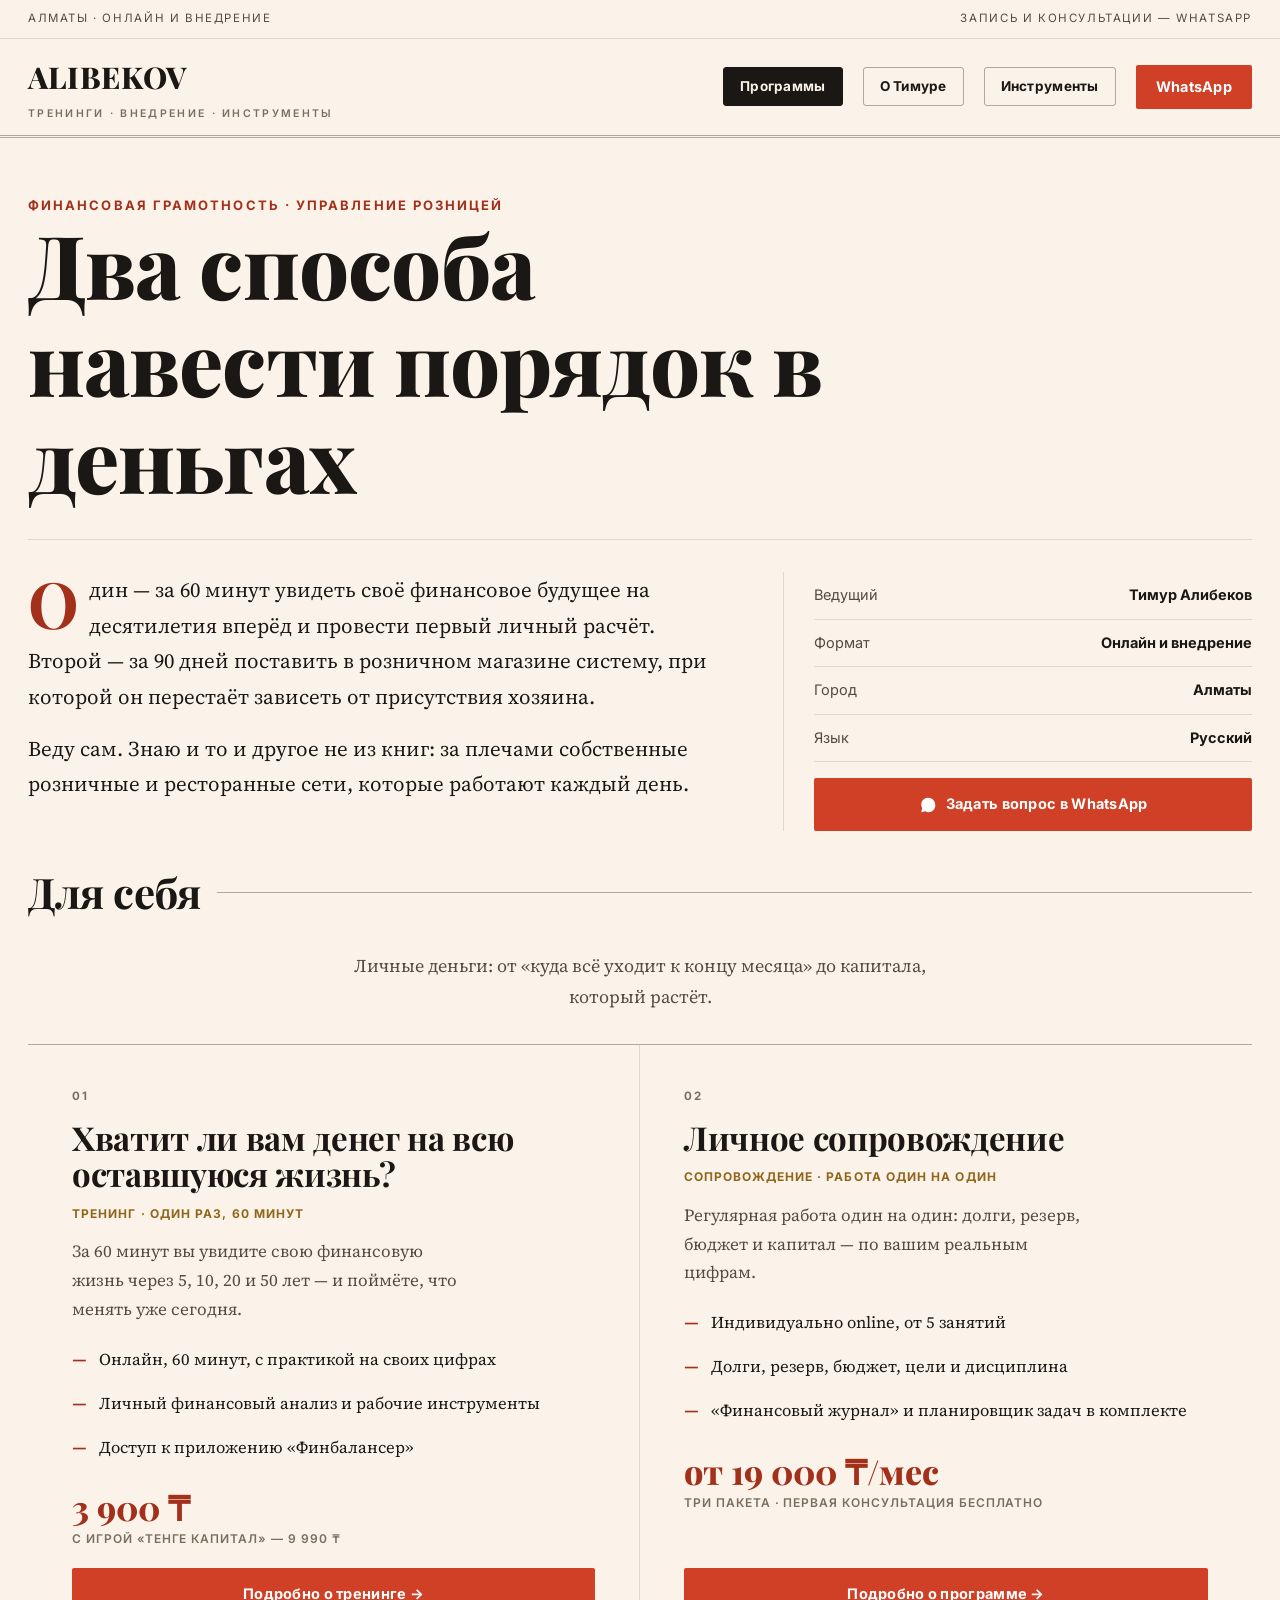
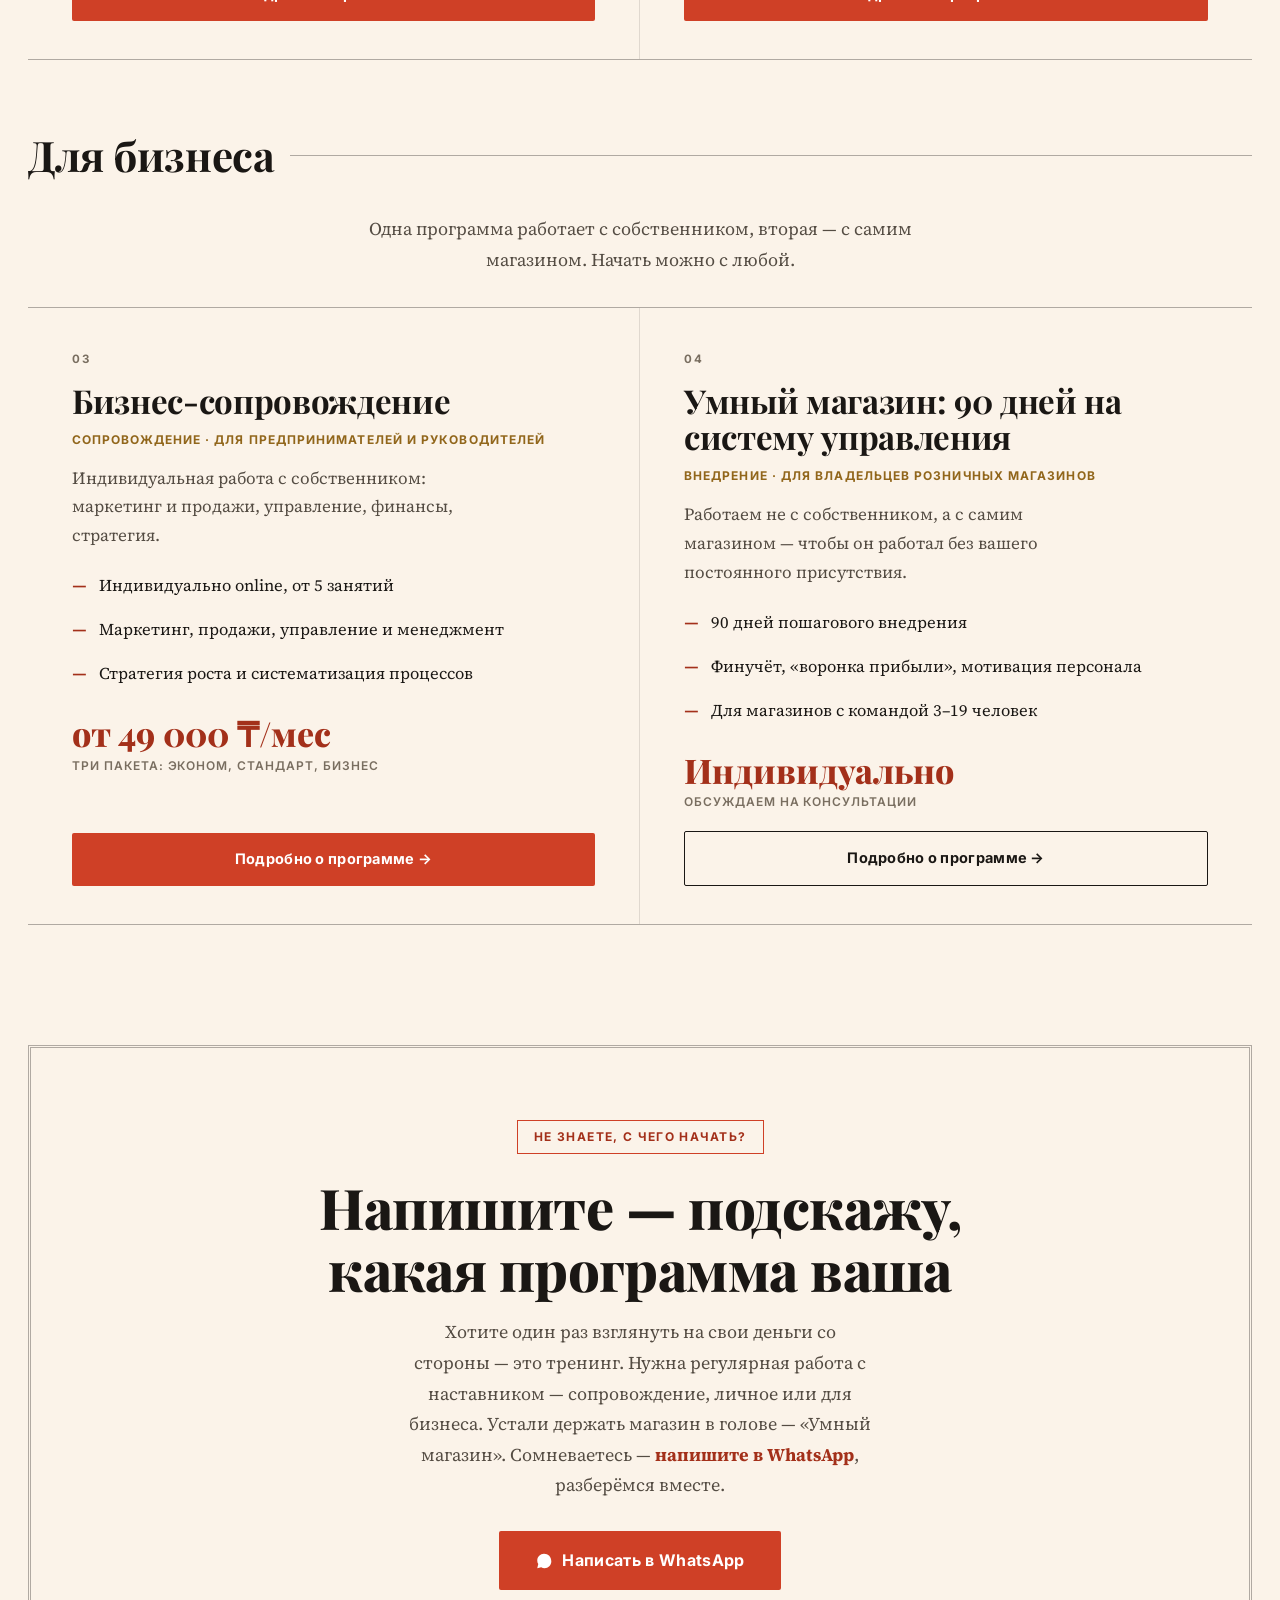
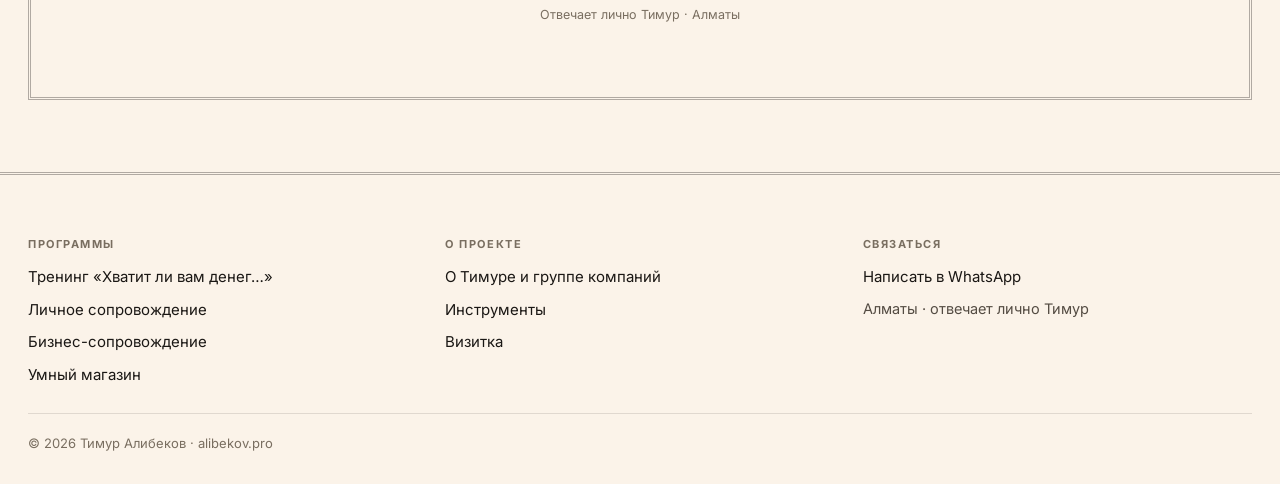
<file: index.html>
<!DOCTYPE html>
<html lang="ru">
<head>
<meta charset="UTF-8" />
<meta name="viewport" content="width=device-width, initial-scale=1.0" />
<title>Тимур Алибеков — тренинги и внедрение для владельцев бизнеса</title>
<meta name="description" content="Программы Тимура Алибекова: тренинг по личным финансам, личное и бизнес-сопровождение, внедрение системы управления магазином. Алматы, online." />
<meta name="theme-color" content="#fbf3e9" />

<!-- Google tag (gtag.js) -->
<script async src="https://www.googletagmanager.com/gtag/js?id=AW-18318471443"></script>
<script>
  window.dataLayer = window.dataLayer || [];
  function gtag(){dataLayer.push(arguments);}
  gtag('js', new Date());
  gtag('config', 'AW-18318471443');
</script>

<meta property="og:type" content="website" />
<meta property="og:title" content="Тимур Алибеков — тренинги и внедрение для владельцев бизнеса" />
<meta property="og:description" content="Два способа навести порядок в деньгах: тренинг на 60 минут и 90-дневное внедрение системы управления магазином." />
<meta property="og:locale" content="ru_RU" />
<meta property="og:url" content="https://alibekov.pro/" />
<meta property="og:image" content="https://alibekov.pro/og.png" />
<meta name="twitter:card" content="summary_large_image" />
<link rel="canonical" href="https://alibekov.pro/" />

<link rel="icon" type="image/svg+xml" href="/favicon.svg" />
<link rel="apple-touch-icon" href="/favicon.svg" />

<link rel="preconnect" href="https://fonts.googleapis.com" />
<link rel="preconnect" href="https://fonts.gstatic.com" crossorigin />
<link href="https://fonts.googleapis.com/css2?family=Playfair+Display:ital,wght@0,600;0,700;0,800;1,600;1,700&family=Source+Serif+4:ital,opsz,wght@0,8..60,400;0,8..60,600;1,8..60,400&family=Inter:wght@500;600;700&display=swap" rel="stylesheet" />

<script type="application/ld+json">
{
  "@context":"https://schema.org",
  "@type":"Person",
  "name":"Тимур Алибеков",
  "alternateName":"Алибеков Тимур Керымбекович",
  "jobTitle":"Бизнес-тренер, предприниматель",
  "url":"https://alibekov.pro/",
  "address":{"@type":"PostalAddress","addressLocality":"Алматы","addressCountry":"KZ"},
  "knowsAbout":["личный финансовый учёт","управление розничным магазином","мотивация персонала","финансовая грамотность"],
  "makesOffer":[
    {"@type":"Offer","name":"Тренинг «Хватит ли вам денег на всю оставшуюся жизнь?»","price":"3900","priceCurrency":"KZT","url":"https://alibekov.pro/seminar/"},
    {"@type":"Offer","name":"Программа «Личное сопровождение»","price":"19000","priceCurrency":"KZT","url":"https://alibekov.pro/lichnoe-soprovozhdenie/"},
    {"@type":"Offer","name":"Программа «Бизнес-сопровождение»","price":"49000","priceCurrency":"KZT","url":"https://alibekov.pro/biznes-soprovozhdenie/"},
    {"@type":"Offer","name":"Программа «Умный магазин» — внедрение системы управления","url":"https://alibekov.pro/umny-magazin/"}
  ]
}
</script>

<script>document.documentElement.className += " js";</script>
<link rel="stylesheet" href="/assets/site.css" />
</head>
<body>
<a class="skip" href="#programmy">Перейти к списку программ</a>

<!-- MASTHEAD -->
<header class="masthead" role="banner">
  <div class="wrap mast-top"><span>Алматы · Онлайн и внедрение</span><span>Запись и консультации — WhatsApp</span></div>
  <div class="wrap mast-main">
    <a class="name" href="#top" aria-label="Тимур Алибеков — на главную">ALIBEKOV<small>тренинги · внедрение · инструменты</small></a>
    <nav class="mast-actions" aria-label="Основные разделы">
      <a class="mnav" href="/#programmy" aria-current="page">Программы</a>
      <a class="mnav" href="/o-timure/">О Тимуре</a>
      <a class="mnav" href="/instrumenty/">Инструменты</a>
      <a class="btn sal cta-wa" href="#svyaz" aria-label="Написать Тимуру в WhatsApp">WhatsApp</a>
    </nav>
  </div>
</header>

<main id="top">

<!-- HERO -->
<section class="hero" aria-labelledby="hero-title">
  <div class="wrap">
    <p class="kick reveal">Финансовая грамотность · управление розницей</p>
    <h1 id="hero-title">Два способа навести порядок в деньгах</h1>
    <div class="hero-grid">
      <div class="hero-lead reveal">
        <div class="drop"><p>Один — за 60 минут увидеть своё финансовое будущее на десятилетия вперёд и провести первый личный расчёт. Второй — за 90 дней поставить в розничном магазине систему, при которой он перестаёт зависеть от присутствия хозяина.</p></div>
        <p style="margin-top:16px">Веду сам. Знаю и то и другое не из книг: за плечами собственные розничные и ресторанные сети, которые работают каждый день.</p>
      </div>
      <div class="hero-side reveal">
        <ul class="facts">
          <li><span>Ведущий</span><b>Тимур Алибеков</b></li>
          <li><span>Формат</span><b>Онлайн и внедрение</b></li>
          <li><span>Город</span><b>Алматы</b></li>
          <li><span>Язык</span><b>Русский</b></li>
        </ul>
        <a class="btn sal cta-wa" href="#svyaz">
          <svg class="wa" viewBox="0 0 32 32" fill="currentColor" aria-hidden="true"><path d="M16 3C9.4 3 4 8.3 4 14.9c0 2.3.6 4.5 1.8 6.4L4 29l7-1.8c1.8 1 3.9 1.5 6 1.5 6.6 0 12-5.3 12-11.9C29 8.3 23.6 3 16 3zm5.7 14.1c-.3-.2-1.8-.9-2.1-1-.3-.1-.5-.2-.7.2-.2.3-.8 1-1 1.2-.2.2-.4.2-.7.1-1.8-.9-3-1.6-4.2-3.6-.3-.5.3-.5.9-1.6.1-.2 0-.4 0-.5-.1-.2-.7-1.6-.9-2.2-.2-.6-.5-.5-.7-.5h-.6c-.2 0-.5.1-.8.4-.3.3-1 1-1 2.5s1.1 2.9 1.2 3.1c.2.2 2.1 3.3 5.2 4.6 1.9.8 2.7.9 3.6.8.6-.1 1.8-.7 2-1.4.3-.7.3-1.3.2-1.4z"/></svg>
          Задать вопрос в WhatsApp
        </a>
      </div>
    </div>
  </div>
</section>

<!-- ПРОГРАММЫ: ДЛЯ СЕБЯ -->
<section id="programmy" style="padding-top:14px" aria-labelledby="personal-title">
  <div class="wrap">
    <div class="sec-rule reveal"><h2 id="personal-title">Для себя</h2><span class="ln" aria-hidden="true"></span></div>
    <p class="group-lead reveal">Личные деньги: от «куда всё уходит к концу месяца» до капитала, который растёт.</p>
    <div class="offers">

      <article class="offer reveal" aria-labelledby="offer-seminar">
        <p class="num" aria-hidden="true">01</p>
        <h3 id="offer-seminar">Хватит ли вам денег на всю оставшуюся жизнь?</h3>
        <p class="for">Тренинг · один раз, 60 минут</p>
        <p class="lead">За 60 минут вы увидите свою финансовую жизнь через 5, 10, 20 и 50 лет — и поймёте, что менять уже сегодня.</p>
        <ul>
          <li><span class="t" aria-hidden="true">—</span>Онлайн, 60 минут, с практикой на своих цифрах</li>
          <li><span class="t" aria-hidden="true">—</span>Личный финансовый анализ и рабочие инструменты</li>
          <li><span class="t" aria-hidden="true">—</span>Доступ к приложению «Финбалансер»</li>
        </ul>
        <p class="price">3 900 ₸<span>с игрой «Тенге Капитал» — 9 990 ₸</span></p>
        <p class="act"><a class="btn sal" href="/seminar/" aria-label="Подробно о тренинге «Хватит ли вам денег на всю оставшуюся жизнь?»">Подробно о тренинге →</a></p>
      </article>

      <article class="offer reveal" aria-labelledby="offer-lichnoe">
        <p class="num" aria-hidden="true">02</p>
        <h3 id="offer-lichnoe">Личное сопровождение</h3>
        <p class="for">Сопровождение · работа один на один</p>
        <p class="lead">Регулярная работа один на один: долги, резерв, бюджет и капитал — по вашим реальным цифрам.</p>
        <ul>
          <li><span class="t" aria-hidden="true">—</span>Индивидуально online, от 5 занятий</li>
          <li><span class="t" aria-hidden="true">—</span>Долги, резерв, бюджет, цели и дисциплина</li>
          <li><span class="t" aria-hidden="true">—</span>«Финансовый журнал» и планировщик задач в комплекте</li>
        </ul>
        <p class="price">от 19 000 ₸/мес<span>три пакета · первая консультация бесплатно</span></p>
        <p class="act"><a class="btn sal" href="/lichnoe-soprovozhdenie/" aria-label="Подробно о программе «Личное сопровождение»">Подробно о программе →</a></p>
      </article>

    </div>
  </div>
</section>

<!-- ПРОГРАММЫ: ДЛЯ БИЗНЕСА -->
<section id="dlya-biznesa" style="padding-top:0" aria-labelledby="business-title">
  <div class="wrap">
    <div class="sec-rule reveal"><h2 id="business-title">Для бизнеса</h2><span class="ln" aria-hidden="true"></span></div>
    <p class="group-lead reveal">Одна программа работает с собственником, вторая — с самим магазином. Начать можно с любой.</p>
    <div class="offers">

      <article class="offer reveal" aria-labelledby="offer-biznes">
        <p class="num" aria-hidden="true">03</p>
        <h3 id="offer-biznes">Бизнес-сопровождение</h3>
        <p class="for">Сопровождение · для предпринимателей и руководителей</p>
        <p class="lead">Индивидуальная работа с собственником: маркетинг и продажи, управление, финансы, стратегия.</p>
        <ul>
          <li><span class="t" aria-hidden="true">—</span>Индивидуально online, от 5 занятий</li>
          <li><span class="t" aria-hidden="true">—</span>Маркетинг, продажи, управление и менеджмент</li>
          <li><span class="t" aria-hidden="true">—</span>Стратегия роста и систематизация процессов</li>
        </ul>
        <p class="price">от 49 000 ₸/мес<span>три пакета: Эконом, Стандарт, Бизнес</span></p>
        <p class="act"><a class="btn sal" href="/biznes-soprovozhdenie/" aria-label="Подробно о программе «Бизнес-сопровождение»">Подробно о программе →</a></p>
      </article>

      <article class="offer reveal" aria-labelledby="offer-magazin">
        <p class="num" aria-hidden="true">04</p>
        <h3 id="offer-magazin">Умный магазин: 90 дней на систему управления</h3>
        <p class="for">Внедрение · для владельцев розничных магазинов</p>
        <p class="lead">Работаем не с собственником, а с самим магазином — чтобы он работал без вашего постоянного присутствия.</p>
        <ul>
          <li><span class="t" aria-hidden="true">—</span>90 дней пошагового внедрения</li>
          <li><span class="t" aria-hidden="true">—</span>Финучёт, «воронка прибыли», мотивация персонала</li>
          <li><span class="t" aria-hidden="true">—</span>Для магазинов с командой 3–19 человек</li>
        </ul>
        <p class="price">Индивидуально<span>обсуждаем на консультации</span></p>
        <p class="act"><a class="btn line" href="/umny-magazin/" aria-label="Подробно о программе «Умный магазин»">Подробно о программе →</a></p>
      </article>

    </div>
  </div>
</section>

<!-- СВЯЗЬ -->
<section id="svyaz" aria-labelledby="final-title">
  <div class="wrap">
    <div class="final reveal">
      <p class="scarce">Не знаете, с чего начать?</p>
      <h2 id="final-title">Напишите — подскажу, какая программа ваша</h2>
      <p>Хотите один раз взглянуть на свои деньги со стороны — это тренинг. Нужна регулярная работа с наставником — сопровождение, личное или для бизнеса. Устали держать магазин в голове — «Умный магазин». Сомневаетесь — <b>напишите в WhatsApp</b>, разберёмся вместе.</p>
      <a class="btn sal cta-wa" href="#" style="font-size:16px;padding:16px 36px">
        <svg class="wa" viewBox="0 0 32 32" fill="currentColor" aria-hidden="true"><path d="M16 3C9.4 3 4 8.3 4 14.9c0 2.3.6 4.5 1.8 6.4L4 29l7-1.8c1.8 1 3.9 1.5 6 1.5 6.6 0 12-5.3 12-11.9C29 8.3 23.6 3 16 3zm5.7 14.1c-.3-.2-1.8-.9-2.1-1-.3-.1-.5-.2-.7.2-.2.3-.8 1-1 1.2-.2.2-.4.2-.7.1-1.8-.9-3-1.6-4.2-3.6-.3-.5.3-.5.9-1.6.1-.2 0-.4 0-.5-.1-.2-.7-1.6-.9-2.2-.2-.6-.5-.5-.7-.5h-.6c-.2 0-.5.1-.8.4-.3.3-1 1-1 2.5s1.1 2.9 1.2 3.1c.2.2 2.1 3.3 5.2 4.6 1.9.8 2.7.9 3.6.8.6-.1 1.8-.7 2-1.4.3-.7.3-1.3.2-1.4z"/></svg>
        Написать в WhatsApp
      </a>
      <span class="sub">Отвечает лично Тимур · Алматы</span>
    </div>
  </div>
</section>

</main>

<footer role="contentinfo"><div class="wrap">
  <nav class="foot-map" aria-label="Карта сайта">
    <div>
      <p class="fm-t">Программы</p>
      <ul>
        <li><a href="/seminar/">Тренинг «Хватит ли вам денег…»</a></li>
        <li><a href="/lichnoe-soprovozhdenie/">Личное сопровождение</a></li>
        <li><a href="/biznes-soprovozhdenie/">Бизнес-сопровождение</a></li>
        <li><a href="/umny-magazin/">Умный магазин</a></li>
      </ul>
    </div>
    <div>
      <p class="fm-t">О проекте</p>
      <ul>
        <li><a href="/o-timure/">О Тимуре и группе компаний</a></li>
        <li><a href="/instrumenty/">Инструменты</a></li>
        <li><a href="/card.html">Визитка</a></li>
      </ul>
    </div>
    <div>
      <p class="fm-t">Связаться</p>
      <ul>
        <li><a class="cta-wa" href="#">Написать в WhatsApp</a></li>
        <li><span class="note">Алматы · отвечает лично Тимур</span></li>
      </ul>
    </div>
  </nav>
  <div class="foot"><span>© 2026 Тимур Алибеков · <a href="/">alibekov.pro</a></span></div>
</div></footer>

<!-- STICKY MOBILE CTA -->
<div class="sticky">
  <a class="btn sal" href="#programmy">Выбрать программу</a>
</div>

<script src="/assets/site.js"></script>
</body>
</html>
</file>
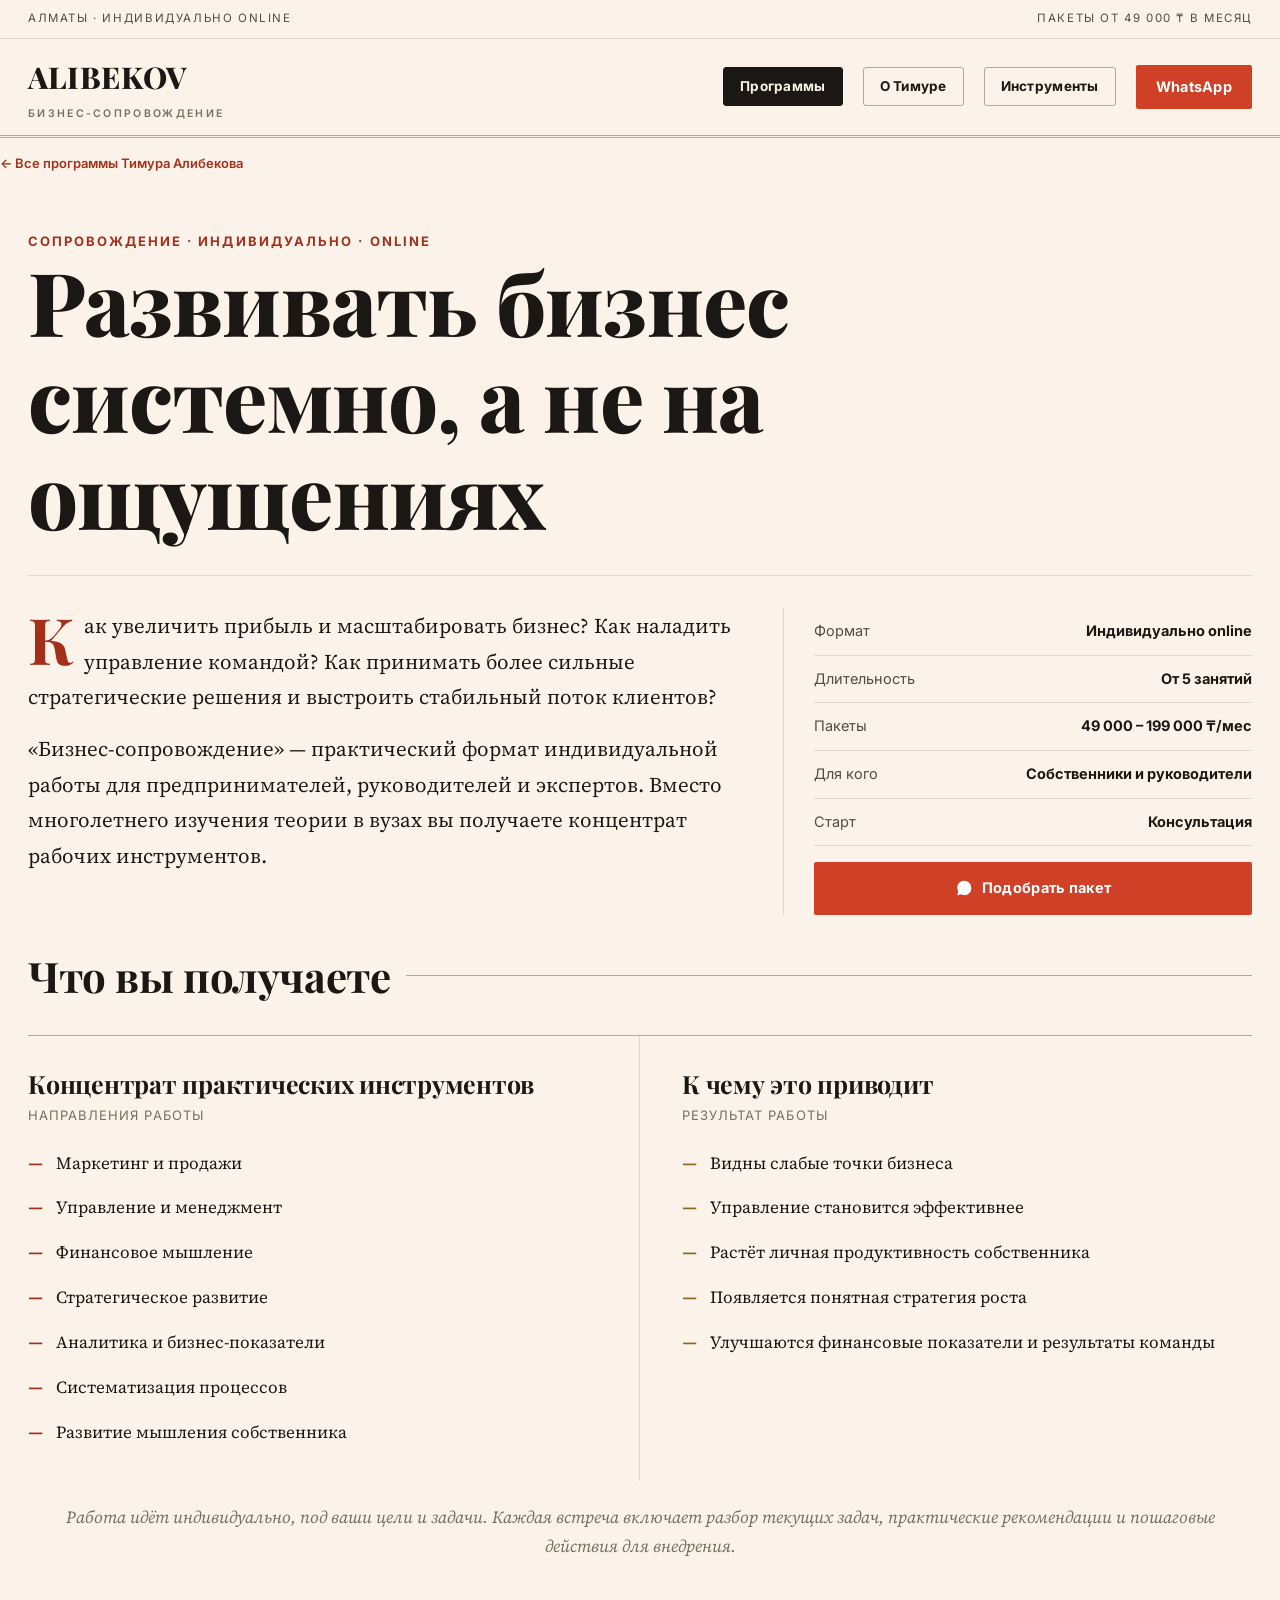
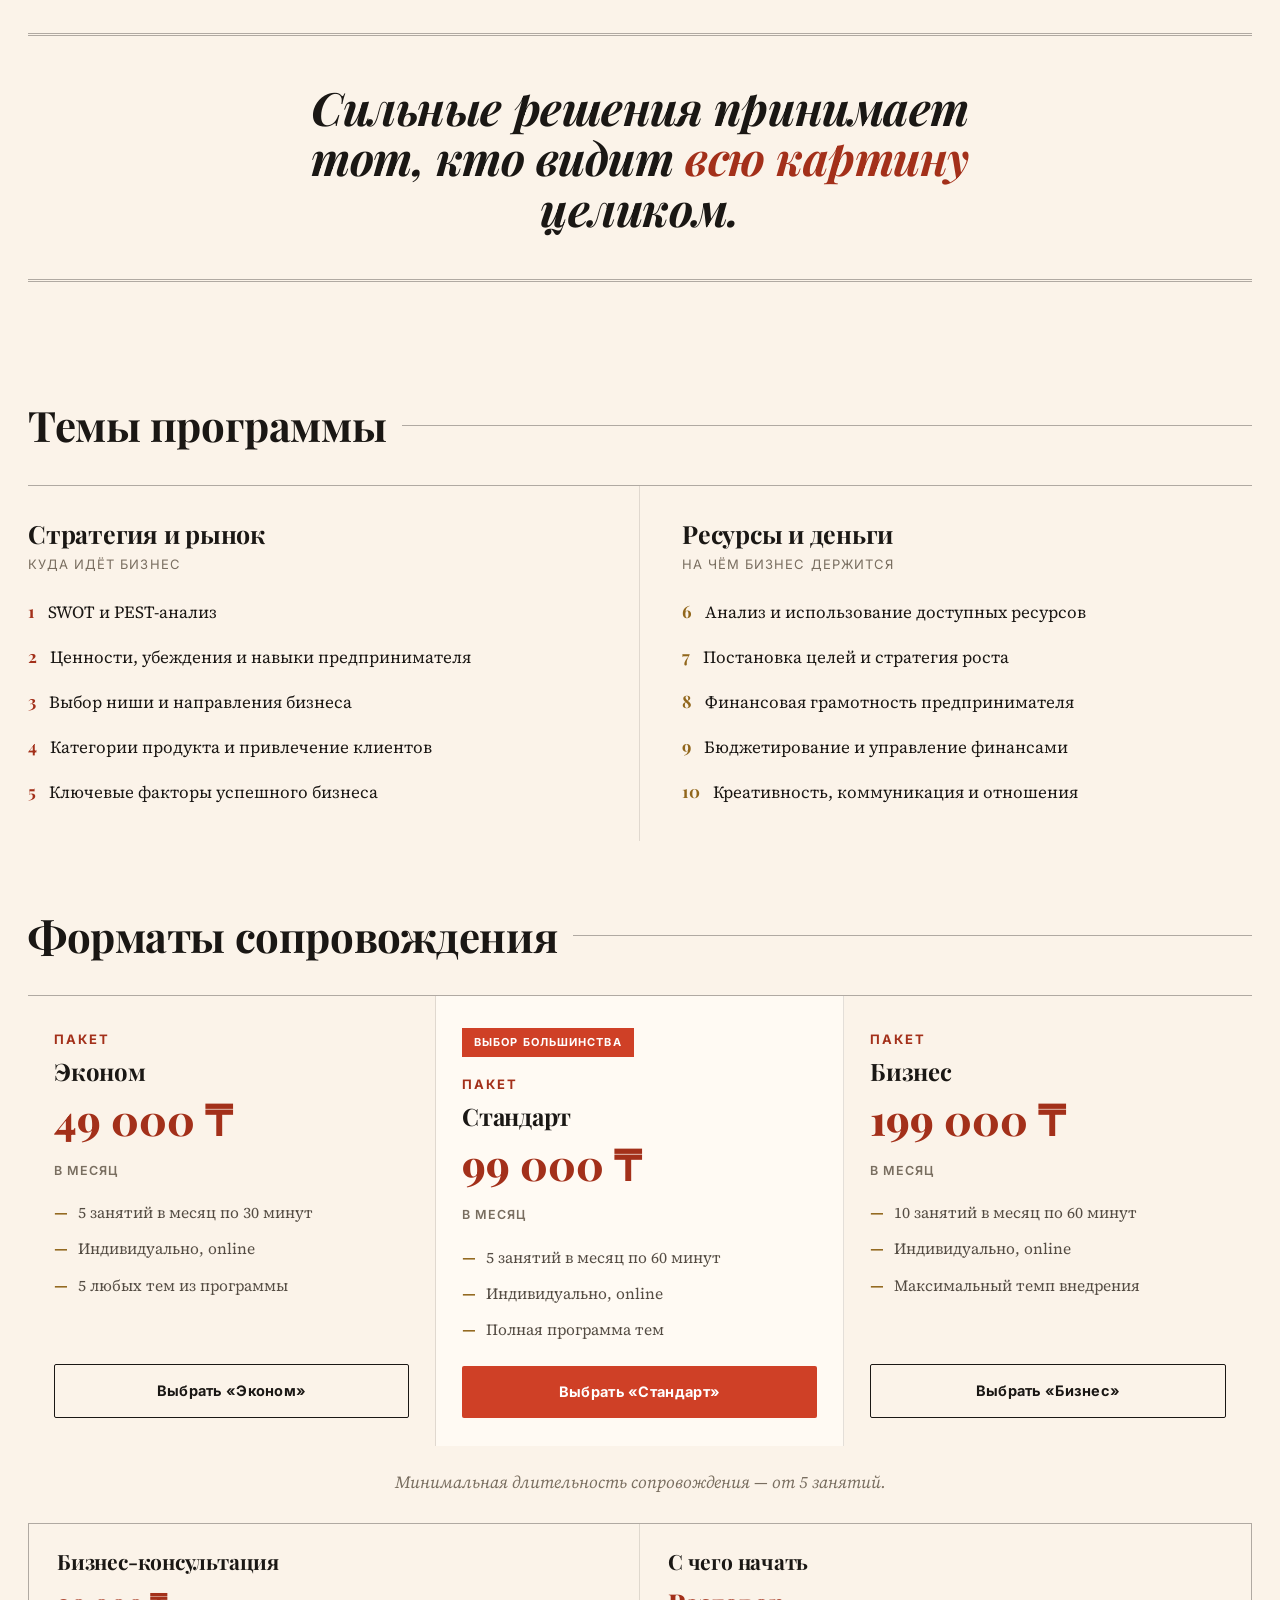
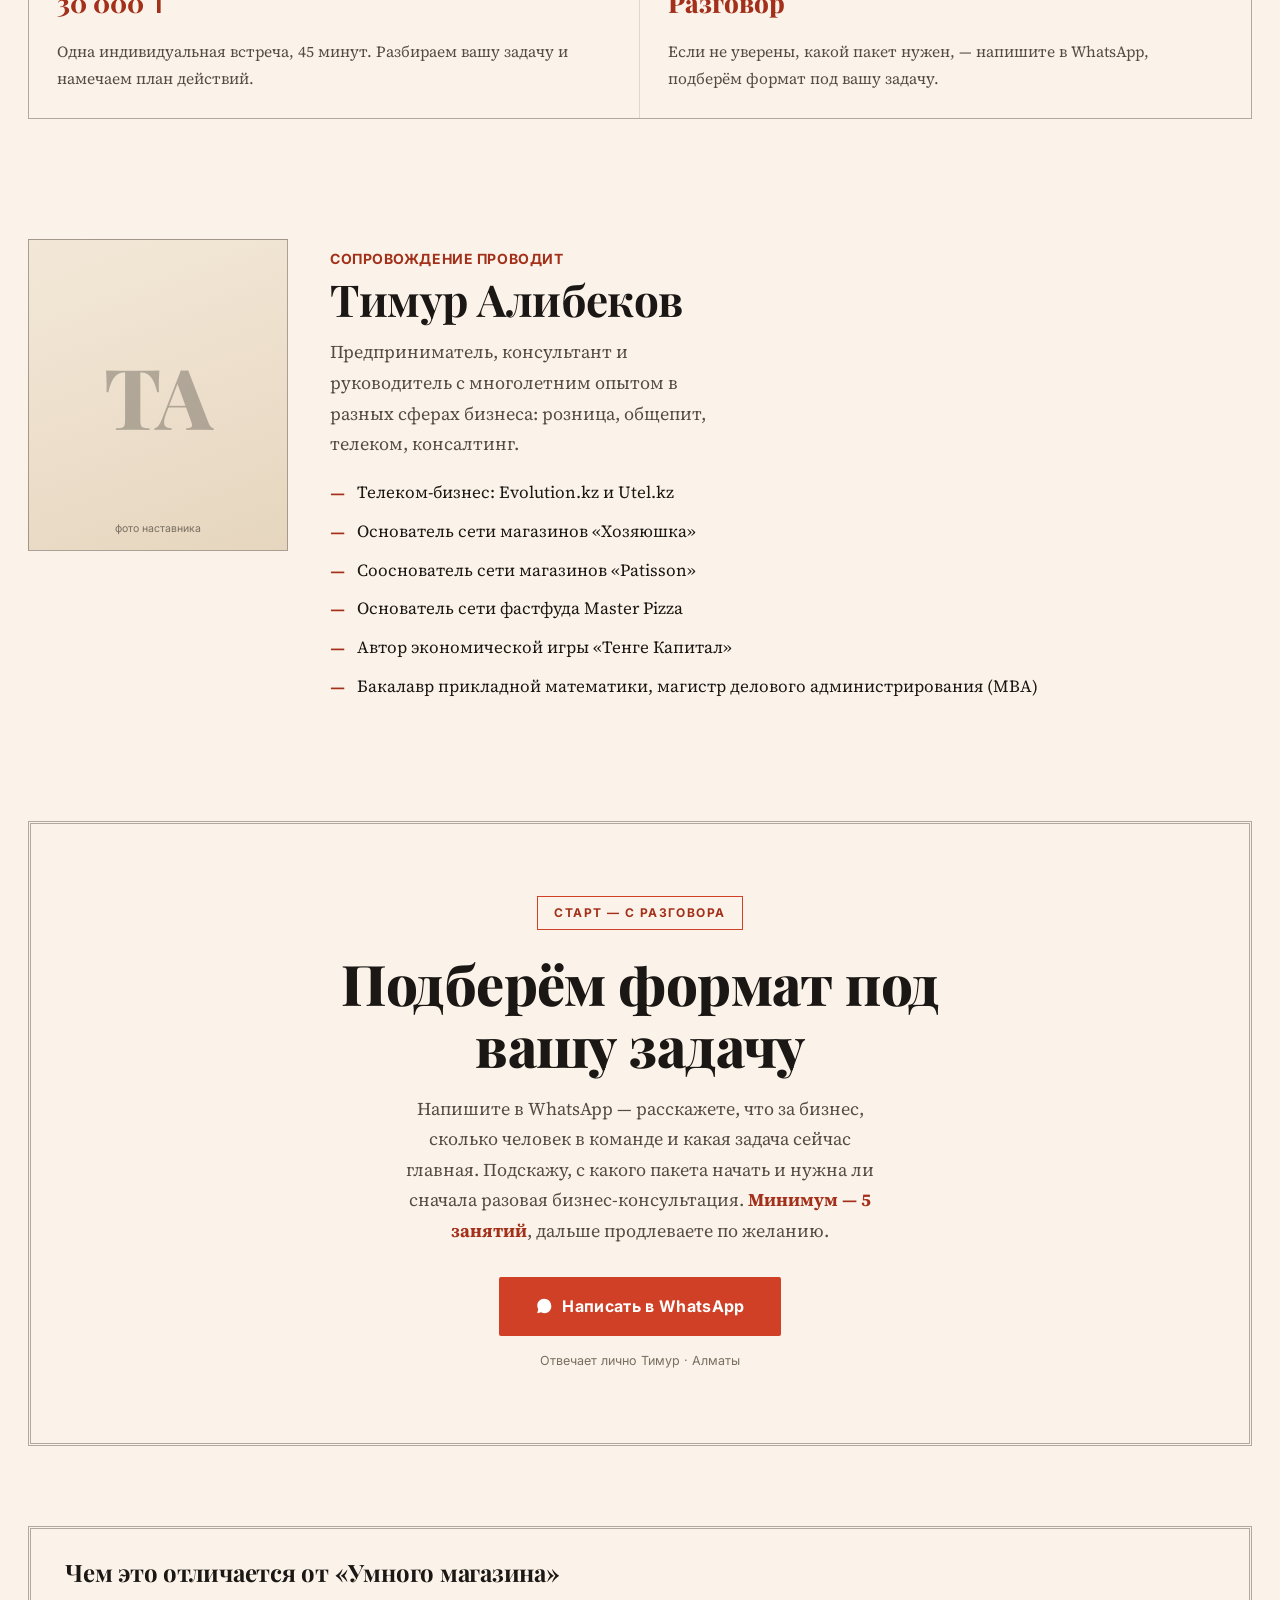
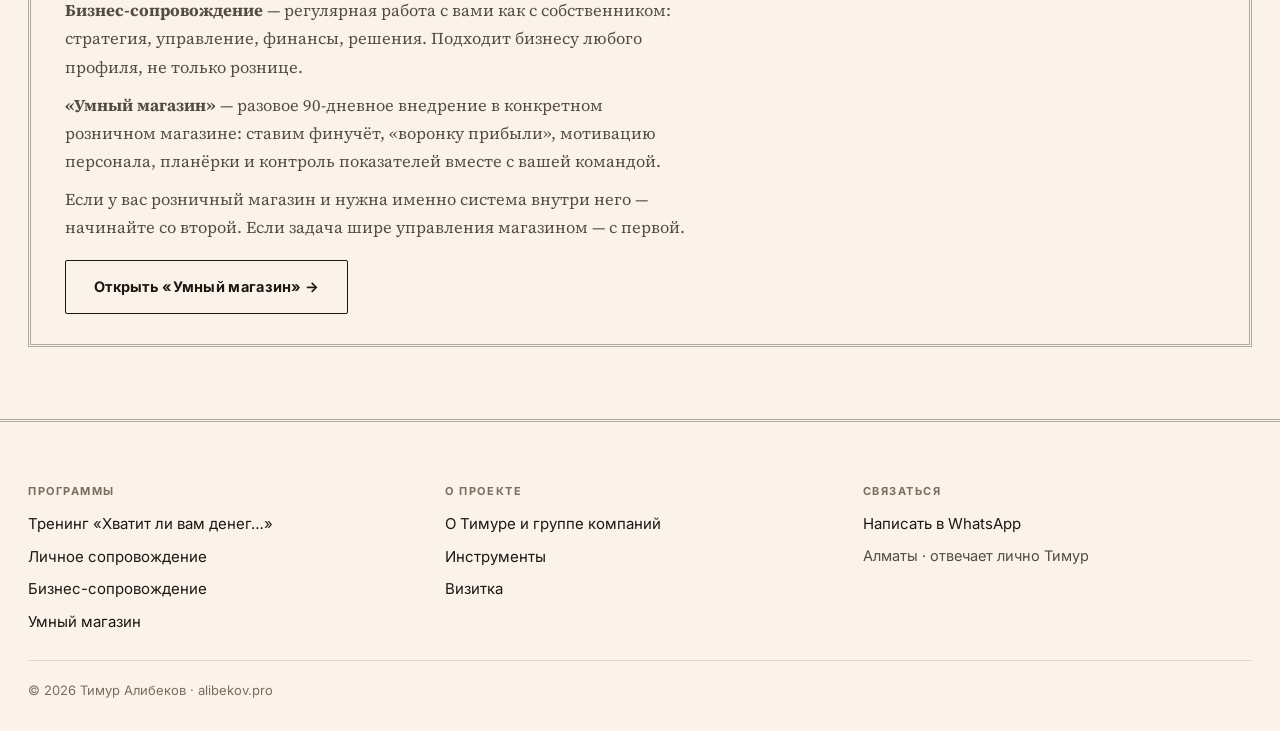
<file: biznes-soprovozhdenie/index.html>
<!DOCTYPE html>
<html lang="ru">
<head>
<meta charset="UTF-8" />
<meta name="viewport" content="width=device-width, initial-scale=1.0" />
<title>Бизнес-сопровождение — работа с собственником</title>
<meta name="description" content="Индивидуальная работа с предпринимателем: маркетинг и продажи, управление, финансы, стратегия. Пакеты от 49 000 ₸ в месяц, online." />
<meta name="theme-color" content="#fbf3e9" />

<!-- Google tag (gtag.js) -->
<script async src="https://www.googletagmanager.com/gtag/js?id=AW-18318471443"></script>
<script>
  window.dataLayer = window.dataLayer || [];
  function gtag(){dataLayer.push(arguments);}
  gtag('js', new Date());
  gtag('config', 'AW-18318471443');
</script>

<meta property="og:type" content="website" />
<meta property="og:title" content="Бизнес-сопровождение — индивидуальная работа с собственником" />
<meta property="og:description" content="Маркетинг и продажи, управление, финансы и стратегия. Разбор ваших задач и пошаговое внедрение. Пакеты от 49 000 ₸/мес." />
<meta property="og:locale" content="ru_RU" />
<meta property="og:url" content="https://alibekov.pro/biznes-soprovozhdenie/" />
<meta property="og:image" content="https://alibekov.pro/og.png" />
<meta name="twitter:card" content="summary_large_image" />
<link rel="canonical" href="https://alibekov.pro/biznes-soprovozhdenie/" />

<link rel="icon" type="image/svg+xml" href="/favicon.svg" />
<link rel="apple-touch-icon" href="/favicon.svg" />

<link rel="preconnect" href="https://fonts.googleapis.com" />
<link rel="preconnect" href="https://fonts.gstatic.com" crossorigin />
<link href="https://fonts.googleapis.com/css2?family=Playfair+Display:ital,wght@0,600;0,700;0,800;1,600;1,700&family=Source+Serif+4:ital,opsz,wght@0,8..60,400;0,8..60,600;1,8..60,400&family=Inter:wght@500;600;700&display=swap" rel="stylesheet" />

<script type="application/ld+json">
{
  "@context":"https://schema.org",
  "@type":"Service",
  "name":"Бизнес-сопровождение — индивидуальная работа с предпринимателем",
  "serviceType":"Бизнес-наставничество и консалтинг",
  "description":"Индивидуальное сопровождение предпринимателей и руководителей: маркетинг и продажи, управление и менеджмент, финансовое мышление, стратегическое развитие, аналитика и систематизация процессов.",
  "provider":{"@type":"Person","name":"Тимур Алибеков","url":"https://alibekov.pro/"},
  "areaServed":{"@type":"Country","name":"Казахстан"},
  "audience":{"@type":"BusinessAudience","name":"Предприниматели, руководители и эксперты"},
  "url":"https://alibekov.pro/biznes-soprovozhdenie/",
  "offers":[
    {"@type":"Offer","name":"Пакет «Эконом»","price":"49000","priceCurrency":"KZT"},
    {"@type":"Offer","name":"Пакет «Стандарт»","price":"99000","priceCurrency":"KZT"},
    {"@type":"Offer","name":"Пакет «Бизнес»","price":"199000","priceCurrency":"KZT"}
  ]
}
</script>

<script>document.documentElement.className += " js";</script>
<link rel="stylesheet" href="/assets/site.css" />
</head>
<body>
<a class="skip" href="#zayavka">Перейти к записи на сопровождение</a>

<!-- MASTHEAD -->
<header class="masthead" role="banner">
  <div class="wrap mast-top"><span>Алматы · Индивидуально online</span><span>Пакеты от 49 000 ₸ в месяц</span></div>
  <div class="wrap mast-main">
    <a class="name" href="/" aria-label="Тимур Алибеков — на главную">ALIBEKOV<small>бизнес-сопровождение</small></a>
    <nav class="mast-actions" aria-label="Основные разделы">
      <a class="mnav" href="/#programmy" aria-current="page">Программы</a>
      <a class="mnav" href="/o-timure/">О Тимуре</a>
      <a class="mnav" href="/instrumenty/">Инструменты</a>
      <a class="btn sal cta-wa" data-wa-text="biznes" href="#zayavka" aria-label="Написать Тимуру в WhatsApp">WhatsApp</a>
    </nav>
  </div>
</header>

<main id="top">

<p class="wrap crumb"><a href="/">← Все программы Тимура Алибекова</a></p>

<!-- HERO -->
<section class="hero" aria-labelledby="hero-title">
  <div class="wrap">
    <p class="kick reveal">Сопровождение · индивидуально · online</p>
    <h1 id="hero-title">Развивать бизнес системно, а не на ощущениях</h1>
    <div class="hero-grid">
      <div class="hero-lead reveal">
        <div class="drop"><p>Как увеличить прибыль и масштабировать бизнес? Как наладить управление командой? Как принимать более сильные стратегические решения и выстроить стабильный поток клиентов?</p></div>
        <p style="margin-top:16px">«Бизнес-сопровождение» — практический формат индивидуальной работы для предпринимателей, руководителей и экспертов. Вместо многолетнего изучения теории в вузах вы получаете концентрат рабочих инструментов.</p>
      </div>
      <div class="hero-side reveal">
        <ul class="facts">
          <li><span>Формат</span><b>Индивидуально online</b></li>
          <li><span>Длительность</span><b>От 5 занятий</b></li>
          <li><span>Пакеты</span><b>49 000 – 199 000 ₸/мес</b></li>
          <li><span>Для кого</span><b>Собственники и руководители</b></li>
          <li><span>Старт</span><b>Консультация</b></li>
        </ul>
        <a class="btn sal cta-wa" data-wa-text="biznes" href="#zayavka">
          <svg class="wa" viewBox="0 0 32 32" fill="currentColor" aria-hidden="true"><path d="M16 3C9.4 3 4 8.3 4 14.9c0 2.3.6 4.5 1.8 6.4L4 29l7-1.8c1.8 1 3.9 1.5 6 1.5 6.6 0 12-5.3 12-11.9C29 8.3 23.6 3 16 3zm5.7 14.1c-.3-.2-1.8-.9-2.1-1-.3-.1-.5-.2-.7.2-.2.3-.8 1-1 1.2-.2.2-.4.2-.7.1-1.8-.9-3-1.6-4.2-3.6-.3-.5.3-.5.9-1.6.1-.2 0-.4 0-.5-.1-.2-.7-1.6-.9-2.2-.2-.6-.5-.5-.7-.5h-.6c-.2 0-.5.1-.8.4-.3.3-1 1-1 2.5s1.1 2.9 1.2 3.1c.2.2 2.1 3.3 5.2 4.6 1.9.8 2.7.9 3.6.8.6-.1 1.8-.7 2-1.4.3-.7.3-1.3.2-1.4z"/></svg>
          Подобрать пакет
        </a>
      </div>
    </div>
  </div>
</section>

<!-- ЧТО ПОЛУЧАЕТЕ -->
<section style="padding-top:14px" aria-labelledby="what-title">
  <div class="wrap">
    <div class="sec-rule reveal"><h2 id="what-title">Что вы получаете</h2><span class="ln" aria-hidden="true"></span></div>
    <div class="cols">
      <div class="col reveal">
        <h3>Концентрат практических инструментов</h3>
        <p class="cs">Направления работы</p>
        <ul class="ll">
          <li><span class="t" aria-hidden="true">—</span>Маркетинг и продажи</li>
          <li><span class="t" aria-hidden="true">—</span>Управление и менеджмент</li>
          <li><span class="t" aria-hidden="true">—</span>Финансовое мышление</li>
          <li><span class="t" aria-hidden="true">—</span>Стратегическое развитие</li>
          <li><span class="t" aria-hidden="true">—</span>Аналитика и бизнес-показатели</li>
          <li><span class="t" aria-hidden="true">—</span>Систематизация процессов</li>
          <li><span class="t" aria-hidden="true">—</span>Развитие мышления собственника</li>
        </ul>
      </div>
      <div class="col get reveal">
        <h3>К чему это приводит</h3>
        <p class="cs">Результат работы</p>
        <ul class="ll">
          <li><span class="t" aria-hidden="true">—</span>Видны слабые точки бизнеса</li>
          <li><span class="t" aria-hidden="true">—</span>Управление становится эффективнее</li>
          <li><span class="t" aria-hidden="true">—</span>Растёт личная продуктивность собственника</li>
          <li><span class="t" aria-hidden="true">—</span>Появляется понятная стратегия роста</li>
          <li><span class="t" aria-hidden="true">—</span>Улучшаются финансовые показатели и результаты команды</li>
        </ul>
      </div>
    </div>
    <p class="prep-note reveal">Работа идёт индивидуально, под ваши цели и задачи. Каждая встреча включает разбор текущих задач, практические рекомендации и пошаговые действия для внедрения.</p>
  </div>
</section>

<!-- BAND -->
<section style="padding-top:0">
  <div class="wrap">
    <div class="band reveal">
      <h2>Сильные решения принимает тот, кто видит <em>всю картину</em> целиком.</h2>
    </div>
  </div>
</section>

<!-- ТЕМЫ -->
<section aria-labelledby="topics-title">
  <div class="wrap">
    <div class="sec-rule reveal"><h2 id="topics-title">Темы программы</h2><span class="ln" aria-hidden="true"></span></div>
    <div class="cols">
      <div class="col reveal">
        <h3>Стратегия и рынок</h3>
        <p class="cs">Куда идёт бизнес</p>
        <ul class="ll">
          <li><span class="t" aria-hidden="true">1</span>SWOT и PEST-анализ</li>
          <li><span class="t" aria-hidden="true">2</span>Ценности, убеждения и навыки предпринимателя</li>
          <li><span class="t" aria-hidden="true">3</span>Выбор ниши и направления бизнеса</li>
          <li><span class="t" aria-hidden="true">4</span>Категории продукта и привлечение клиентов</li>
          <li><span class="t" aria-hidden="true">5</span>Ключевые факторы успешного бизнеса</li>
        </ul>
      </div>
      <div class="col get reveal">
        <h3>Ресурсы и деньги</h3>
        <p class="cs">На чём бизнес держится</p>
        <ul class="ll">
          <li><span class="t" aria-hidden="true">6</span>Анализ и использование доступных ресурсов</li>
          <li><span class="t" aria-hidden="true">7</span>Постановка целей и стратегия роста</li>
          <li><span class="t" aria-hidden="true">8</span>Финансовая грамотность предпринимателя</li>
          <li><span class="t" aria-hidden="true">9</span>Бюджетирование и управление финансами</li>
          <li><span class="t" aria-hidden="true">10</span>Креативность, коммуникация и отношения</li>
        </ul>
      </div>
    </div>
  </div>
</section>

<!-- ПАКЕТЫ -->
<section style="padding-top:0" aria-labelledby="pack-title">
  <div class="wrap">
    <div class="sec-rule reveal"><h2 id="pack-title">Форматы сопровождения</h2><span class="ln" aria-hidden="true"></span></div>
    <div class="tariffs three reveal">

      <div class="tariff">
        <p class="kick">Пакет</p>
        <h3>Эконом</h3>
        <p class="p">49 000 ₸<span>в месяц</span></p>
        <ul class="inc">
          <li><span class="t" aria-hidden="true">—</span>5 занятий в месяц по 30 минут</li>
          <li><span class="t" aria-hidden="true">—</span>Индивидуально, online</li>
          <li><span class="t" aria-hidden="true">—</span>5 любых тем из программы</li>
        </ul>
        <a class="btn line cta-wa" data-wa-text="biznes" href="#zayavka">Выбрать «Эконом»</a>
      </div>

      <div class="tariff reco">
        <span class="badge">Выбор большинства</span>
        <p class="kick">Пакет</p>
        <h3>Стандарт</h3>
        <p class="p">99 000 ₸<span>в месяц</span></p>
        <ul class="inc">
          <li><span class="t" aria-hidden="true">—</span>5 занятий в месяц по 60 минут</li>
          <li><span class="t" aria-hidden="true">—</span>Индивидуально, online</li>
          <li><span class="t" aria-hidden="true">—</span>Полная программа тем</li>
        </ul>
        <a class="btn sal cta-wa" data-wa-text="biznes" href="#zayavka">Выбрать «Стандарт»</a>
      </div>

      <div class="tariff">
        <p class="kick">Пакет</p>
        <h3>Бизнес</h3>
        <p class="p">199 000 ₸<span>в месяц</span></p>
        <ul class="inc">
          <li><span class="t" aria-hidden="true">—</span>10 занятий в месяц по 60 минут</li>
          <li><span class="t" aria-hidden="true">—</span>Индивидуально, online</li>
          <li><span class="t" aria-hidden="true">—</span>Максимальный темп внедрения</li>
        </ul>
        <a class="btn line cta-wa" data-wa-text="biznes" href="#zayavka">Выбрать «Бизнес»</a>
      </div>

    </div>
    <p class="prep-note reveal">Минимальная длительность сопровождения — от 5 занятий.</p>

    <div class="extras reveal">
      <div class="ex">
        <h3>Бизнес-консультация</h3>
        <p class="pr">30 000 ₸</p>
        <p>Одна индивидуальная встреча, 45 минут. Разбираем вашу задачу и намечаем план действий.</p>
      </div>
      <div class="ex">
        <h3>С чего начать</h3>
        <p class="pr">Разговор</p>
        <p>Если не уверены, какой пакет нужен, — напишите в WhatsApp, подберём формат под вашу задачу.</p>
      </div>
    </div>
  </div>
</section>

<!-- ВЕДУЩИЙ -->
<section aria-labelledby="host-title">
  <div class="wrap"><div class="host">
    <div class="photo reveal" role="img" aria-label="Портрет Тимура Алибекова (будет добавлен)">
      <span class="mono" aria-hidden="true">ТА</span><small aria-hidden="true">фото наставника</small>
    </div>
    <div class="reveal">
      <p class="role">Сопровождение проводит</p>
      <h2 id="host-title">Тимур Алибеков</h2>
      <p class="bio-lead">Предприниматель, консультант и руководитель с многолетним опытом в разных сферах бизнеса: розница, общепит, телеком, консалтинг.</p>
      <ul class="bio">
        <li><b aria-hidden="true">—</b>Телеком-бизнес: Evolution.kz и Utel.kz</li>
        <li><b aria-hidden="true">—</b>Основатель сети магазинов «Хозяюшка»</li>
        <li><b aria-hidden="true">—</b>Сооснователь сети магазинов «Patisson»</li>
        <li><b aria-hidden="true">—</b>Основатель сети фастфуда Master Pizza</li>
        <li><b aria-hidden="true">—</b>Автор экономической игры «Тенге Капитал»</li>
        <li><b aria-hidden="true">—</b>Бакалавр прикладной математики, магистр делового администрирования (MBA)</li>
      </ul>
    </div>
  </div></div>
</section>

<!-- ЗАЯВКА -->
<section id="zayavka" aria-labelledby="final-title">
  <div class="wrap">
    <div class="final reveal">
      <p class="scarce">Старт — с разговора</p>
      <h2 id="final-title">Подберём формат под вашу задачу</h2>
      <p>Напишите в WhatsApp — расскажете, что за бизнес, сколько человек в команде и какая задача сейчас главная. Подскажу, с какого пакета начать и нужна ли сначала разовая бизнес-консультация. <b>Минимум — 5 занятий</b>, дальше продлеваете по желанию.</p>
      <a class="btn sal cta-wa" data-wa-text="biznes" href="#" style="font-size:16px;padding:16px 36px">
        <svg class="wa" viewBox="0 0 32 32" fill="currentColor" aria-hidden="true"><path d="M16 3C9.4 3 4 8.3 4 14.9c0 2.3.6 4.5 1.8 6.4L4 29l7-1.8c1.8 1 3.9 1.5 6 1.5 6.6 0 12-5.3 12-11.9C29 8.3 23.6 3 16 3zm5.7 14.1c-.3-.2-1.8-.9-2.1-1-.3-.1-.5-.2-.7.2-.2.3-.8 1-1 1.2-.2.2-.4.2-.7.1-1.8-.9-3-1.6-4.2-3.6-.3-.5.3-.5.9-1.6.1-.2 0-.4 0-.5-.1-.2-.7-1.6-.9-2.2-.2-.6-.5-.5-.7-.5h-.6c-.2 0-.5.1-.8.4-.3.3-1 1-1 2.5s1.1 2.9 1.2 3.1c.2.2 2.1 3.3 5.2 4.6 1.9.8 2.7.9 3.6.8.6-.1 1.8-.7 2-1.4.3-.7.3-1.3.2-1.4z"/></svg>
        Написать в WhatsApp
      </a>
      <span class="sub">Отвечает лично Тимур · Алматы</span>
    </div>
  </div>
</section>

<!-- РАЗВОДКА С «УМНЫМ МАГАЗИНОМ» -->
<section style="padding-top:0" aria-labelledby="other-title">
  <div class="wrap">
    <div class="compare reveal">
      <h2 id="other-title">Чем это отличается от «Умного магазина»</h2>
      <p><b>Бизнес-сопровождение</b> — регулярная работа с вами как с собственником: стратегия, управление, финансы, решения. Подходит бизнесу любого профиля, не только рознице.</p>
      <p><b>«Умный магазин»</b> — разовое 90-дневное внедрение в конкретном розничном магазине: ставим финучёт, «воронку прибыли», мотивацию персонала, планёрки и контроль показателей вместе с вашей командой.</p>
      <p>Если у вас розничный магазин и нужна именно система внутри него — начинайте со второй. Если задача шире управления магазином — с первой.</p>
      <a class="btn line" href="/umny-magazin/">Открыть «Умный магазин» →</a>
    </div>
  </div>
</section>

</main>

<footer role="contentinfo"><div class="wrap">
  <nav class="foot-map" aria-label="Карта сайта">
    <div>
      <p class="fm-t">Программы</p>
      <ul>
        <li><a href="/seminar/">Тренинг «Хватит ли вам денег…»</a></li>
        <li><a href="/lichnoe-soprovozhdenie/">Личное сопровождение</a></li>
        <li><a href="/biznes-soprovozhdenie/">Бизнес-сопровождение</a></li>
        <li><a href="/umny-magazin/">Умный магазин</a></li>
      </ul>
    </div>
    <div>
      <p class="fm-t">О проекте</p>
      <ul>
        <li><a href="/o-timure/">О Тимуре и группе компаний</a></li>
        <li><a href="/instrumenty/">Инструменты</a></li>
        <li><a href="/card.html">Визитка</a></li>
      </ul>
    </div>
    <div>
      <p class="fm-t">Связаться</p>
      <ul>
        <li><a class="cta-wa" href="#">Написать в WhatsApp</a></li>
        <li><span class="note">Алматы · отвечает лично Тимур</span></li>
      </ul>
    </div>
  </nav>
  <div class="foot"><span>© 2026 Тимур Алибеков · <a href="/">alibekov.pro</a></span></div>
</div></footer>

<!-- STICKY MOBILE CTA -->
<div class="sticky">
  <a class="btn sal cta-wa" data-wa-text="biznes" href="#zayavka">
    <svg class="wa" viewBox="0 0 32 32" fill="currentColor" aria-hidden="true"><path d="M16 3C9.4 3 4 8.3 4 14.9c0 2.3.6 4.5 1.8 6.4L4 29l7-1.8c1.8 1 3.9 1.5 6 1.5 6.6 0 12-5.3 12-11.9C29 8.3 23.6 3 16 3zm5.7 14.1c-.3-.2-1.8-.9-2.1-1-.3-.1-.5-.2-.7.2-.2.3-.8 1-1 1.2-.2.2-.4.2-.7.1-1.8-.9-3-1.6-4.2-3.6-.3-.5.3-.5.9-1.6.1-.2 0-.4 0-.5-.1-.2-.7-1.6-.9-2.2-.2-.6-.5-.5-.7-.5h-.6c-.2 0-.5.1-.8.4-.3.3-1 1-1 2.5s1.1 2.9 1.2 3.1c.2.2 2.1 3.3 5.2 4.6 1.9.8 2.7.9 3.6.8.6-.1 1.8-.7 2-1.4.3-.7.3-1.3.2-1.4z"/></svg>
    Подобрать пакет
  </a>
</div>

<script src="/assets/site.js"></script>
</body>
</html>
</file>
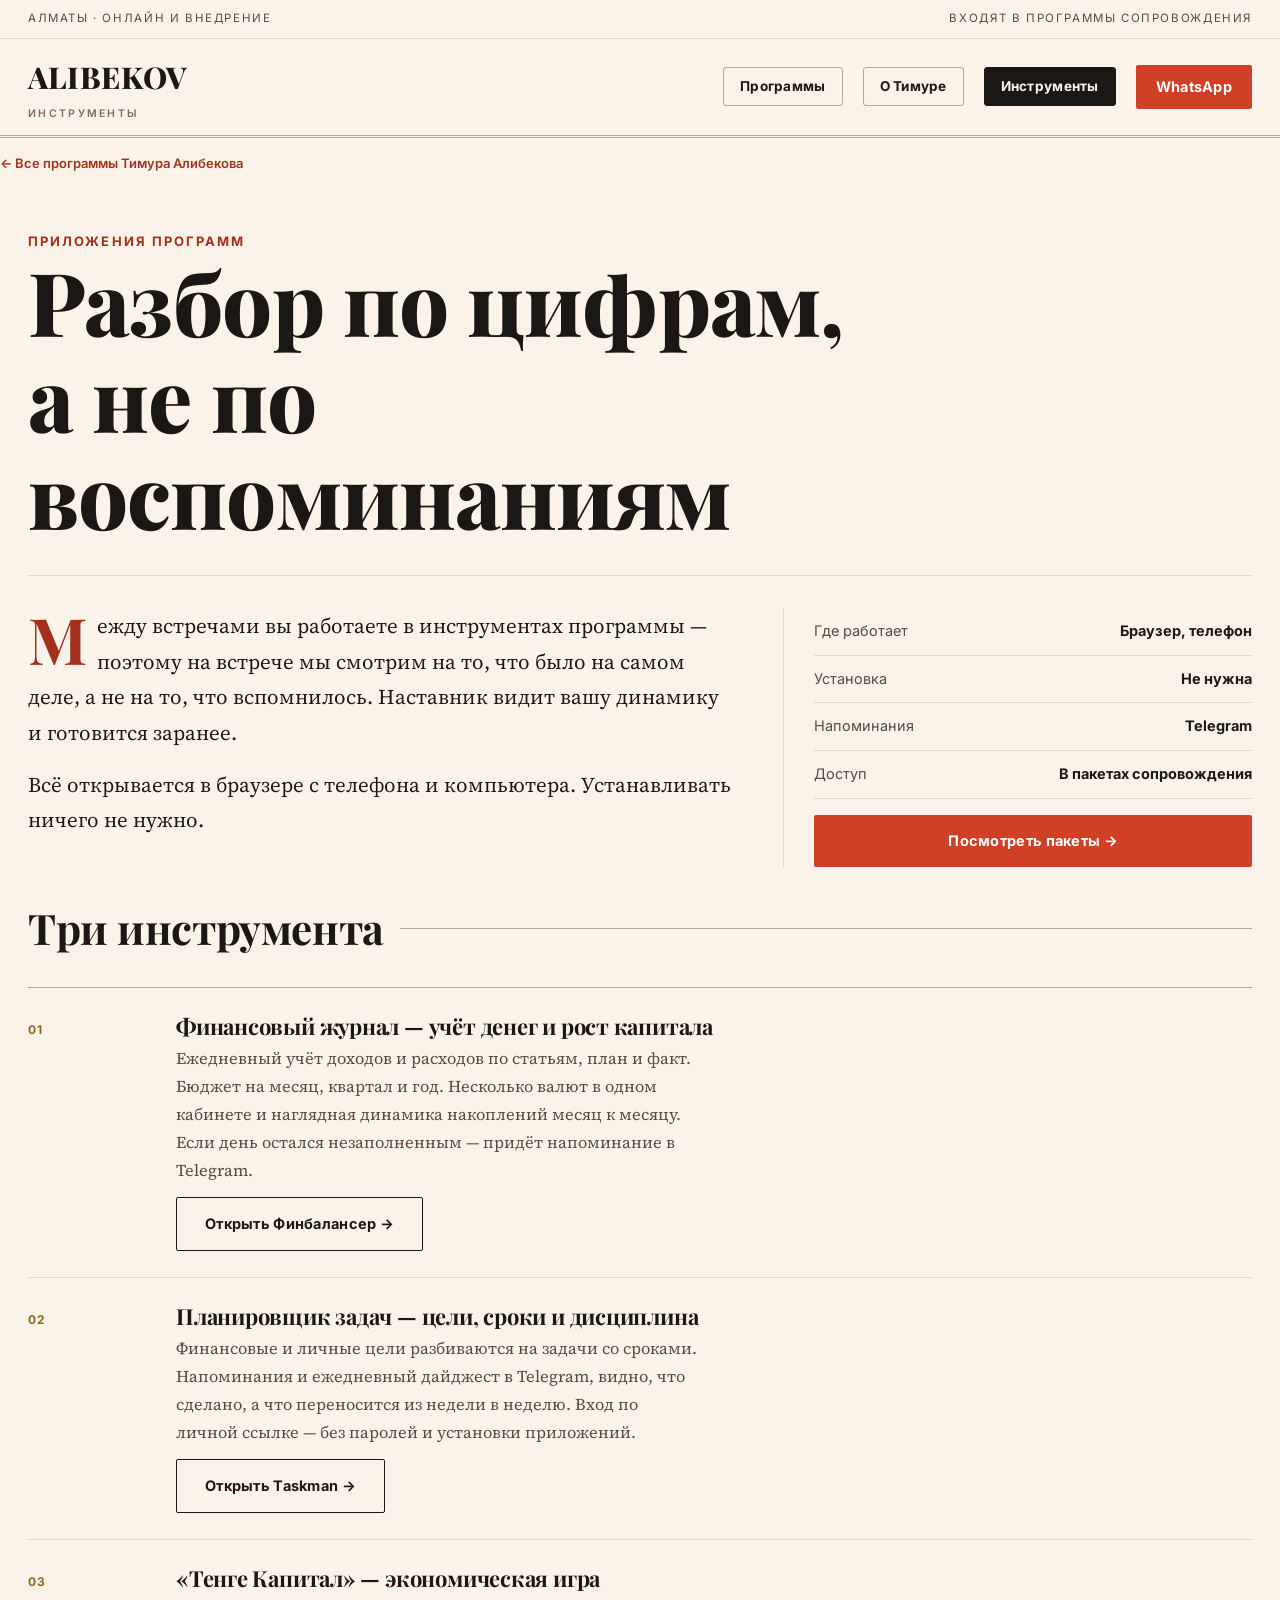
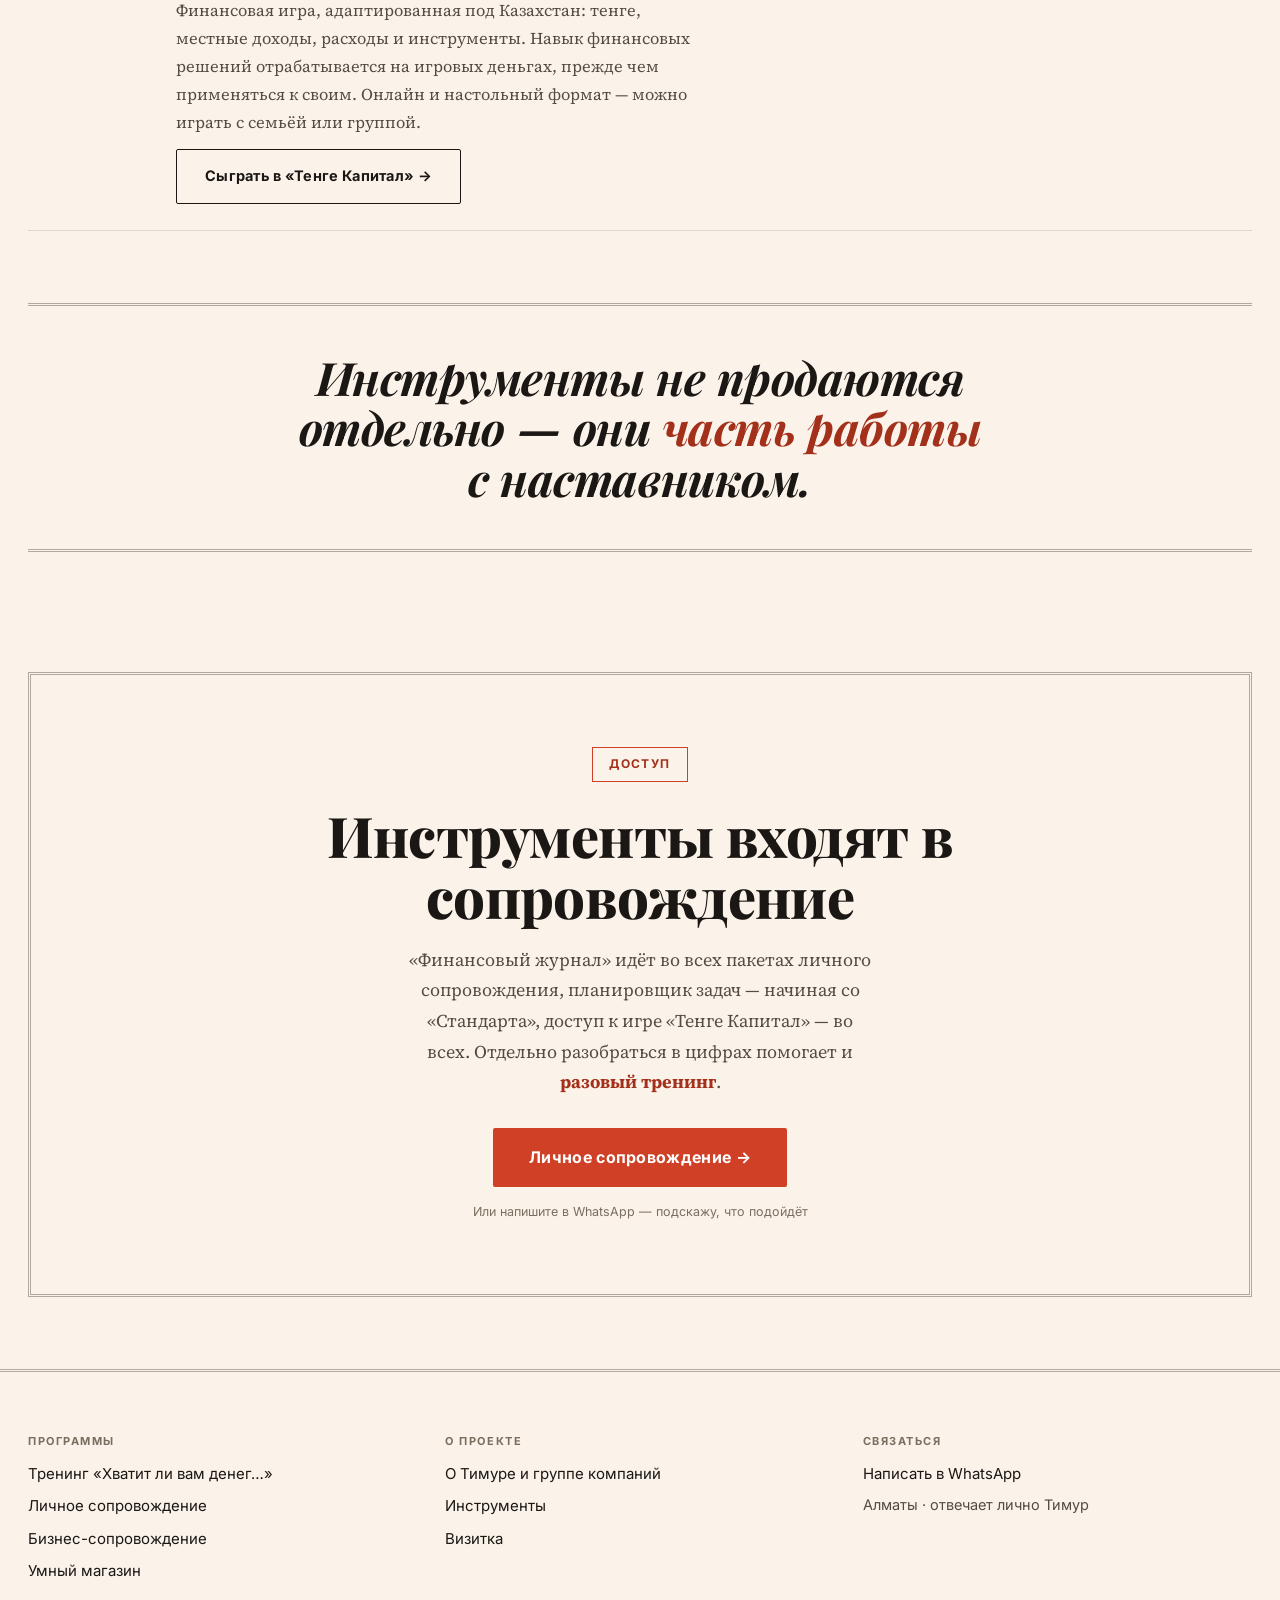
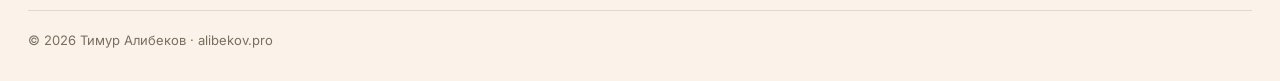
<file: instrumenty/index.html>
<!DOCTYPE html>
<html lang="ru">
<head>
<meta charset="UTF-8" />
<meta name="viewport" content="width=device-width, initial-scale=1.0" />
<title>Инструменты программ — учёт, задачи и игра</title>
<meta name="description" content="Финансовый журнал, планировщик задач и экономическая игра «Тенге Капитал» — приложения, которые входят в программы сопровождения Тимура Алибекова." />
<meta name="theme-color" content="#fbf3e9" />

<!-- Google tag (gtag.js) -->
<script async src="https://www.googletagmanager.com/gtag/js?id=AW-18318471443"></script>
<script>
  window.dataLayer = window.dataLayer || [];
  function gtag(){dataLayer.push(arguments);}
  gtag('js', new Date());
  gtag('config', 'AW-18318471443');
</script>

<meta property="og:type" content="website" />
<meta property="og:title" content="Инструменты программ — учёт, задачи и игра" />
<meta property="og:description" content="Финансовый журнал, планировщик задач и игра «Тенге Капитал»: между встречами разбор идёт по реальным цифрам." />
<meta property="og:locale" content="ru_RU" />
<meta property="og:url" content="https://alibekov.pro/instrumenty/" />
<meta property="og:image" content="https://alibekov.pro/og.png" />
<meta name="twitter:card" content="summary_large_image" />
<link rel="canonical" href="https://alibekov.pro/instrumenty/" />

<link rel="icon" type="image/svg+xml" href="/favicon.svg" />
<link rel="apple-touch-icon" href="/favicon.svg" />

<link rel="preconnect" href="https://fonts.googleapis.com" />
<link rel="preconnect" href="https://fonts.gstatic.com" crossorigin />
<link href="https://fonts.googleapis.com/css2?family=Playfair+Display:ital,wght@0,600;0,700;0,800;1,600;1,700&family=Source+Serif+4:ital,opsz,wght@0,8..60,400;0,8..60,600;1,8..60,400&family=Inter:wght@500;600;700&display=swap" rel="stylesheet" />

<script>document.documentElement.className += " js";</script>
<link rel="stylesheet" href="/assets/site.css" />
</head>
<body>
<a class="skip" href="#spisok">Перейти к списку инструментов</a>

<!-- MASTHEAD -->
<header class="masthead" role="banner">
  <div class="wrap mast-top"><span>Алматы · Онлайн и внедрение</span><span>Входят в программы сопровождения</span></div>
  <div class="wrap mast-main">
    <a class="name" href="/" aria-label="Тимур Алибеков — на главную">ALIBEKOV<small>инструменты</small></a>
    <nav class="mast-actions" aria-label="Основные разделы">
      <a class="mnav" href="/#programmy">Программы</a>
      <a class="mnav" href="/o-timure/">О Тимуре</a>
      <a class="mnav" href="/instrumenty/" aria-current="page">Инструменты</a>
      <a class="btn sal cta-wa" href="#svyaz" aria-label="Написать Тимуру в WhatsApp">WhatsApp</a>
    </nav>
  </div>
</header>

<main id="top">

<p class="wrap crumb"><a href="/">← Все программы Тимура Алибекова</a></p>

<!-- HERO -->
<section class="hero" aria-labelledby="hero-title">
  <div class="wrap">
    <p class="kick reveal">Приложения программ</p>
    <h1 id="hero-title">Разбор по цифрам, а не по воспоминаниям</h1>
    <div class="hero-grid">
      <div class="hero-lead reveal">
        <div class="drop"><p>Между встречами вы работаете в инструментах программы — поэтому на встрече мы смотрим на то, что было на самом деле, а не на то, что вспомнилось. Наставник видит вашу динамику и готовится заранее.</p></div>
        <p style="margin-top:16px">Всё открывается в браузере с телефона и компьютера. Устанавливать ничего не нужно.</p>
      </div>
      <div class="hero-side reveal">
        <ul class="facts">
          <li><span>Где работает</span><b>Браузер, телефон</b></li>
          <li><span>Установка</span><b>Не нужна</b></li>
          <li><span>Напоминания</span><b>Telegram</b></li>
          <li><span>Доступ</span><b>В пакетах сопровождения</b></li>
        </ul>
        <a class="btn sal" href="/lichnoe-soprovozhdenie/">Посмотреть пакеты →</a>
      </div>
    </div>
  </div>
</section>

<!-- СПИСОК -->
<section id="spisok" style="padding-top:14px" aria-labelledby="tools-title">
  <div class="wrap">
    <div class="sec-rule reveal"><h2 id="tools-title">Три инструмента</h2><span class="ln" aria-hidden="true"></span></div>
    <ul class="stages">
      <li class="reveal">
        <span class="wk" aria-hidden="true">01</span>
        <div>
          <h3>Финансовый журнал — учёт денег и рост капитала</h3>
          <p>Ежедневный учёт доходов и расходов по статьям, план и факт. Бюджет на месяц, квартал и год. Несколько валют в одном кабинете и наглядная динамика накоплений месяц к месяцу. Если день остался незаполненным — придёт напоминание в Telegram.</p>
          <p style="margin-top:12px"><a class="btn line" href="#" data-app>Открыть Финбалансер →</a></p>
        </div>
      </li>
      <li class="reveal">
        <span class="wk" aria-hidden="true">02</span>
        <div>
          <h3>Планировщик задач — цели, сроки и дисциплина</h3>
          <p>Финансовые и личные цели разбиваются на задачи со сроками. Напоминания и ежедневный дайджест в Telegram, видно, что сделано, а что переносится из недели в неделю. Вход по личной ссылке — без паролей и установки приложений.</p>
          <p style="margin-top:12px"><a class="btn line" href="#" data-taskman>Открыть Taskman →</a></p>
        </div>
      </li>
      <li class="reveal">
        <span class="wk" aria-hidden="true">03</span>
        <div>
          <h3>«Тенге Капитал» — экономическая игра</h3>
          <p>Финансовая игра, адаптированная под Казахстан: тенге, местные доходы, расходы и инструменты. Навык финансовых решений отрабатывается на игровых деньгах, прежде чем применяться к своим. Онлайн и настольный формат — можно играть с семьёй или группой.</p>
          <p style="margin-top:12px"><a class="btn line" href="#" data-tenge>Сыграть в «Тенге Капитал» →</a></p>
        </div>
      </li>
    </ul>
  </div>
</section>

<!-- BAND -->
<section style="padding-top:0">
  <div class="wrap">
    <div class="band reveal">
      <h2>Инструменты не продаются отдельно — они <em>часть работы</em> с наставником.</h2>
    </div>
  </div>
</section>

<!-- СВЯЗЬ -->
<section id="svyaz" aria-labelledby="final-title">
  <div class="wrap">
    <div class="final reveal">
      <p class="scarce">Доступ</p>
      <h2 id="final-title">Инструменты входят в сопровождение</h2>
      <p>«Финансовый журнал» идёт во всех пакетах личного сопровождения, планировщик задач — начиная со «Стандарта», доступ к игре «Тенге Капитал» — во всех. Отдельно разобраться в цифрах помогает и <b>разовый тренинг</b>.</p>
      <a class="btn sal" href="/lichnoe-soprovozhdenie/" style="font-size:16px;padding:16px 36px">Личное сопровождение →</a>
      <span class="sub">Или напишите в WhatsApp — подскажу, что подойдёт</span>
    </div>
  </div>
</section>

</main>

<footer role="contentinfo"><div class="wrap">
  <nav class="foot-map" aria-label="Карта сайта">
    <div>
      <p class="fm-t">Программы</p>
      <ul>
        <li><a href="/seminar/">Тренинг «Хватит ли вам денег…»</a></li>
        <li><a href="/lichnoe-soprovozhdenie/">Личное сопровождение</a></li>
        <li><a href="/biznes-soprovozhdenie/">Бизнес-сопровождение</a></li>
        <li><a href="/umny-magazin/">Умный магазин</a></li>
      </ul>
    </div>
    <div>
      <p class="fm-t">О проекте</p>
      <ul>
        <li><a href="/o-timure/">О Тимуре и группе компаний</a></li>
        <li><a href="/instrumenty/">Инструменты</a></li>
        <li><a href="/card.html">Визитка</a></li>
      </ul>
    </div>
    <div>
      <p class="fm-t">Связаться</p>
      <ul>
        <li><a class="cta-wa" href="#">Написать в WhatsApp</a></li>
        <li><span class="note">Алматы · отвечает лично Тимур</span></li>
      </ul>
    </div>
  </nav>
  <div class="foot"><span>© 2026 Тимур Алибеков · <a href="/">alibekov.pro</a></span></div>
</div></footer>

<!-- STICKY MOBILE CTA -->
<div class="sticky">
  <a class="btn sal" href="/lichnoe-soprovozhdenie/">Посмотреть пакеты</a>
</div>

<script src="/assets/site.js"></script>
</body>
</html>
</file>
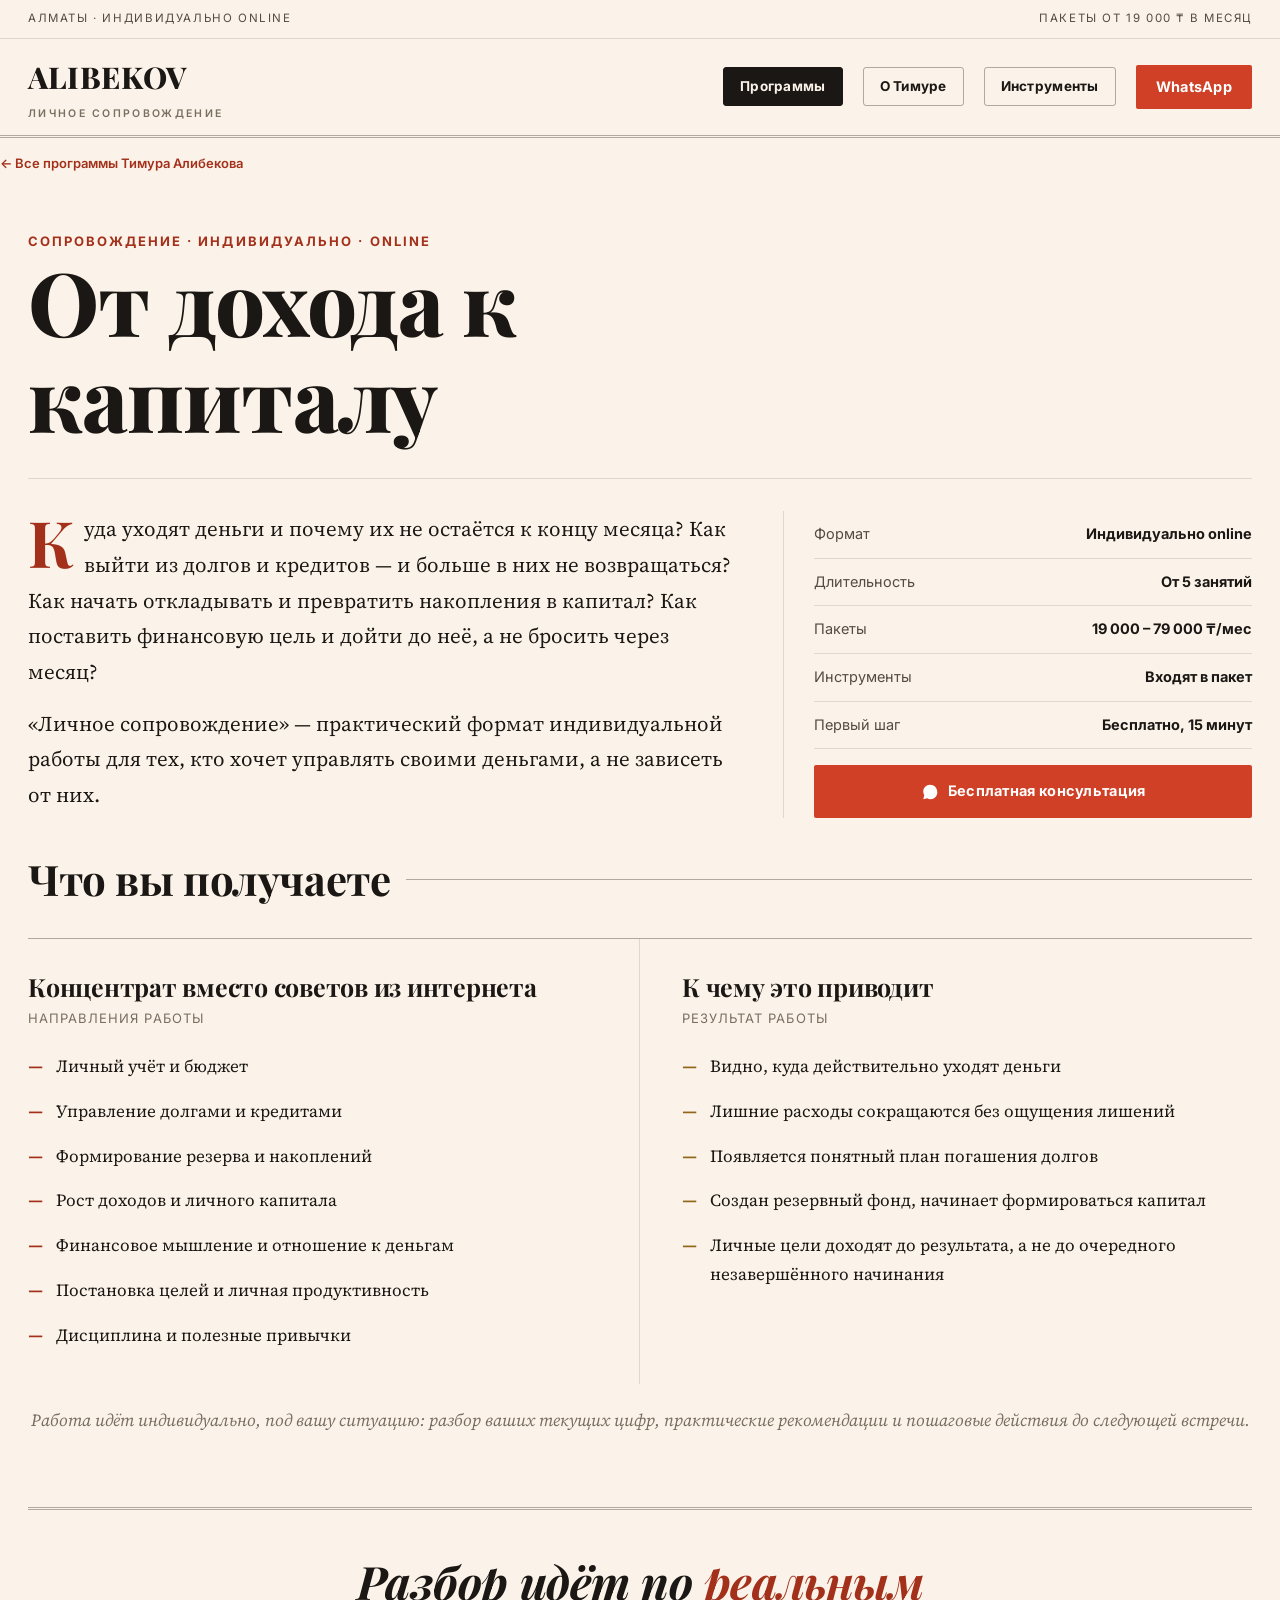
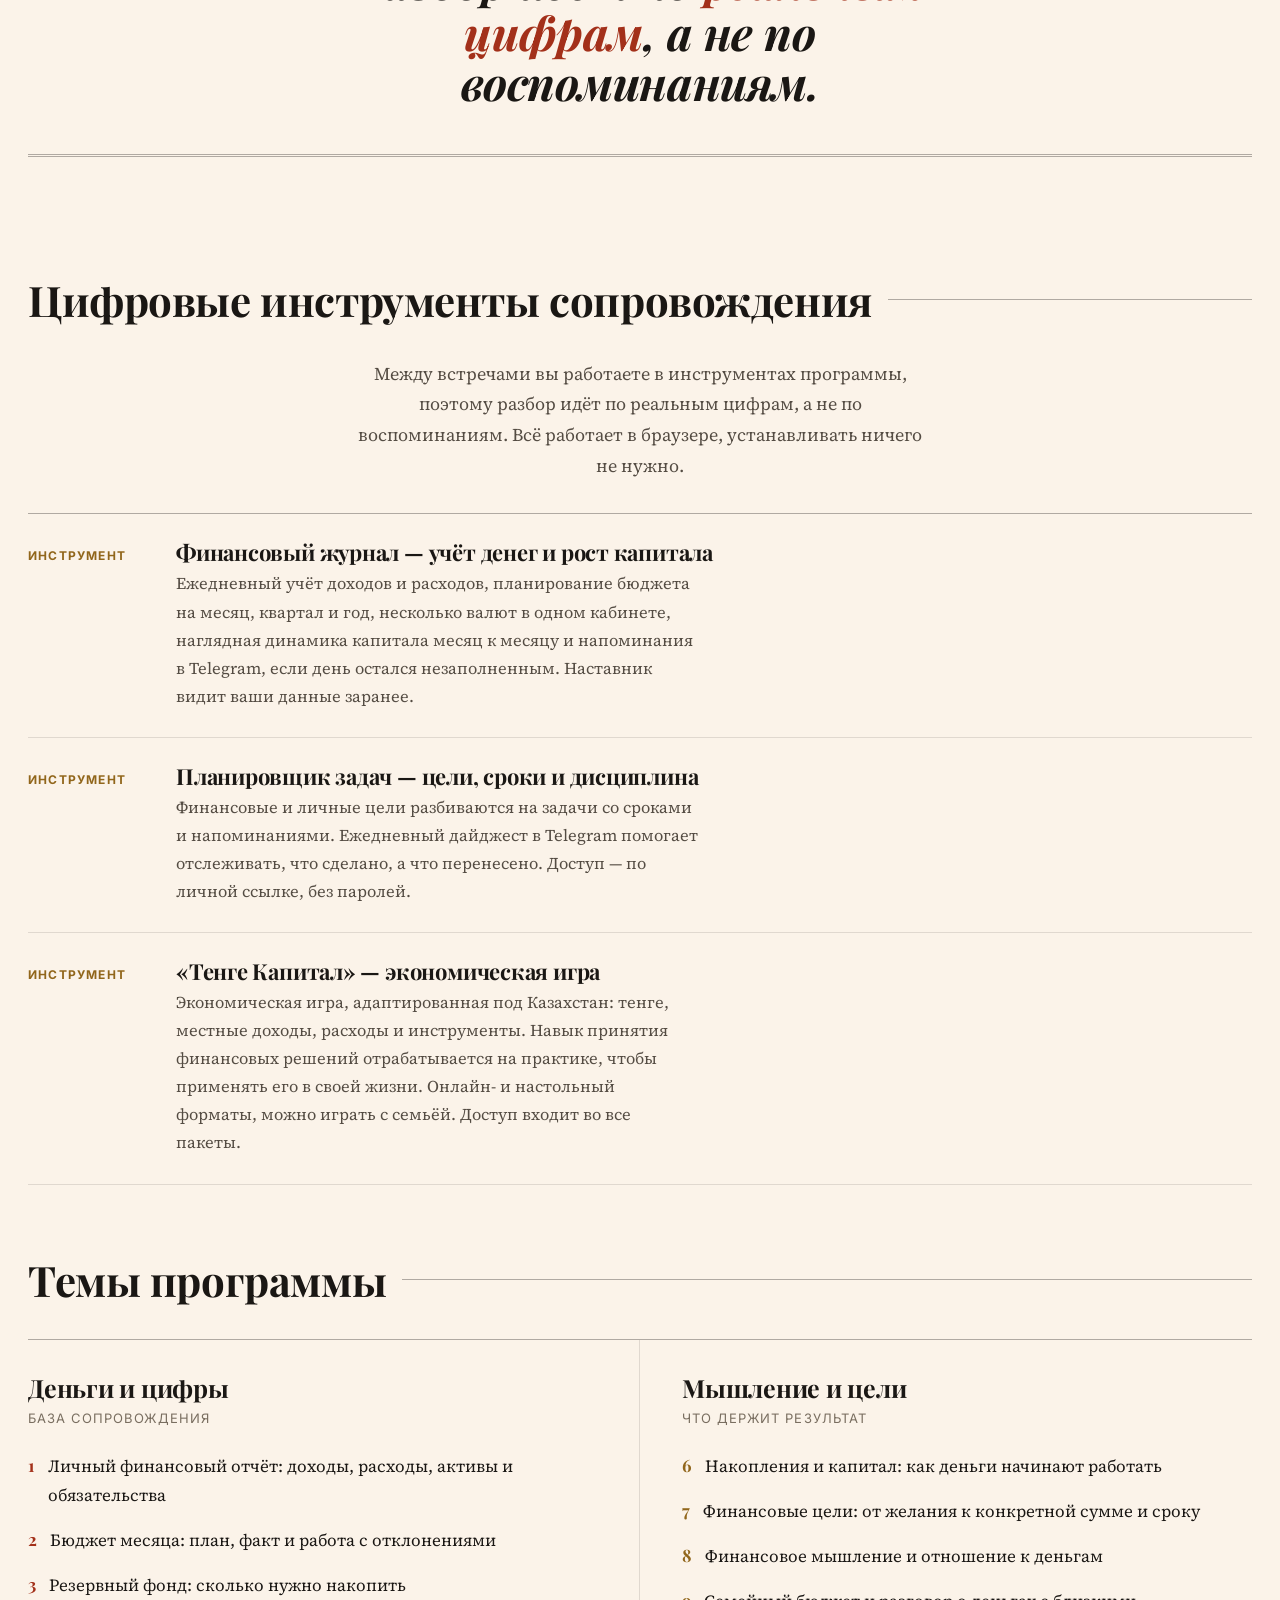
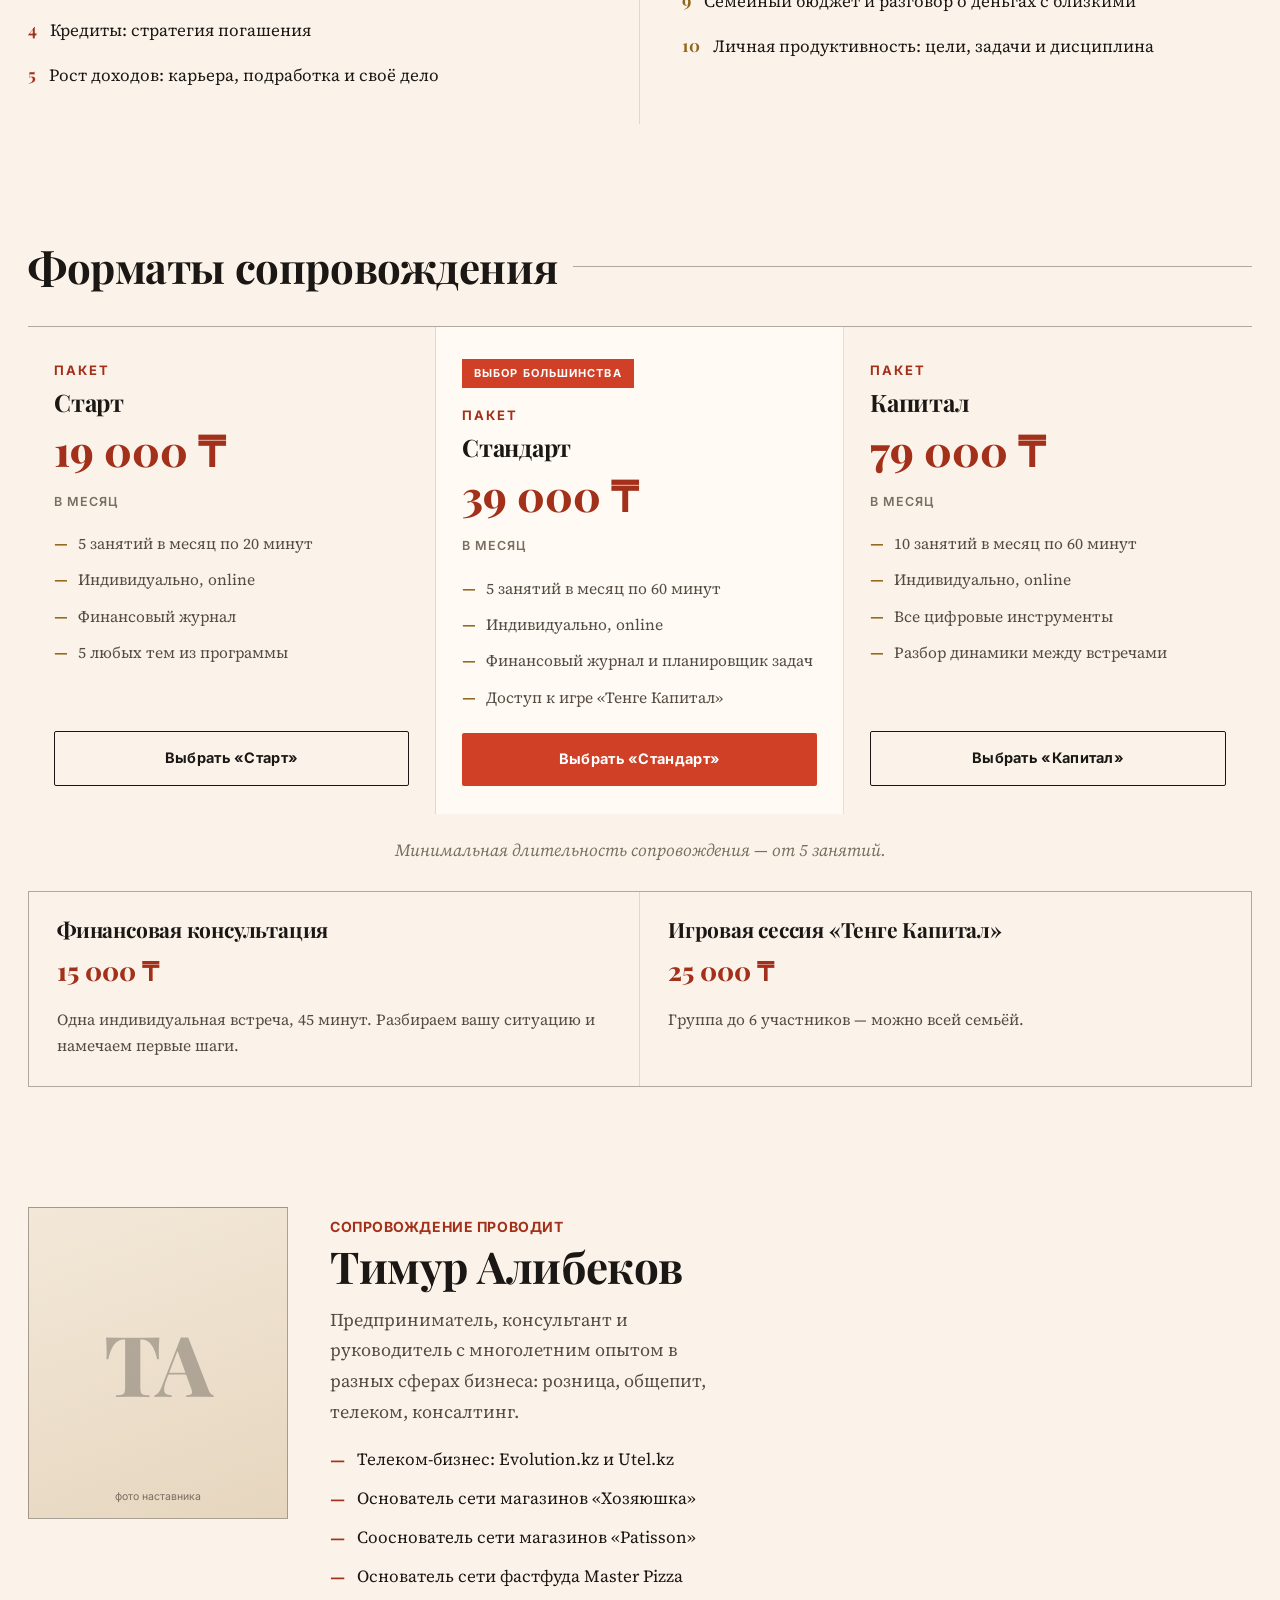
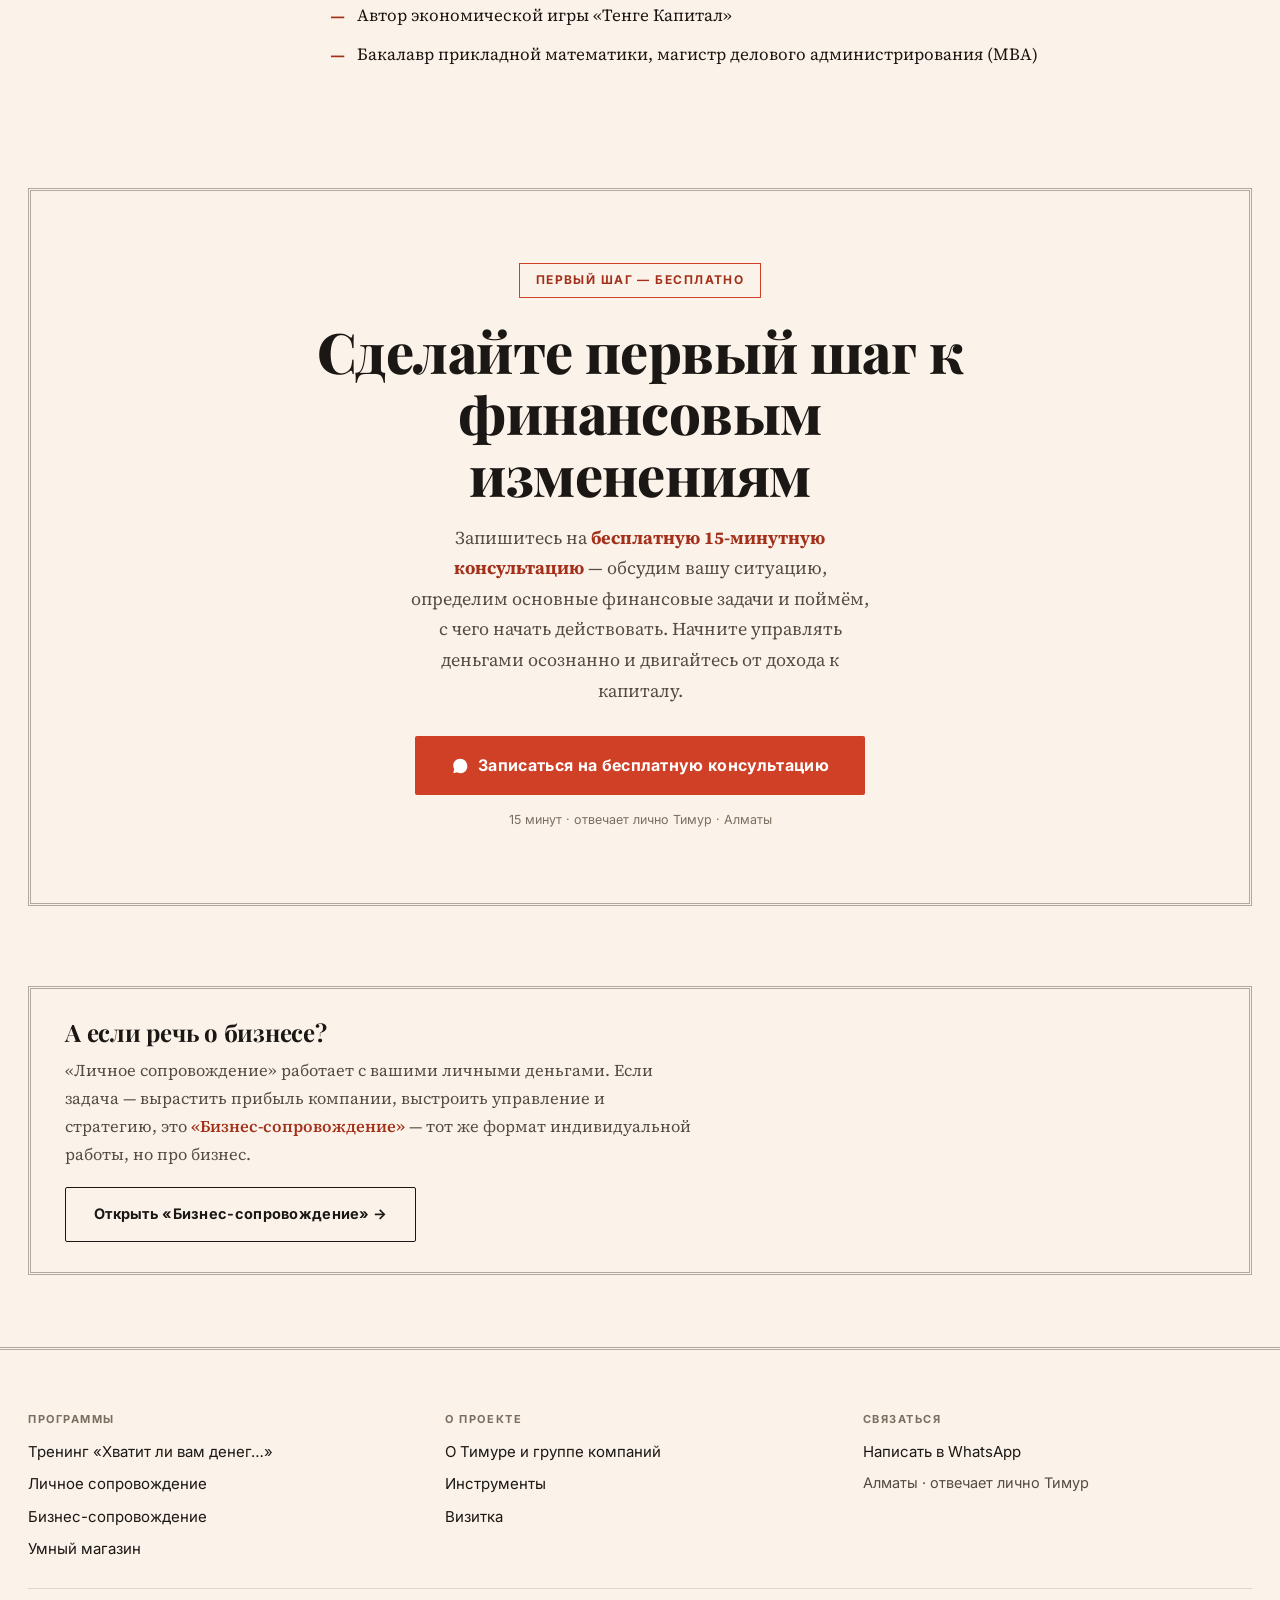
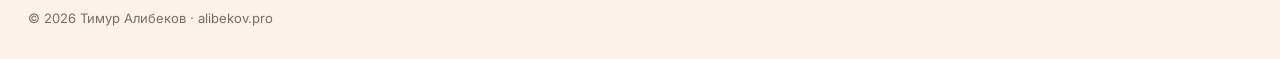
<file: lichnoe-soprovozhdenie/index.html>
<!DOCTYPE html>
<html lang="ru">
<head>
<meta charset="UTF-8" />
<meta name="viewport" content="width=device-width, initial-scale=1.0" />
<title>Личное сопровождение — от дохода к капиталу</title>
<meta name="description" content="Индивидуальная работа с наставником по вашим цифрам: долги, резерв, бюджет и рост капитала. Пакеты от 19 000 ₸/мес, первая консультация бесплатно." />
<meta name="theme-color" content="#fbf3e9" />

<!-- Google tag (gtag.js) -->
<script async src="https://www.googletagmanager.com/gtag/js?id=AW-18318471443"></script>
<script>
  window.dataLayer = window.dataLayer || [];
  function gtag(){dataLayer.push(arguments);}
  gtag('js', new Date());
  gtag('config', 'AW-18318471443');
</script>

<meta property="og:type" content="website" />
<meta property="og:title" content="Личное сопровождение — от дохода к капиталу" />
<meta property="og:description" content="Индивидуальная работа по вашим реальным цифрам. Пакеты от 19 000 ₸/мес. Первый шаг — бесплатная 15-минутная консультация." />
<meta property="og:locale" content="ru_RU" />
<meta property="og:url" content="https://alibekov.pro/lichnoe-soprovozhdenie/" />
<meta property="og:image" content="https://alibekov.pro/og.png" />
<meta name="twitter:card" content="summary_large_image" />
<link rel="canonical" href="https://alibekov.pro/lichnoe-soprovozhdenie/" />

<link rel="icon" type="image/svg+xml" href="/favicon.svg" />
<link rel="apple-touch-icon" href="/favicon.svg" />

<link rel="preconnect" href="https://fonts.googleapis.com" />
<link rel="preconnect" href="https://fonts.gstatic.com" crossorigin />
<link href="https://fonts.googleapis.com/css2?family=Playfair+Display:ital,wght@0,600;0,700;0,800;1,600;1,700&family=Source+Serif+4:ital,opsz,wght@0,8..60,400;0,8..60,600;1,8..60,400&family=Inter:wght@500;600;700&display=swap" rel="stylesheet" />

<script type="application/ld+json">
{
  "@context":"https://schema.org",
  "@type":"Service",
  "name":"Личное сопровождение — индивидуальная работа с личными финансами",
  "serviceType":"Финансовое наставничество для частных лиц",
  "description":"Индивидуальное сопровождение по личным финансам: учёт и бюджет, долги и кредиты, резерв и накопления, рост доходов и капитала, финансовые цели и дисциплина.",
  "provider":{"@type":"Person","name":"Тимур Алибеков","url":"https://alibekov.pro/"},
  "areaServed":{"@type":"Country","name":"Казахстан"},
  "url":"https://alibekov.pro/lichnoe-soprovozhdenie/",
  "offers":[
    {"@type":"Offer","name":"Пакет «Старт»","price":"19000","priceCurrency":"KZT"},
    {"@type":"Offer","name":"Пакет «Стандарт»","price":"39000","priceCurrency":"KZT"},
    {"@type":"Offer","name":"Пакет «Капитал»","price":"79000","priceCurrency":"KZT"}
  ]
}
</script>

<script>document.documentElement.className += " js";</script>
<link rel="stylesheet" href="/assets/site.css" />
</head>
<body>
<a class="skip" href="#zayavka">Перейти к записи на сопровождение</a>

<!-- MASTHEAD -->
<header class="masthead" role="banner">
  <div class="wrap mast-top"><span>Алматы · Индивидуально online</span><span>Пакеты от 19 000 ₸ в месяц</span></div>
  <div class="wrap mast-main">
    <a class="name" href="/" aria-label="Тимур Алибеков — на главную">ALIBEKOV<small>личное сопровождение</small></a>
    <nav class="mast-actions" aria-label="Основные разделы">
      <a class="mnav" href="/#programmy" aria-current="page">Программы</a>
      <a class="mnav" href="/o-timure/">О Тимуре</a>
      <a class="mnav" href="/instrumenty/">Инструменты</a>
      <a class="btn sal cta-wa" data-wa-text="lichnoe" href="#zayavka" aria-label="Написать Тимуру в WhatsApp">WhatsApp</a>
    </nav>
  </div>
</header>

<main id="top">

<p class="wrap crumb"><a href="/">← Все программы Тимура Алибекова</a></p>

<!-- HERO -->
<section class="hero" aria-labelledby="hero-title">
  <div class="wrap">
    <p class="kick reveal">Сопровождение · индивидуально · online</p>
    <h1 id="hero-title">От дохода к капиталу</h1>
    <div class="hero-grid">
      <div class="hero-lead reveal">
        <div class="drop"><p>Куда уходят деньги и почему их не остаётся к концу месяца? Как выйти из долгов и кредитов — и больше в них не возвращаться? Как начать откладывать и превратить накопления в капитал? Как поставить финансовую цель и дойти до неё, а не бросить через месяц?</p></div>
        <p style="margin-top:16px">«Личное сопровождение» — практический формат индивидуальной работы для тех, кто хочет управлять своими деньгами, а не зависеть от них.</p>
      </div>
      <div class="hero-side reveal">
        <ul class="facts">
          <li><span>Формат</span><b>Индивидуально online</b></li>
          <li><span>Длительность</span><b>От 5 занятий</b></li>
          <li><span>Пакеты</span><b>19 000 – 79 000 ₸/мес</b></li>
          <li><span>Инструменты</span><b>Входят в пакет</b></li>
          <li><span>Первый шаг</span><b>Бесплатно, 15 минут</b></li>
        </ul>
        <a class="btn sal cta-wa" data-wa-text="lichnoe" href="#zayavka">
          <svg class="wa" viewBox="0 0 32 32" fill="currentColor" aria-hidden="true"><path d="M16 3C9.4 3 4 8.3 4 14.9c0 2.3.6 4.5 1.8 6.4L4 29l7-1.8c1.8 1 3.9 1.5 6 1.5 6.6 0 12-5.3 12-11.9C29 8.3 23.6 3 16 3zm5.7 14.1c-.3-.2-1.8-.9-2.1-1-.3-.1-.5-.2-.7.2-.2.3-.8 1-1 1.2-.2.2-.4.2-.7.1-1.8-.9-3-1.6-4.2-3.6-.3-.5.3-.5.9-1.6.1-.2 0-.4 0-.5-.1-.2-.7-1.6-.9-2.2-.2-.6-.5-.5-.7-.5h-.6c-.2 0-.5.1-.8.4-.3.3-1 1-1 2.5s1.1 2.9 1.2 3.1c.2.2 2.1 3.3 5.2 4.6 1.9.8 2.7.9 3.6.8.6-.1 1.8-.7 2-1.4.3-.7.3-1.3.2-1.4z"/></svg>
          Бесплатная консультация
        </a>
      </div>
    </div>
  </div>
</section>

<!-- ЧТО ПОЛУЧАЕТЕ -->
<section style="padding-top:14px" aria-labelledby="what-title">
  <div class="wrap">
    <div class="sec-rule reveal"><h2 id="what-title">Что вы получаете</h2><span class="ln" aria-hidden="true"></span></div>
    <div class="cols">
      <div class="col reveal">
        <h3>Концентрат вместо советов из интернета</h3>
        <p class="cs">Направления работы</p>
        <ul class="ll">
          <li><span class="t" aria-hidden="true">—</span>Личный учёт и бюджет</li>
          <li><span class="t" aria-hidden="true">—</span>Управление долгами и кредитами</li>
          <li><span class="t" aria-hidden="true">—</span>Формирование резерва и накоплений</li>
          <li><span class="t" aria-hidden="true">—</span>Рост доходов и личного капитала</li>
          <li><span class="t" aria-hidden="true">—</span>Финансовое мышление и отношение к деньгам</li>
          <li><span class="t" aria-hidden="true">—</span>Постановка целей и личная продуктивность</li>
          <li><span class="t" aria-hidden="true">—</span>Дисциплина и полезные привычки</li>
        </ul>
      </div>
      <div class="col get reveal">
        <h3>К чему это приводит</h3>
        <p class="cs">Результат работы</p>
        <ul class="ll">
          <li><span class="t" aria-hidden="true">—</span>Видно, куда действительно уходят деньги</li>
          <li><span class="t" aria-hidden="true">—</span>Лишние расходы сокращаются без ощущения лишений</li>
          <li><span class="t" aria-hidden="true">—</span>Появляется понятный план погашения долгов</li>
          <li><span class="t" aria-hidden="true">—</span>Создан резервный фонд, начинает формироваться капитал</li>
          <li><span class="t" aria-hidden="true">—</span>Личные цели доходят до результата, а не до очередного незавершённого начинания</li>
        </ul>
      </div>
    </div>
    <p class="prep-note reveal">Работа идёт индивидуально, под вашу ситуацию: разбор ваших текущих цифр, практические рекомендации и пошаговые действия до следующей встречи.</p>
  </div>
</section>

<!-- BAND -->
<section style="padding-top:0">
  <div class="wrap">
    <div class="band reveal">
      <h2>Разбор идёт по <em>реальным цифрам</em>, а не по воспоминаниям.</h2>
    </div>
  </div>
</section>

<!-- ЦИФРОВЫЕ ИНСТРУМЕНТЫ -->
<section aria-labelledby="tools-title">
  <div class="wrap">
    <div class="sec-rule reveal"><h2 id="tools-title">Цифровые инструменты сопровождения</h2><span class="ln" aria-hidden="true"></span></div>
    <p class="group-lead reveal">Между встречами вы работаете в инструментах программы, поэтому разбор идёт по реальным цифрам, а не по воспоминаниям. Всё работает в браузере, устанавливать ничего не нужно.</p>
    <ul class="stages">
      <li class="reveal">
        <span class="wk" aria-hidden="true">Инструмент</span>
        <div>
          <h3>Финансовый журнал — учёт денег и рост капитала</h3>
          <p>Ежедневный учёт доходов и расходов, планирование бюджета на месяц, квартал и год, несколько валют в одном кабинете, наглядная динамика капитала месяц к месяцу и напоминания в Telegram, если день остался незаполненным. Наставник видит ваши данные заранее.</p>
        </div>
      </li>
      <li class="reveal">
        <span class="wk" aria-hidden="true">Инструмент</span>
        <div>
          <h3>Планировщик задач — цели, сроки и дисциплина</h3>
          <p>Финансовые и личные цели разбиваются на задачи со сроками и напоминаниями. Ежедневный дайджест в Telegram помогает отслеживать, что сделано, а что перенесено. Доступ — по личной ссылке, без паролей.</p>
        </div>
      </li>
      <li class="reveal">
        <span class="wk" aria-hidden="true">Инструмент</span>
        <div>
          <h3>«Тенге Капитал» — экономическая игра</h3>
          <p>Экономическая игра, адаптированная под Казахстан: тенге, местные доходы, расходы и инструменты. Навык принятия финансовых решений отрабатывается на практике, чтобы применять его в своей жизни. Онлайн- и настольный форматы, можно играть с семьёй. Доступ входит во все пакеты.</p>
        </div>
      </li>
    </ul>
  </div>
</section>

<!-- ТЕМЫ -->
<section style="padding-top:0" aria-labelledby="topics-title">
  <div class="wrap">
    <div class="sec-rule reveal"><h2 id="topics-title">Темы программы</h2><span class="ln" aria-hidden="true"></span></div>
    <div class="cols">
      <div class="col reveal">
        <h3>Деньги и цифры</h3>
        <p class="cs">База сопровождения</p>
        <ul class="ll">
          <li><span class="t" aria-hidden="true">1</span>Личный финансовый отчёт: доходы, расходы, активы и обязательства</li>
          <li><span class="t" aria-hidden="true">2</span>Бюджет месяца: план, факт и работа с отклонениями</li>
          <li><span class="t" aria-hidden="true">3</span>Резервный фонд: сколько нужно накопить</li>
          <li><span class="t" aria-hidden="true">4</span>Кредиты: стратегия погашения</li>
          <li><span class="t" aria-hidden="true">5</span>Рост доходов: карьера, подработка и своё дело</li>
        </ul>
      </div>
      <div class="col get reveal">
        <h3>Мышление и цели</h3>
        <p class="cs">Что держит результат</p>
        <ul class="ll">
          <li><span class="t" aria-hidden="true">6</span>Накопления и капитал: как деньги начинают работать</li>
          <li><span class="t" aria-hidden="true">7</span>Финансовые цели: от желания к конкретной сумме и сроку</li>
          <li><span class="t" aria-hidden="true">8</span>Финансовое мышление и отношение к деньгам</li>
          <li><span class="t" aria-hidden="true">9</span>Семейный бюджет и разговор о деньгах с близкими</li>
          <li><span class="t" aria-hidden="true">10</span>Личная продуктивность: цели, задачи и дисциплина</li>
        </ul>
      </div>
    </div>
  </div>
</section>

<!-- ПАКЕТЫ -->
<section aria-labelledby="pack-title">
  <div class="wrap">
    <div class="sec-rule reveal"><h2 id="pack-title">Форматы сопровождения</h2><span class="ln" aria-hidden="true"></span></div>
    <div class="tariffs three reveal">

      <div class="tariff">
        <p class="kick">Пакет</p>
        <h3>Старт</h3>
        <p class="p">19 000 ₸<span>в месяц</span></p>
        <ul class="inc">
          <li><span class="t" aria-hidden="true">—</span>5 занятий в месяц по 20 минут</li>
          <li><span class="t" aria-hidden="true">—</span>Индивидуально, online</li>
          <li><span class="t" aria-hidden="true">—</span>Финансовый журнал</li>
          <li><span class="t" aria-hidden="true">—</span>5 любых тем из программы</li>
        </ul>
        <a class="btn line cta-wa" data-wa-text="lichnoe" href="#zayavka">Выбрать «Старт»</a>
      </div>

      <div class="tariff reco">
        <span class="badge">Выбор большинства</span>
        <p class="kick">Пакет</p>
        <h3>Стандарт</h3>
        <p class="p">39 000 ₸<span>в месяц</span></p>
        <ul class="inc">
          <li><span class="t" aria-hidden="true">—</span>5 занятий в месяц по 60 минут</li>
          <li><span class="t" aria-hidden="true">—</span>Индивидуально, online</li>
          <li><span class="t" aria-hidden="true">—</span>Финансовый журнал и планировщик задач</li>
          <li><span class="t" aria-hidden="true">—</span>Доступ к игре «Тенге Капитал»</li>
        </ul>
        <a class="btn sal cta-wa" data-wa-text="lichnoe" href="#zayavka">Выбрать «Стандарт»</a>
      </div>

      <div class="tariff">
        <p class="kick">Пакет</p>
        <h3>Капитал</h3>
        <p class="p">79 000 ₸<span>в месяц</span></p>
        <ul class="inc">
          <li><span class="t" aria-hidden="true">—</span>10 занятий в месяц по 60 минут</li>
          <li><span class="t" aria-hidden="true">—</span>Индивидуально, online</li>
          <li><span class="t" aria-hidden="true">—</span>Все цифровые инструменты</li>
          <li><span class="t" aria-hidden="true">—</span>Разбор динамики между встречами</li>
        </ul>
        <a class="btn line cta-wa" data-wa-text="lichnoe" href="#zayavka">Выбрать «Капитал»</a>
      </div>

    </div>
    <p class="prep-note reveal">Минимальная длительность сопровождения — от 5 занятий.</p>

    <div class="extras reveal">
      <div class="ex">
        <h3>Финансовая консультация</h3>
        <p class="pr">15 000 ₸</p>
        <p>Одна индивидуальная встреча, 45 минут. Разбираем вашу ситуацию и намечаем первые шаги.</p>
      </div>
      <div class="ex">
        <h3>Игровая сессия «Тенге Капитал»</h3>
        <p class="pr">25 000 ₸</p>
        <p>Группа до 6 участников — можно всей семьёй.</p>
      </div>
    </div>
  </div>
</section>

<!-- ВЕДУЩИЙ -->
<section aria-labelledby="host-title">
  <div class="wrap"><div class="host">
    <div class="photo reveal" role="img" aria-label="Портрет Тимура Алибекова (будет добавлен)">
      <span class="mono" aria-hidden="true">ТА</span><small aria-hidden="true">фото наставника</small>
    </div>
    <div class="reveal">
      <p class="role">Сопровождение проводит</p>
      <h2 id="host-title">Тимур Алибеков</h2>
      <p class="bio-lead">Предприниматель, консультант и руководитель с многолетним опытом в разных сферах бизнеса: розница, общепит, телеком, консалтинг.</p>
      <ul class="bio">
        <li><b aria-hidden="true">—</b>Телеком-бизнес: Evolution.kz и Utel.kz</li>
        <li><b aria-hidden="true">—</b>Основатель сети магазинов «Хозяюшка»</li>
        <li><b aria-hidden="true">—</b>Сооснователь сети магазинов «Patisson»</li>
        <li><b aria-hidden="true">—</b>Основатель сети фастфуда Master Pizza</li>
        <li><b aria-hidden="true">—</b>Автор экономической игры «Тенге Капитал»</li>
        <li><b aria-hidden="true">—</b>Бакалавр прикладной математики, магистр делового администрирования (MBA)</li>
      </ul>
    </div>
  </div></div>
</section>

<!-- ЗАЯВКА -->
<section id="zayavka" aria-labelledby="final-title">
  <div class="wrap">
    <div class="final reveal">
      <p class="scarce">Первый шаг — бесплатно</p>
      <h2 id="final-title">Сделайте первый шаг к финансовым изменениям</h2>
      <p>Запишитесь на <b>бесплатную 15-минутную консультацию</b> — обсудим вашу ситуацию, определим основные финансовые задачи и поймём, с чего начать действовать. Начните управлять деньгами осознанно и двигайтесь от дохода к капиталу.</p>
      <a class="btn sal cta-wa" data-wa-text="lichnoe" href="#" style="font-size:16px;padding:16px 36px">
        <svg class="wa" viewBox="0 0 32 32" fill="currentColor" aria-hidden="true"><path d="M16 3C9.4 3 4 8.3 4 14.9c0 2.3.6 4.5 1.8 6.4L4 29l7-1.8c1.8 1 3.9 1.5 6 1.5 6.6 0 12-5.3 12-11.9C29 8.3 23.6 3 16 3zm5.7 14.1c-.3-.2-1.8-.9-2.1-1-.3-.1-.5-.2-.7.2-.2.3-.8 1-1 1.2-.2.2-.4.2-.7.1-1.8-.9-3-1.6-4.2-3.6-.3-.5.3-.5.9-1.6.1-.2 0-.4 0-.5-.1-.2-.7-1.6-.9-2.2-.2-.6-.5-.5-.7-.5h-.6c-.2 0-.5.1-.8.4-.3.3-1 1-1 2.5s1.1 2.9 1.2 3.1c.2.2 2.1 3.3 5.2 4.6 1.9.8 2.7.9 3.6.8.6-.1 1.8-.7 2-1.4.3-.7.3-1.3.2-1.4z"/></svg>
        Записаться на бесплатную консультацию
      </a>
      <span class="sub">15 минут · отвечает лично Тимур · Алматы</span>
    </div>
  </div>
</section>

<!-- СОСЕДНИЙ ОФФЕР -->
<section style="padding-top:0" aria-labelledby="other-title">
  <div class="wrap">
    <div class="compare reveal">
      <h2 id="other-title">А если речь о бизнесе?</h2>
      <p>«Личное сопровождение» работает с вашими личными деньгами. Если задача — вырастить прибыль компании, выстроить управление и стратегию, это <a href="/biznes-soprovozhdenie/" style="color:var(--salmon-d);font-weight:600">«Бизнес-сопровождение»</a> — тот же формат индивидуальной работы, но про бизнес.</p>
      <a class="btn line" href="/biznes-soprovozhdenie/">Открыть «Бизнес-сопровождение» →</a>
    </div>
  </div>
</section>

</main>

<footer role="contentinfo"><div class="wrap">
  <nav class="foot-map" aria-label="Карта сайта">
    <div>
      <p class="fm-t">Программы</p>
      <ul>
        <li><a href="/seminar/">Тренинг «Хватит ли вам денег…»</a></li>
        <li><a href="/lichnoe-soprovozhdenie/">Личное сопровождение</a></li>
        <li><a href="/biznes-soprovozhdenie/">Бизнес-сопровождение</a></li>
        <li><a href="/umny-magazin/">Умный магазин</a></li>
      </ul>
    </div>
    <div>
      <p class="fm-t">О проекте</p>
      <ul>
        <li><a href="/o-timure/">О Тимуре и группе компаний</a></li>
        <li><a href="/instrumenty/">Инструменты</a></li>
        <li><a href="/card.html">Визитка</a></li>
      </ul>
    </div>
    <div>
      <p class="fm-t">Связаться</p>
      <ul>
        <li><a class="cta-wa" href="#">Написать в WhatsApp</a></li>
        <li><span class="note">Алматы · отвечает лично Тимур</span></li>
      </ul>
    </div>
  </nav>
  <div class="foot"><span>© 2026 Тимур Алибеков · <a href="/">alibekov.pro</a></span></div>
</div></footer>

<!-- STICKY MOBILE CTA -->
<div class="sticky">
  <a class="btn sal cta-wa" data-wa-text="lichnoe" href="#zayavka">
    <svg class="wa" viewBox="0 0 32 32" fill="currentColor" aria-hidden="true"><path d="M16 3C9.4 3 4 8.3 4 14.9c0 2.3.6 4.5 1.8 6.4L4 29l7-1.8c1.8 1 3.9 1.5 6 1.5 6.6 0 12-5.3 12-11.9C29 8.3 23.6 3 16 3zm5.7 14.1c-.3-.2-1.8-.9-2.1-1-.3-.1-.5-.2-.7.2-.2.3-.8 1-1 1.2-.2.2-.4.2-.7.1-1.8-.9-3-1.6-4.2-3.6-.3-.5.3-.5.9-1.6.1-.2 0-.4 0-.5-.1-.2-.7-1.6-.9-2.2-.2-.6-.5-.5-.7-.5h-.6c-.2 0-.5.1-.8.4-.3.3-1 1-1 2.5s1.1 2.9 1.2 3.1c.2.2 2.1 3.3 5.2 4.6 1.9.8 2.7.9 3.6.8.6-.1 1.8-.7 2-1.4.3-.7.3-1.3.2-1.4z"/></svg>
    Бесплатная консультация
  </a>
</div>

<script src="/assets/site.js"></script>
</body>
</html>
</file>
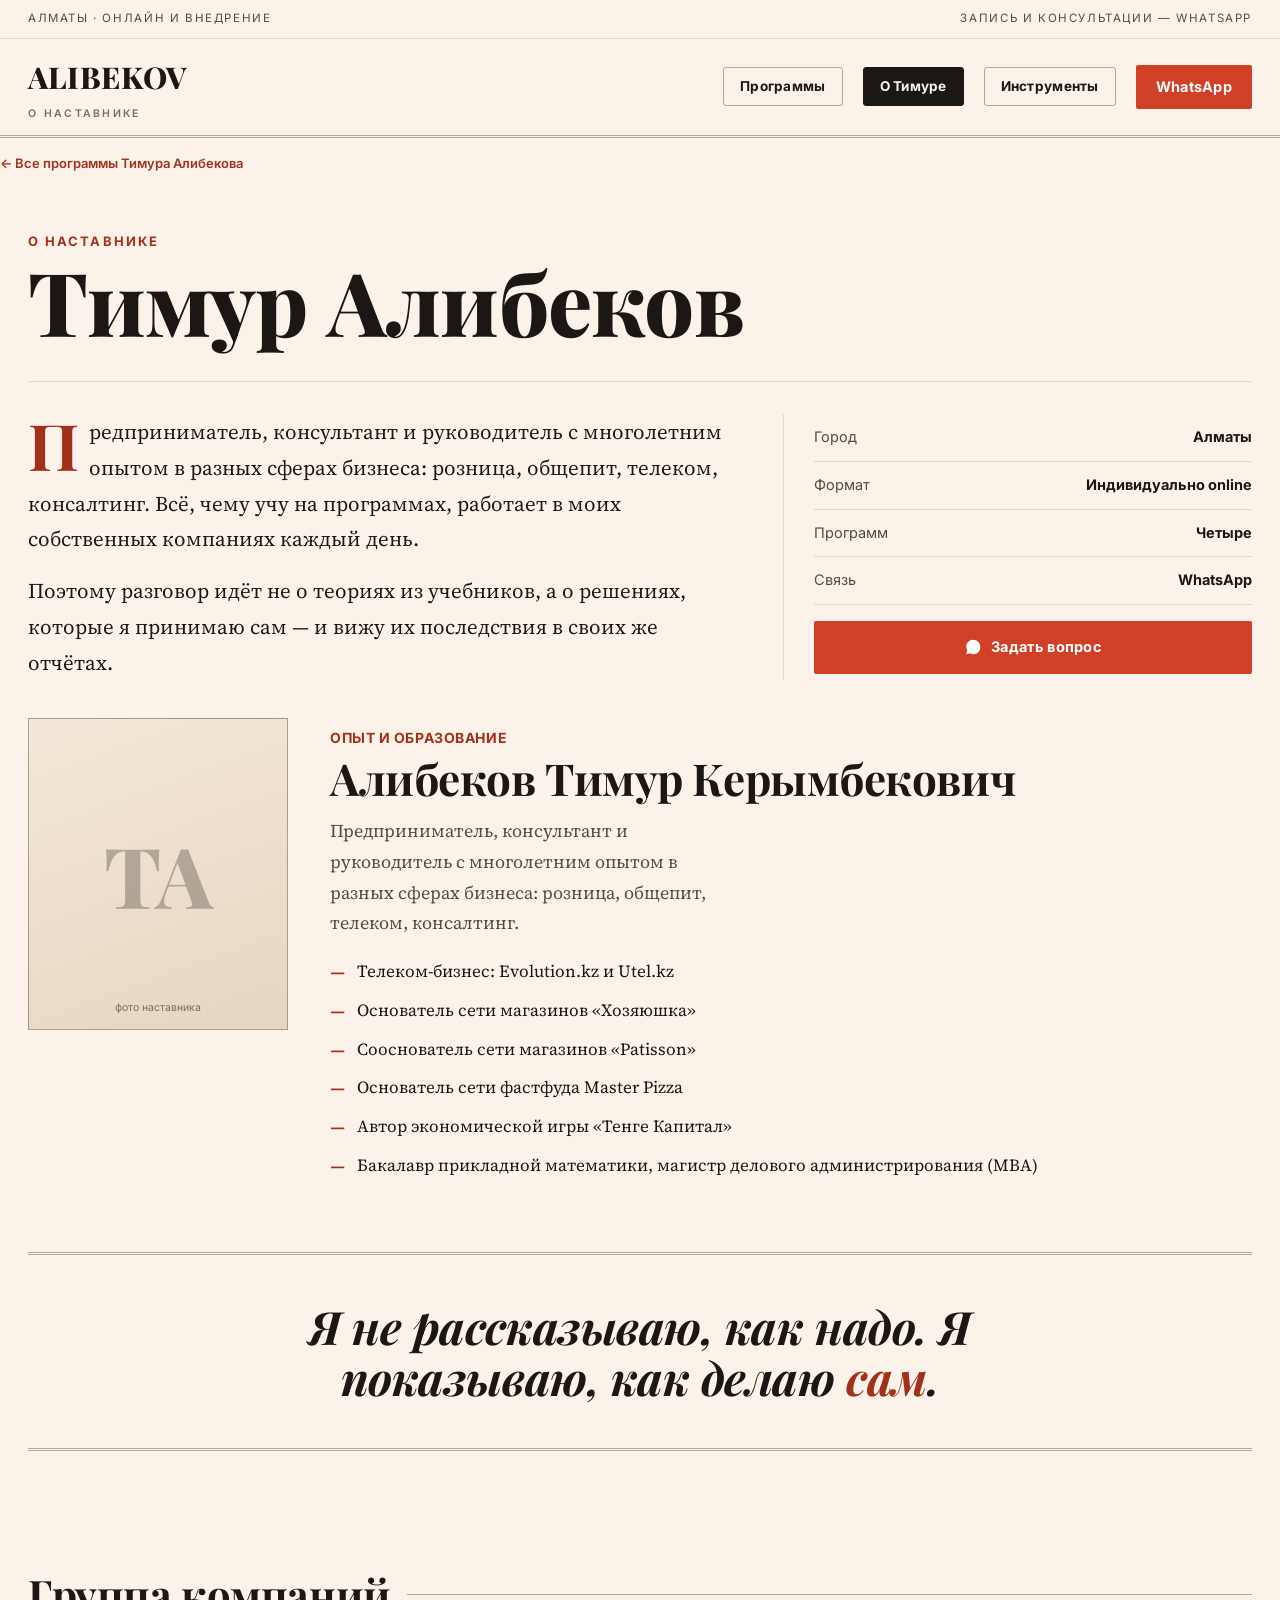
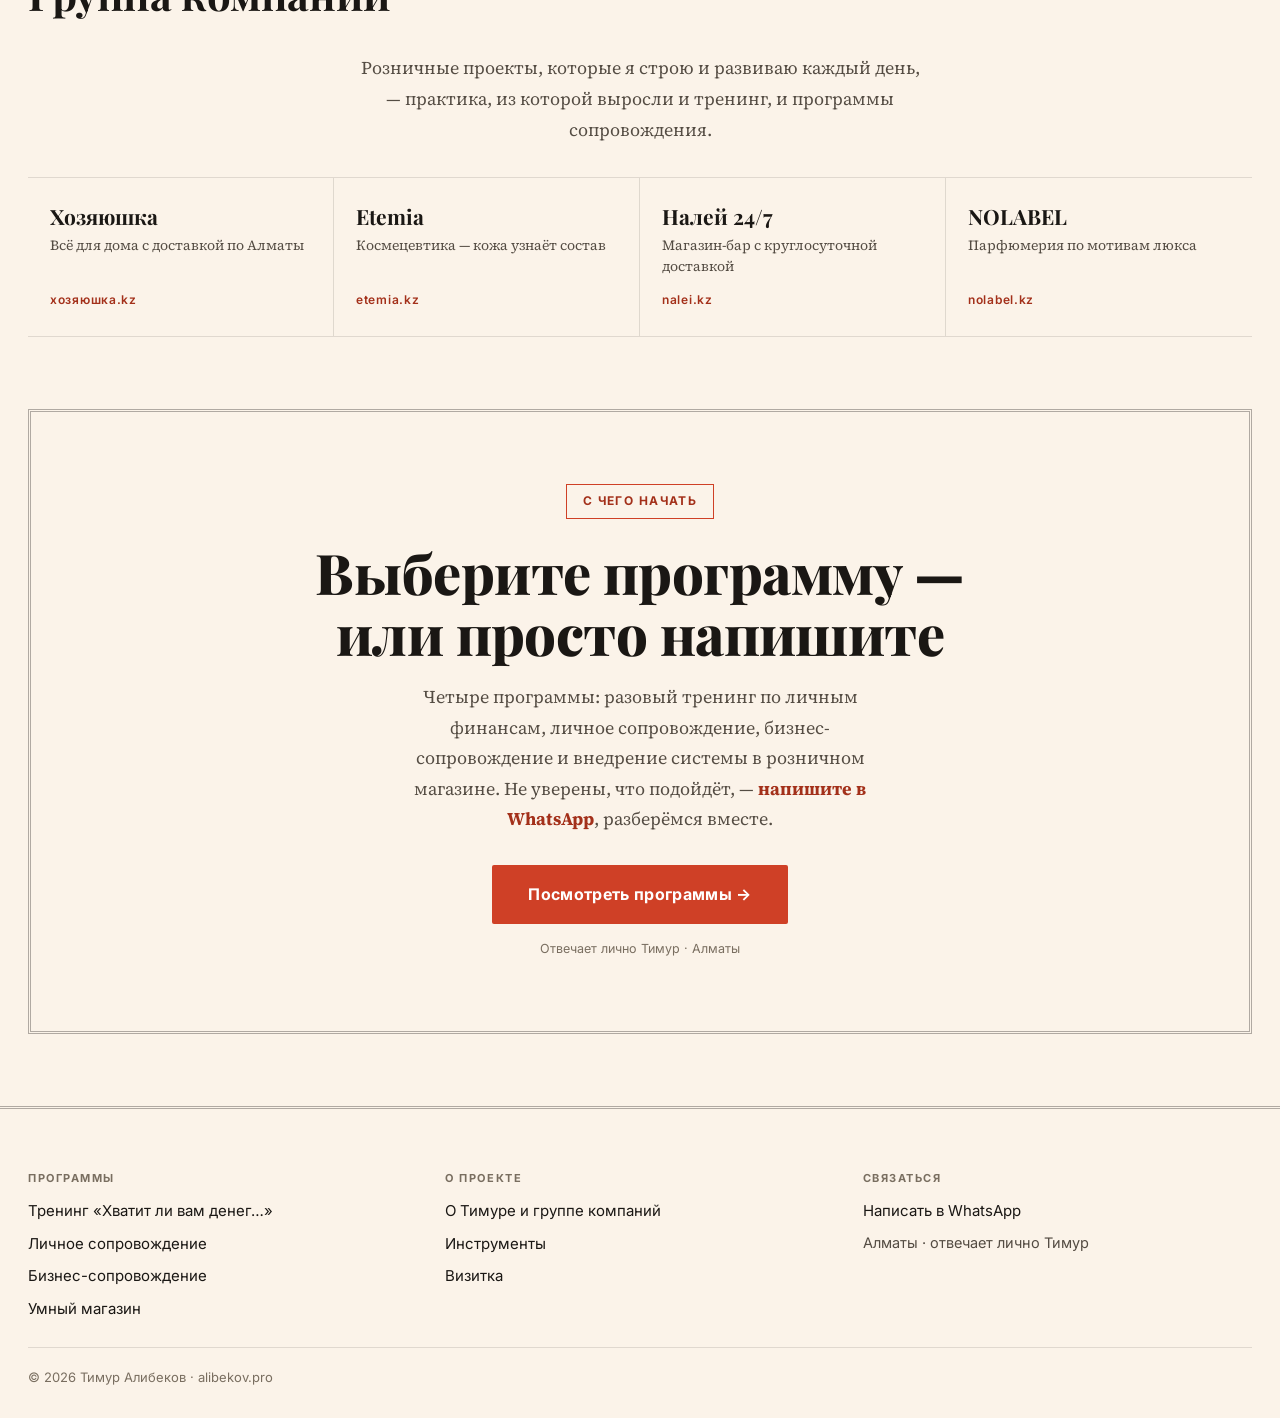
<file: o-timure/index.html>
<!DOCTYPE html>
<html lang="ru">
<head>
<meta charset="UTF-8" />
<meta name="viewport" content="width=device-width, initial-scale=1.0" />
<title>О Тимуре Алибекове — опыт и группа компаний</title>
<meta name="description" content="Тимур Алибеков: предприниматель и наставник. Evolution.kz, Utel.kz, сети «Хозяюшка» и Patisson, автор игры «Тенге Капитал». Алматы." />
<meta name="theme-color" content="#fbf3e9" />

<!-- Google tag (gtag.js) -->
<script async src="https://www.googletagmanager.com/gtag/js?id=AW-18318471443"></script>
<script>
  window.dataLayer = window.dataLayer || [];
  function gtag(){dataLayer.push(arguments);}
  gtag('js', new Date());
  gtag('config', 'AW-18318471443');
</script>

<meta property="og:type" content="profile" />
<meta property="og:title" content="О Тимуре Алибекове — опыт и группа компаний" />
<meta property="og:description" content="Предприниматель и наставник: Evolution.kz, Utel.kz, сети «Хозяюшка» и Patisson, автор игры «Тенге Капитал»." />
<meta property="og:locale" content="ru_RU" />
<meta property="og:url" content="https://alibekov.pro/o-timure/" />
<meta property="og:image" content="https://alibekov.pro/og.png" />
<meta name="twitter:card" content="summary_large_image" />
<link rel="canonical" href="https://alibekov.pro/o-timure/" />

<link rel="icon" type="image/svg+xml" href="/favicon.svg" />
<link rel="apple-touch-icon" href="/favicon.svg" />

<link rel="preconnect" href="https://fonts.googleapis.com" />
<link rel="preconnect" href="https://fonts.gstatic.com" crossorigin />
<link href="https://fonts.googleapis.com/css2?family=Playfair+Display:ital,wght@0,600;0,700;0,800;1,600;1,700&family=Source+Serif+4:ital,opsz,wght@0,8..60,400;0,8..60,600;1,8..60,400&family=Inter:wght@500;600;700&display=swap" rel="stylesheet" />

<script type="application/ld+json">
{
  "@context":"https://schema.org",
  "@type":"Person",
  "name":"Тимур Алибеков",
  "alternateName":"Алибеков Тимур Керымбекович",
  "jobTitle":"Предприниматель, бизнес-тренер",
  "url":"https://alibekov.pro/o-timure/",
  "address":{"@type":"PostalAddress","addressLocality":"Алматы","addressCountry":"KZ"},
  "alumniOf":"Магистр делового администрирования (MBA)",
  "knowsAbout":["личный финансовый учёт","управление розничным магазином","мотивация персонала","стратегия и управление"]
}
</script>

<script>document.documentElement.className += " js";</script>
<link rel="stylesheet" href="/assets/site.css" />
</head>
<body>
<a class="skip" href="#opyt">Перейти к опыту и регалиям</a>

<!-- MASTHEAD -->
<header class="masthead" role="banner">
  <div class="wrap mast-top"><span>Алматы · Онлайн и внедрение</span><span>Запись и консультации — WhatsApp</span></div>
  <div class="wrap mast-main">
    <a class="name" href="/" aria-label="Тимур Алибеков — на главную">ALIBEKOV<small>о наставнике</small></a>
    <nav class="mast-actions" aria-label="Основные разделы">
      <a class="mnav" href="/#programmy">Программы</a>
      <a class="mnav" href="/o-timure/" aria-current="page">О Тимуре</a>
      <a class="mnav" href="/instrumenty/">Инструменты</a>
      <a class="btn sal cta-wa" href="#svyaz" aria-label="Написать Тимуру в WhatsApp">WhatsApp</a>
    </nav>
  </div>
</header>

<main id="top">

<p class="wrap crumb"><a href="/">← Все программы Тимура Алибекова</a></p>

<!-- HERO -->
<section class="hero" aria-labelledby="hero-title">
  <div class="wrap">
    <p class="kick reveal">О наставнике</p>
    <h1 id="hero-title">Тимур Алибеков</h1>
    <div class="hero-grid">
      <div class="hero-lead reveal">
        <div class="drop"><p>Предприниматель, консультант и руководитель с многолетним опытом в разных сферах бизнеса: розница, общепит, телеком, консалтинг. Всё, чему учу на программах, работает в моих собственных компаниях каждый день.</p></div>
        <p style="margin-top:16px">Поэтому разговор идёт не о теориях из учебников, а о решениях, которые я принимаю сам — и вижу их последствия в своих же отчётах.</p>
      </div>
      <div class="hero-side reveal">
        <ul class="facts">
          <li><span>Город</span><b>Алматы</b></li>
          <li><span>Формат</span><b>Индивидуально online</b></li>
          <li><span>Программ</span><b>Четыре</b></li>
          <li><span>Связь</span><b>WhatsApp</b></li>
        </ul>
        <a class="btn sal cta-wa" href="#svyaz">
          <svg class="wa" viewBox="0 0 32 32" fill="currentColor" aria-hidden="true"><path d="M16 3C9.4 3 4 8.3 4 14.9c0 2.3.6 4.5 1.8 6.4L4 29l7-1.8c1.8 1 3.9 1.5 6 1.5 6.6 0 12-5.3 12-11.9C29 8.3 23.6 3 16 3zm5.7 14.1c-.3-.2-1.8-.9-2.1-1-.3-.1-.5-.2-.7.2-.2.3-.8 1-1 1.2-.2.2-.4.2-.7.1-1.8-.9-3-1.6-4.2-3.6-.3-.5.3-.5.9-1.6.1-.2 0-.4 0-.5-.1-.2-.7-1.6-.9-2.2-.2-.6-.5-.5-.7-.5h-.6c-.2 0-.5.1-.8.4-.3.3-1 1-1 2.5s1.1 2.9 1.2 3.1c.2.2 2.1 3.3 5.2 4.6 1.9.8 2.7.9 3.6.8.6-.1 1.8-.7 2-1.4.3-.7.3-1.3.2-1.4z"/></svg>
          Задать вопрос
        </a>
      </div>
    </div>
  </div>
</section>

<!-- ОПЫТ -->
<section id="opyt" style="padding-top:14px" aria-labelledby="host-title">
  <div class="wrap"><div class="host">
    <div class="photo reveal" role="img" aria-label="Портрет Тимура Алибекова (будет добавлен)">
      <span class="mono" aria-hidden="true">ТА</span><small aria-hidden="true">фото наставника</small>
    </div>
    <div class="reveal">
      <p class="role">Опыт и образование</p>
      <h2 id="host-title">Алибеков Тимур Керымбекович</h2>
      <p class="bio-lead">Предприниматель, консультант и руководитель с многолетним опытом в разных сферах бизнеса: розница, общепит, телеком, консалтинг.</p>
      <ul class="bio">
        <li><b aria-hidden="true">—</b>Телеком-бизнес: Evolution.kz и Utel.kz</li>
        <li><b aria-hidden="true">—</b>Основатель сети магазинов «Хозяюшка»</li>
        <li><b aria-hidden="true">—</b>Сооснователь сети магазинов «Patisson»</li>
        <li><b aria-hidden="true">—</b>Основатель сети фастфуда Master Pizza</li>
        <li><b aria-hidden="true">—</b>Автор экономической игры «Тенге Капитал»</li>
        <li><b aria-hidden="true">—</b>Бакалавр прикладной математики, магистр делового администрирования (MBA)</li>
      </ul>
    </div>
  </div></div>
</section>

<!-- BAND -->
<section style="padding-top:0">
  <div class="wrap">
    <div class="band reveal">
      <h2>Я не рассказываю, как надо. Я показываю, как делаю <em>сам</em>.</h2>
    </div>
  </div>
</section>

<!-- ГРУППА КОМПАНИЙ -->
<section aria-labelledby="group-title">
  <div class="wrap">
    <div class="sec-rule reveal"><h2 id="group-title">Группа компаний</h2><span class="ln" aria-hidden="true"></span></div>
    <p class="group-lead reveal">Розничные проекты, которые я строю и развиваю каждый день, — практика, из которой выросли и тренинг, и программы сопровождения.</p>
    <div class="group reveal">
      <a href="https://xn--80anjo8au5bh.kz" target="_blank" rel="noopener">
        <span class="nm">Хозяюшка</span>
        <span class="ds">Всё для дома с доставкой по Алматы</span>
        <span class="url">хозяюшка.kz</span>
        <span class="sr-only"> (откроется в новой вкладке)</span>
      </a>
      <a href="https://etemia.kz" target="_blank" rel="noopener">
        <span class="nm">Etemia</span>
        <span class="ds">Космецевтика — кожа узнаёт состав</span>
        <span class="url">etemia.kz</span>
        <span class="sr-only"> (откроется в новой вкладке)</span>
      </a>
      <a href="https://nalei.kz" target="_blank" rel="noopener">
        <span class="nm">Налей 24/7</span>
        <span class="ds">Магазин-бар с круглосуточной доставкой</span>
        <span class="url">nalei.kz</span>
        <span class="sr-only"> (откроется в новой вкладке)</span>
      </a>
      <a href="https://nolabel.kz" target="_blank" rel="noopener">
        <span class="nm">NOLABEL</span>
        <span class="ds">Парфюмерия по мотивам люкса</span>
        <span class="url">nolabel.kz</span>
        <span class="sr-only"> (откроется в новой вкладке)</span>
      </a>
    </div>
  </div>
</section>

<!-- СВЯЗЬ -->
<section id="svyaz" style="padding-top:0" aria-labelledby="final-title">
  <div class="wrap">
    <div class="final reveal">
      <p class="scarce">С чего начать</p>
      <h2 id="final-title">Выберите программу — или просто напишите</h2>
      <p>Четыре программы: разовый тренинг по личным финансам, личное сопровождение, бизнес-сопровождение и внедрение системы в розничном магазине. Не уверены, что подойдёт, — <b>напишите в WhatsApp</b>, разберёмся вместе.</p>
      <a class="btn sal" href="/#programmy" style="font-size:16px;padding:16px 36px">Посмотреть программы →</a>
      <span class="sub">Отвечает лично Тимур · Алматы</span>
    </div>
  </div>
</section>

</main>

<footer role="contentinfo"><div class="wrap">
  <nav class="foot-map" aria-label="Карта сайта">
    <div>
      <p class="fm-t">Программы</p>
      <ul>
        <li><a href="/seminar/">Тренинг «Хватит ли вам денег…»</a></li>
        <li><a href="/lichnoe-soprovozhdenie/">Личное сопровождение</a></li>
        <li><a href="/biznes-soprovozhdenie/">Бизнес-сопровождение</a></li>
        <li><a href="/umny-magazin/">Умный магазин</a></li>
      </ul>
    </div>
    <div>
      <p class="fm-t">О проекте</p>
      <ul>
        <li><a href="/o-timure/">О Тимуре и группе компаний</a></li>
        <li><a href="/instrumenty/">Инструменты</a></li>
        <li><a href="/card.html">Визитка</a></li>
      </ul>
    </div>
    <div>
      <p class="fm-t">Связаться</p>
      <ul>
        <li><a class="cta-wa" href="#">Написать в WhatsApp</a></li>
        <li><span class="note">Алматы · отвечает лично Тимур</span></li>
      </ul>
    </div>
  </nav>
  <div class="foot"><span>© 2026 Тимур Алибеков · <a href="/">alibekov.pro</a></span></div>
</div></footer>

<!-- STICKY MOBILE CTA -->
<div class="sticky">
  <a class="btn sal" href="/#programmy">Посмотреть программы</a>
</div>

<script src="/assets/site.js"></script>
</body>
</html>
</file>
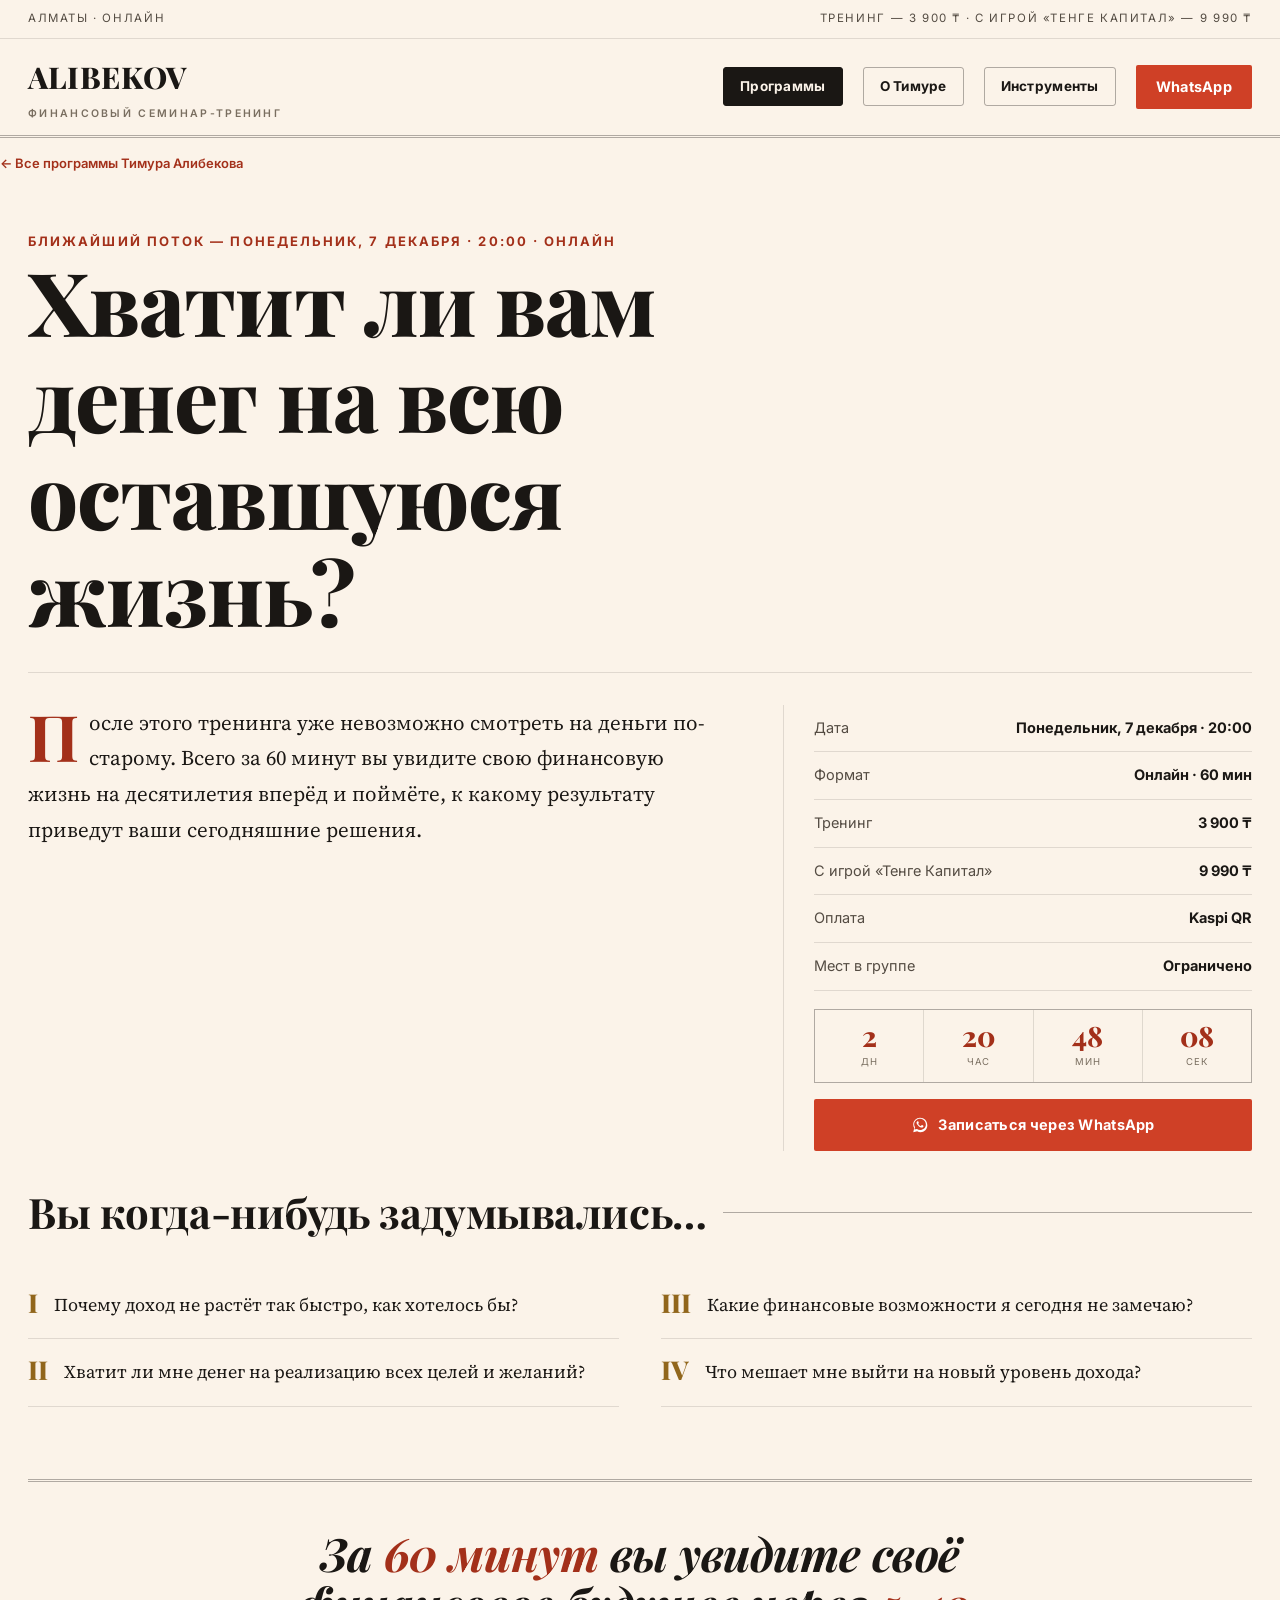
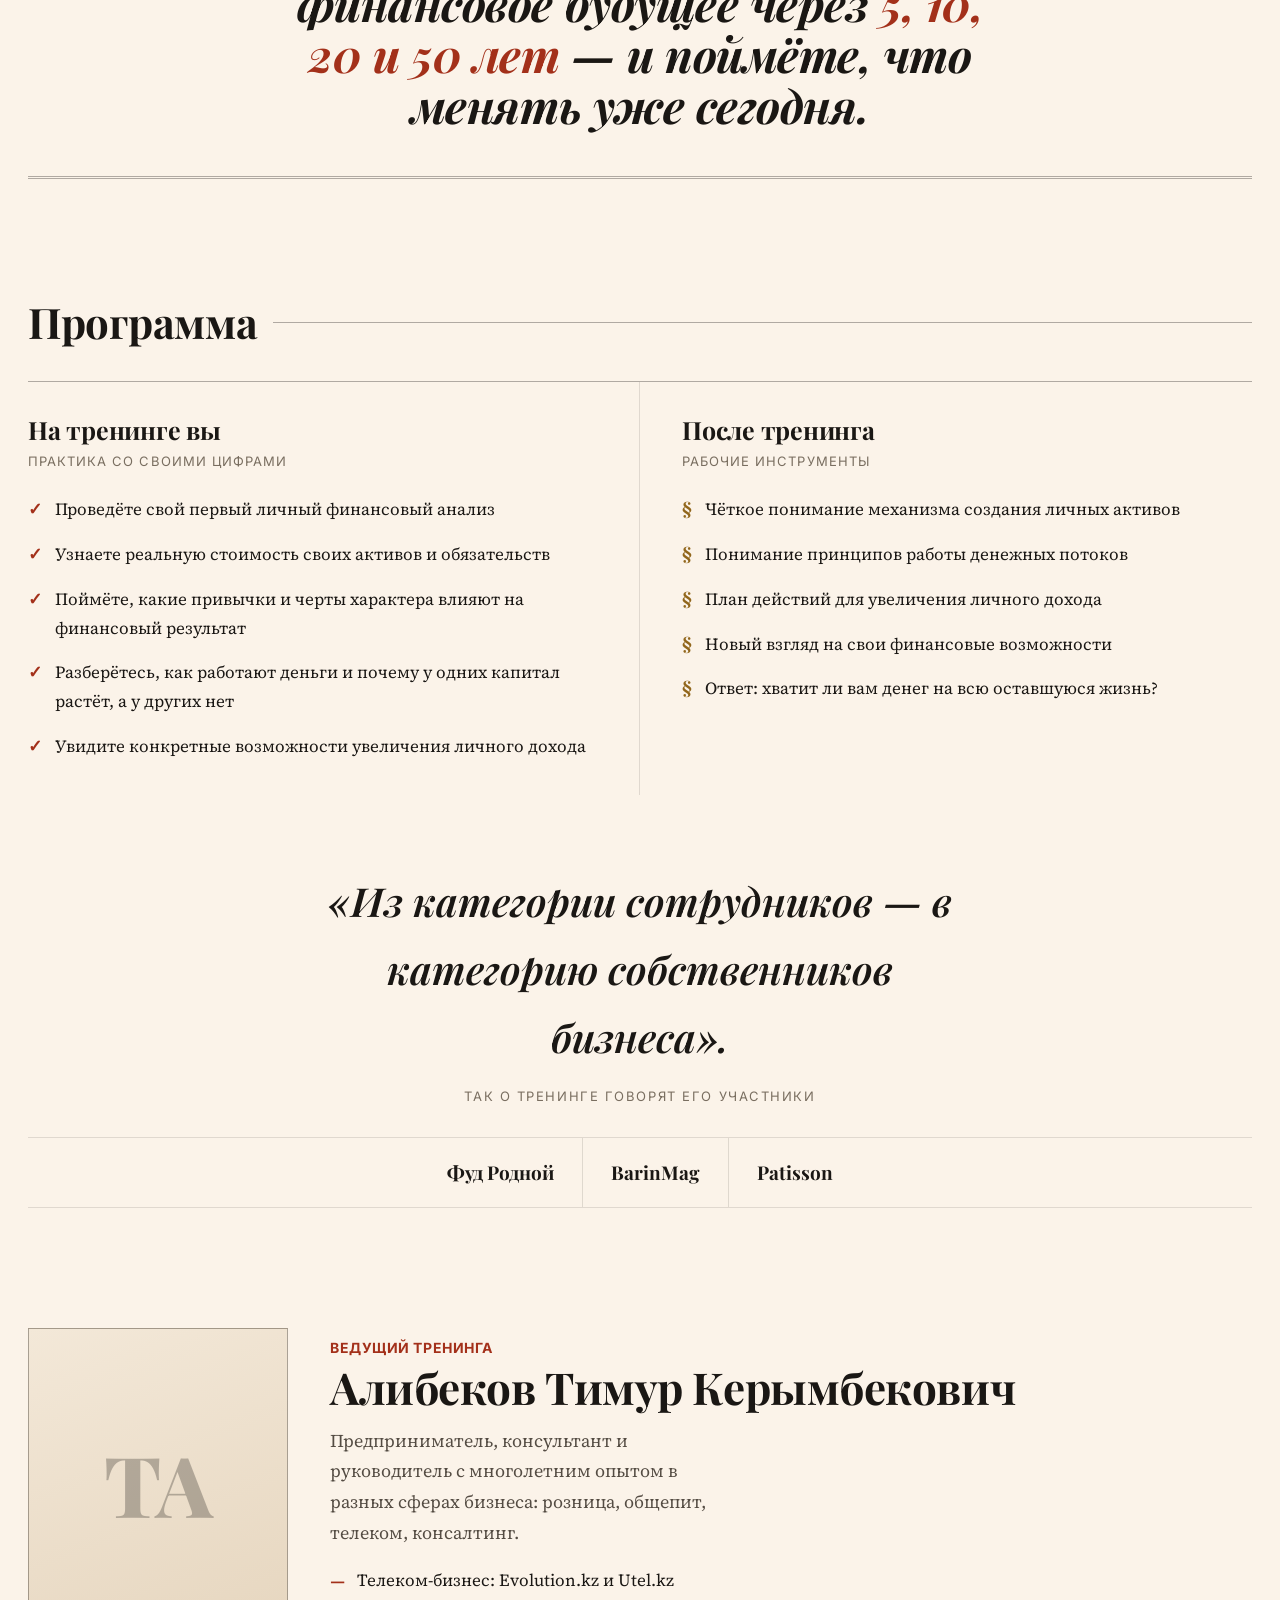
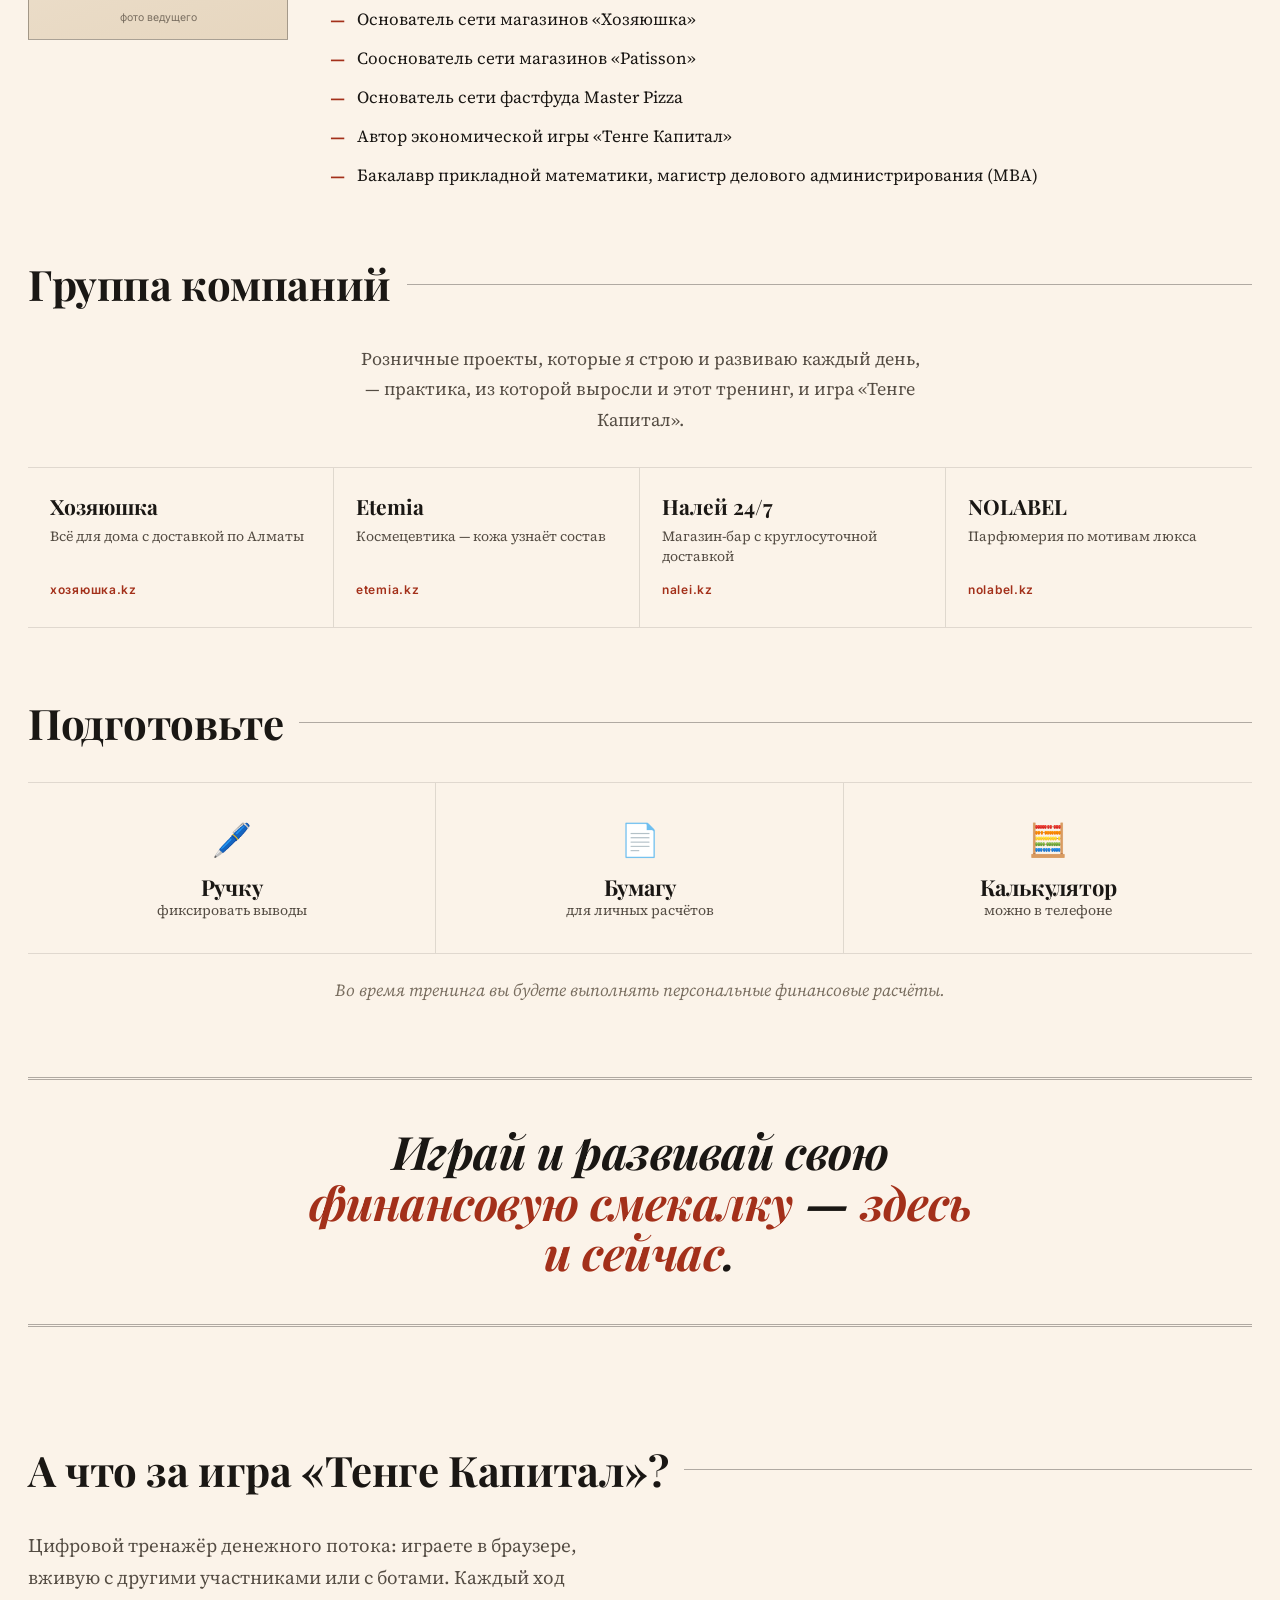
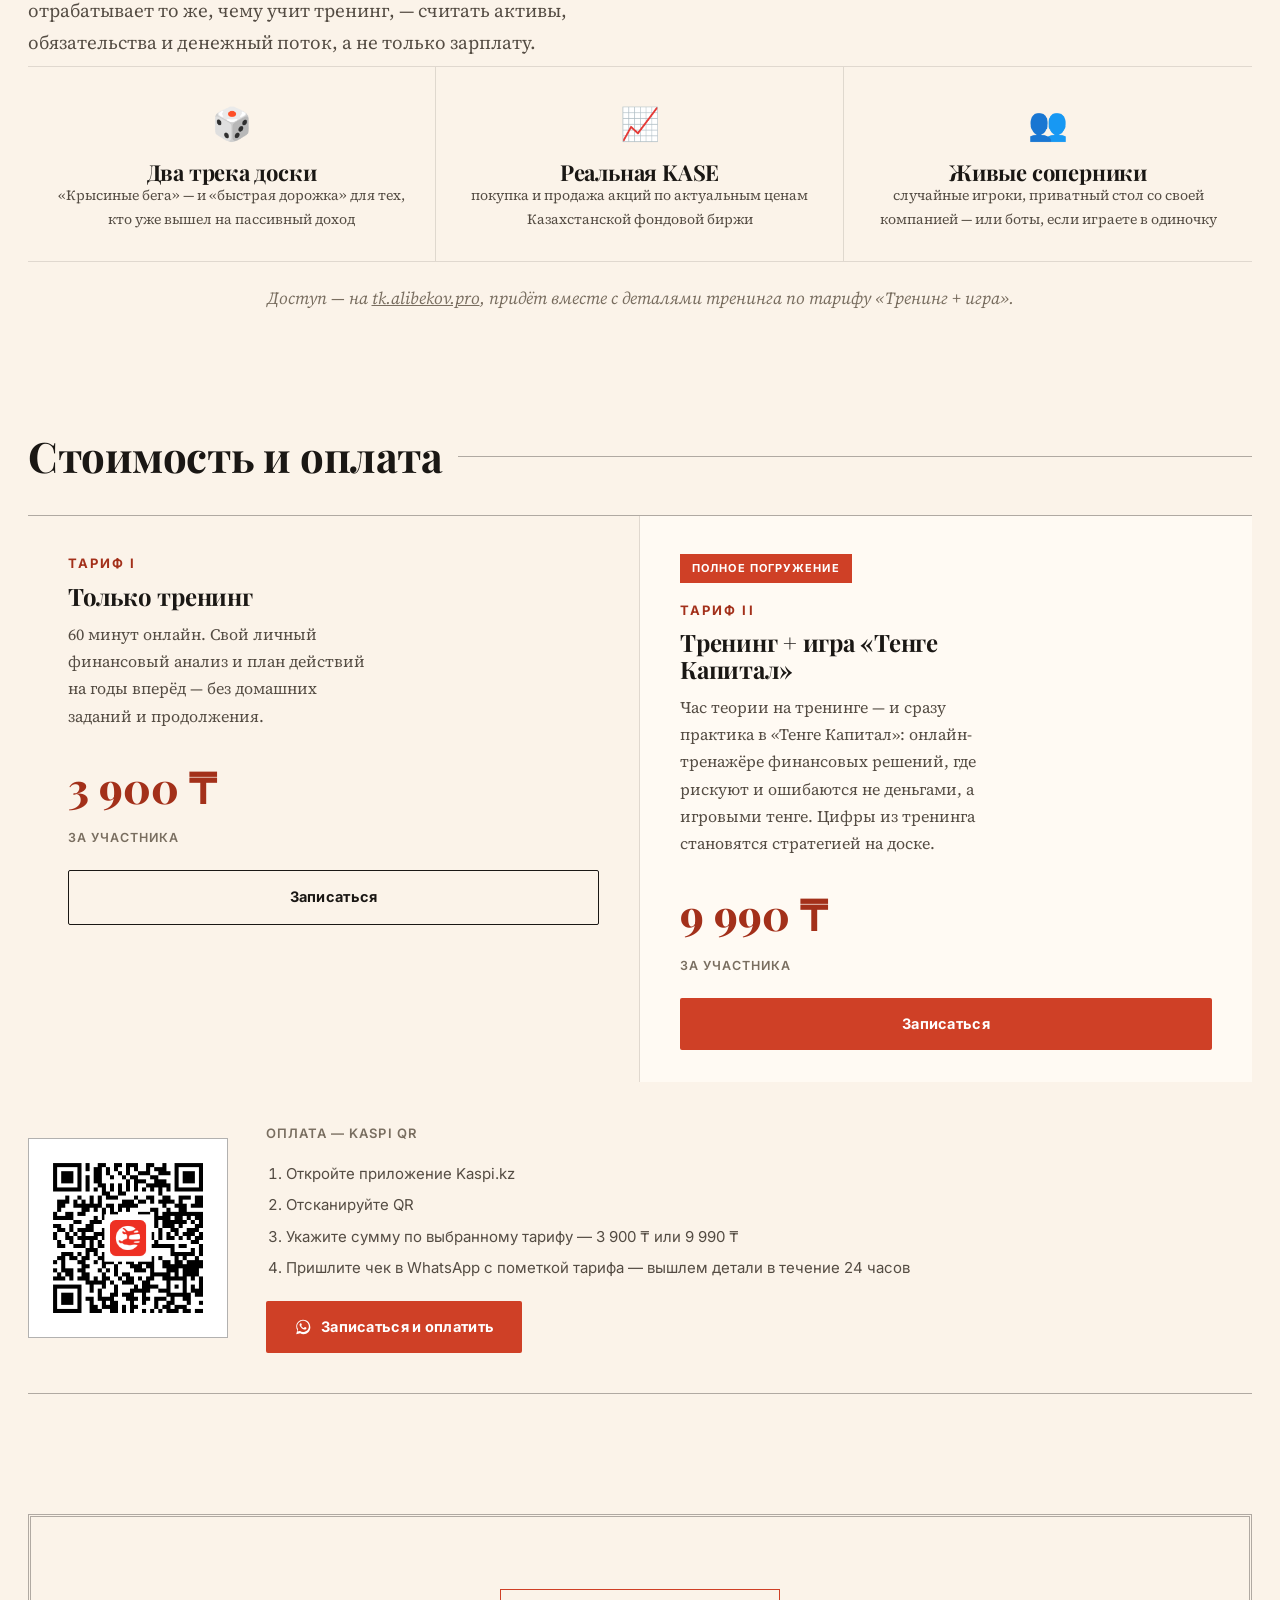
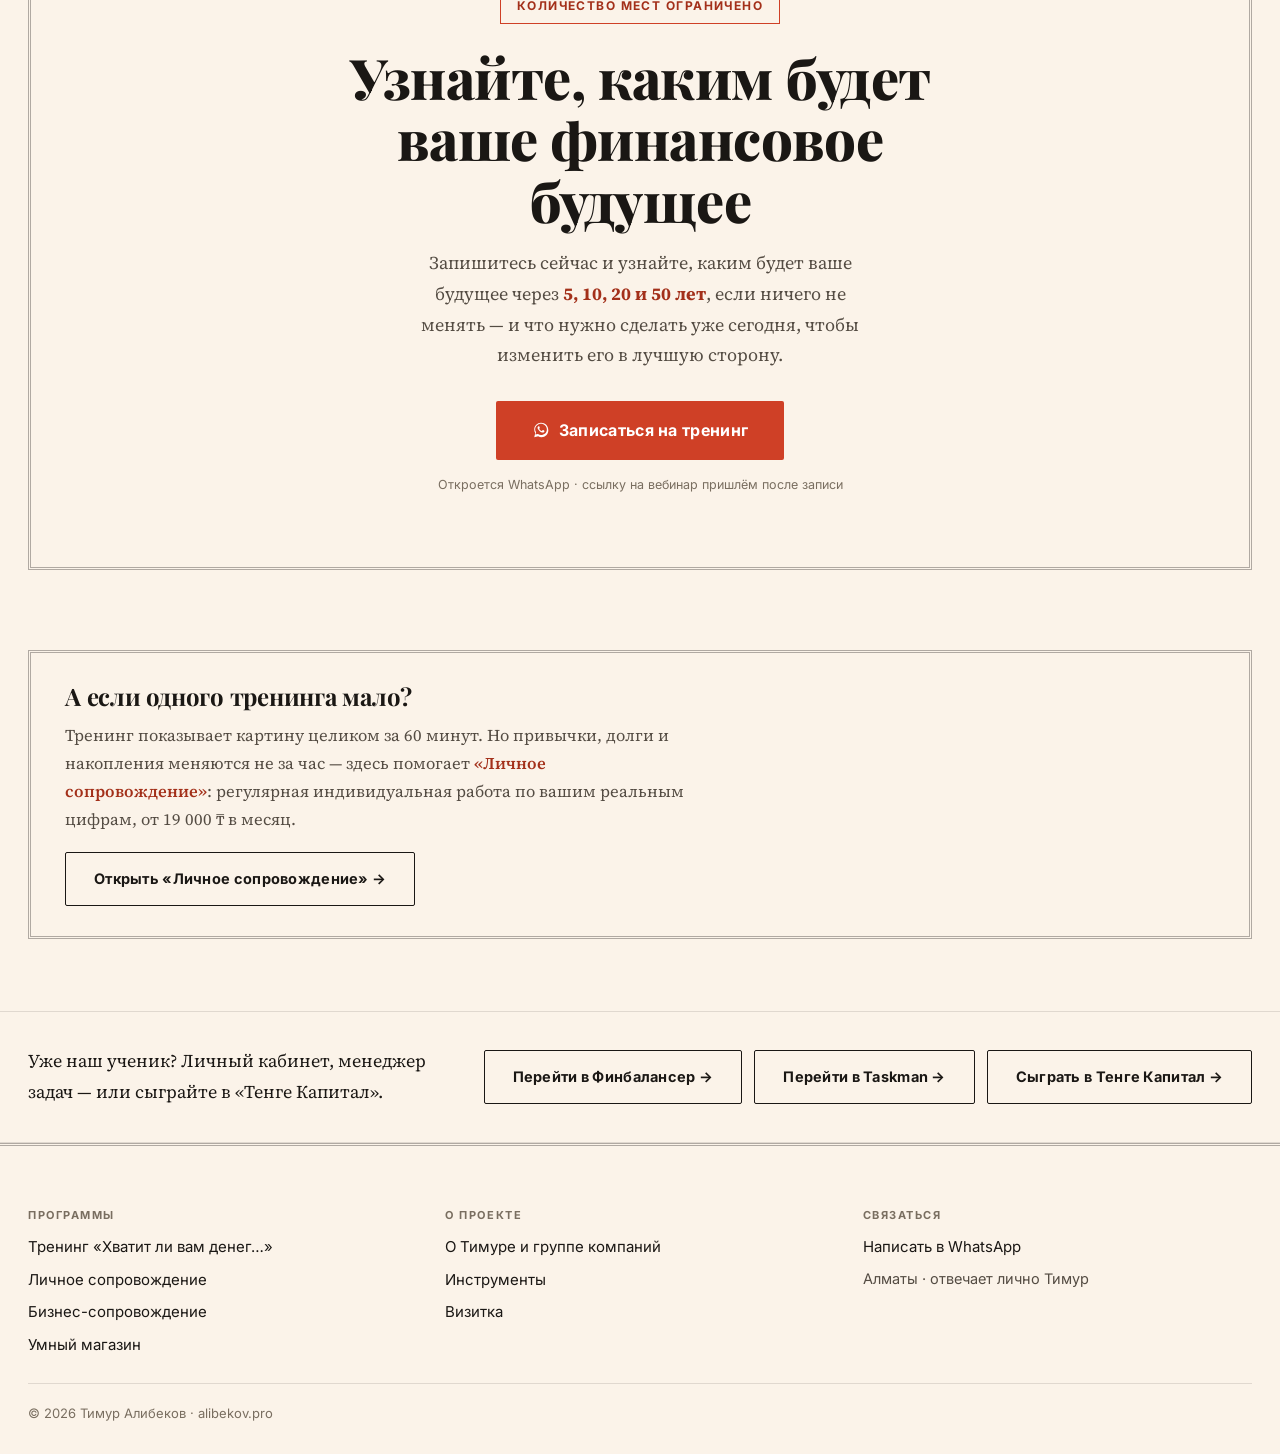
<file: seminar/index.html>
<!DOCTYPE html>
<html lang="ru">
<head>
<meta charset="UTF-8" />
<meta name="viewport" content="width=device-width, initial-scale=1.0" />
<title>Хватит ли вам денег на всю оставшуюся жизнь? — тренинг</title>
<meta name="description" content="Онлайн-тренинг за 60 минут: увидите свою финансовую жизнь на десятилетия вперёд. От 3 900 ₸, с игрой «Тенге Капитал» — 9 990 ₸." />
<meta name="theme-color" content="#fbf3e9" />

<!-- Google tag (gtag.js) -->
<script async src="https://www.googletagmanager.com/gtag/js?id=AW-18318471443"></script>
<script>
  window.dataLayer = window.dataLayer || [];
  function gtag(){dataLayer.push(arguments);}
  gtag('js', new Date());
  gtag('config', 'AW-18318471443');
</script>

<meta property="og:type" content="website" />
<meta property="og:title" content="Хватит ли вам денег на всю оставшуюся жизнь?" />
<meta property="og:description" content="Онлайн-тренинг за 60 минут покажет вашу финансовую жизнь на десятилетия вперёд. От 3 900 ₸, с игрой «Тенге Капитал» — 9 990 ₸. Ведущий — Тимур Алибеков." />
<meta property="og:locale" content="ru_RU" />
<meta property="og:url" content="https://alibekov.pro/seminar/" />
<meta property="og:image" content="https://alibekov.pro/og.png" />
<meta name="twitter:card" content="summary_large_image" />
<link rel="canonical" href="https://alibekov.pro/seminar/" />

<link rel="icon" type="image/svg+xml" href="/favicon.svg" />
<link rel="apple-touch-icon" href="/favicon.svg" />

<link rel="preconnect" href="https://fonts.googleapis.com" />
<link rel="preconnect" href="https://fonts.gstatic.com" crossorigin />
<link href="https://fonts.googleapis.com/css2?family=Playfair+Display:ital,wght@0,600;0,700;0,800;1,600;1,700&family=Source+Serif+4:ital,opsz,wght@0,8..60,400;0,8..60,600;1,8..60,400&family=Inter:wght@500;600;700&display=swap" rel="stylesheet" />

<!-- JSON-LD: курс для поисковиков (вечнозелёный формат, без фиксированной даты) -->
<script type="application/ld+json">
{
  "@context":"https://schema.org",
  "@type":"Course",
  "name":"Тренинг «Хватит ли вам денег на всю оставшуюся жизнь?»",
  "description":"За 60 минут вы увидите свою финансовую жизнь на десятилетия вперёд и проведёте первый личный финансовый анализ.",
  "provider":{"@type":"Person","name":"Тимур Алибеков","url":"https://alibekov.pro/seminar/"},
  "hasCourseInstance":{"@type":"CourseInstance","courseMode":"Online","courseWorkload":"PT60M"},
  "offers":[
    {"@type":"Offer","name":"Только тренинг","price":"3900","priceCurrency":"KZT","availability":"https://schema.org/InStock","url":"https://alibekov.pro/seminar/"},
    {"@type":"Offer","name":"Тренинг + игра «Тенге Капитал»","price":"9990","priceCurrency":"KZT","availability":"https://schema.org/InStock","url":"https://alibekov.pro/seminar/"}
  ]
}
</script>

<script>document.documentElement.className += " js";</script>
<link rel="stylesheet" href="/assets/site.css" />
</head>
<body>
<a class="skip" href="#zayavka">Перейти к записи на тренинг</a>

<!-- MASTHEAD -->
<header class="masthead" role="banner">
  <div class="wrap mast-top"><span>Алматы · Онлайн</span><span>Тренинг — 3 900 ₸ · с игрой «Тенге Капитал» — 9 990 ₸</span></div>
  <div class="wrap mast-main">
    <a class="name" href="/" aria-label="Тимур Алибеков — на главную">ALIBEKOV<small>финансовый семинар-тренинг</small></a>
    <nav class="mast-actions" aria-label="Основные разделы">
      <a class="mnav" href="/#programmy" aria-current="page">Программы</a>
      <a class="mnav" href="/o-timure/">О Тимуре</a>
      <a class="mnav" href="/instrumenty/">Инструменты</a>
      <a class="btn sal cta-wa" data-wa-text="seminar" href="#zayavka" aria-label="Написать Тимуру в WhatsApp">WhatsApp</a>
    </nav>
  </div>
</header>

<main id="top">

<p class="wrap crumb"><a href="/">← Все программы Тимура Алибекова</a></p>

<!-- HERO -->
<section class="hero" aria-labelledby="hero-title">
  <div class="wrap">
    <p class="kick reveal" id="next-date-kick">Специальный выпуск · онлайн · 60 минут</p>
    <h1 id="hero-title">Хватит ли вам денег на всю оставшуюся жизнь?</h1>
    <div class="hero-grid">
      <div class="hero-lead reveal">
        <div class="drop"><p>После этого тренинга уже невозможно смотреть на деньги по-старому. Всего за 60 минут вы увидите свою финансовую жизнь на десятилетия вперёд и поймёте, к какому результату приведут ваши сегодняшние решения.</p></div>
      </div>
      <div class="hero-side reveal">
        <ul class="facts">
          <li><span>Дата</span><b id="next-date-fact">Понедельник · 20:00</b></li>
          <li><span>Формат</span><b>Онлайн · 60 мин</b></li>
          <li><span>Тренинг</span><b>3 900 ₸</b></li>
          <li><span>С игрой «Тенге Капитал»</span><b>9 990 ₸</b></li>
          <li><span>Оплата</span><b>Kaspi QR</b></li>
          <li><span>Мест в группе</span><b>Ограничено</b></li>
        </ul>
        <p class="sr-only" id="cd-sr">До начала тренинга осталось время — точную дату смотрите выше.</p>
        <div class="cd" aria-hidden="true">
          <div class="c"><div class="n" id="cd-d">—</div><div class="l">дн</div></div>
          <div class="c"><div class="n" id="cd-h">—</div><div class="l">час</div></div>
          <div class="c"><div class="n" id="cd-m">—</div><div class="l">мин</div></div>
          <div class="c"><div class="n" id="cd-s">—</div><div class="l">сек</div></div>
        </div>
        <a class="btn sal cta-wa" href="#zayavka">
          <svg class="wa" viewBox="0 0 32 32" fill="currentColor" aria-hidden="true"><path d="M16 3C9.4 3 4 8.3 4 14.9c0 2.3.6 4.5 1.8 6.4L4 29l7-1.8c1.8 1 3.9 1.5 6 1.5 6.6 0 12-5.3 12-11.9C29 8.3 23.6 3 16 3zm0 21.7c-1.9 0-3.7-.5-5.3-1.5l-.4-.2-4.1 1.1 1.1-4-.2-.4a9.6 9.6 0 01-1.5-5.2C5.6 9.3 10.3 4.7 16 4.7c5.7 0 10.4 4.6 10.4 10.2S21.7 24.7 16 24.7zm5.7-7.6c-.3-.2-1.8-.9-2.1-1-.3-.1-.5-.2-.7.2-.2.3-.8 1-1 1.2-.2.2-.4.2-.7.1-1.8-.9-3-1.6-4.2-3.6-.3-.5.3-.5.9-1.6.1-.2 0-.4 0-.5-.1-.2-.7-1.6-.9-2.2-.2-.6-.5-.5-.7-.5h-.6c-.2 0-.5.1-.8.4-.3.3-1 1-1 2.5s1.1 2.9 1.2 3.1c.2.2 2.1 3.3 5.2 4.6 1.9.8 2.7.9 3.6.8.6-.1 1.8-.7 2-1.4.3-.7.3-1.3.2-1.4-.1-.2-.3-.3-.6-.4z"/></svg>
          Записаться через WhatsApp
        </a>
      </div>
    </div>
  </div>
</section>

<!-- PAINS -->
<section style="padding-top:14px" aria-labelledby="pains-title">
  <div class="wrap">
    <div class="sec-rule reveal"><h2 id="pains-title">Вы когда-нибудь задумывались…</h2><span class="ln" aria-hidden="true"></span></div>
    <ul class="pains" style="list-style:none">
      <li class="pain reveal"><span class="n" aria-hidden="true">I</span><p>Почему доход не растёт так быстро, как хотелось бы?</p></li>
      <li class="pain reveal"><span class="n" aria-hidden="true">II</span><p>Хватит ли мне денег на реализацию всех целей и желаний?</p></li>
      <li class="pain reveal"><span class="n" aria-hidden="true">III</span><p>Какие финансовые возможности я сегодня не замечаю?</p></li>
      <li class="pain reveal"><span class="n" aria-hidden="true">IV</span><p>Что мешает мне выйти на новый уровень дохода?</p></li>
    </ul>
  </div>
</section>

<!-- BAND -->
<section style="padding-top:0">
  <div class="wrap"><div class="band reveal">
    <h2>За <em>60 минут</em> вы увидите своё финансовое будущее через <em>5, 10, 20 и 50 лет</em> — и поймёте, что менять уже сегодня.</h2>
  </div></div>
</section>

<!-- PROGRAM -->
<section id="programma" aria-labelledby="prog-title">
  <div class="wrap">
    <div class="sec-rule reveal"><h2 id="prog-title">Программа</h2><span class="ln" aria-hidden="true"></span></div>
    <div class="cols">
      <div class="col reveal"><h3>На тренинге вы</h3><p class="cs">Практика со своими цифрами</p>
        <ul class="ll">
          <li><span class="t" aria-hidden="true">✓</span>Проведёте свой первый личный финансовый анализ</li>
          <li><span class="t" aria-hidden="true">✓</span>Узнаете реальную стоимость своих активов и обязательств</li>
          <li><span class="t" aria-hidden="true">✓</span>Поймёте, какие привычки и черты характера влияют на финансовый результат</li>
          <li><span class="t" aria-hidden="true">✓</span>Разберётесь, как работают деньги и почему у одних капитал растёт, а у других нет</li>
          <li><span class="t" aria-hidden="true">✓</span>Увидите конкретные возможности увеличения личного дохода</li>
        </ul>
      </div>
      <div class="col get reveal"><h3>После тренинга</h3><p class="cs">Рабочие инструменты</p>
        <ul class="ll">
          <li><span class="t" aria-hidden="true">§</span>Чёткое понимание механизма создания личных активов</li>
          <li><span class="t" aria-hidden="true">§</span>Понимание принципов работы денежных потоков</li>
          <li><span class="t" aria-hidden="true">§</span>План действий для увеличения личного дохода</li>
          <li><span class="t" aria-hidden="true">§</span>Новый взгляд на свои финансовые возможности</li>
          <li><span class="t" aria-hidden="true">§</span>Ответ: хватит ли вам денег на всю оставшуюся жизнь?</li>
        </ul>
      </div>
    </div>
  </div>
</section>

<!-- PROOF -->
<section style="padding-top:0" aria-labelledby="proof-title">
  <div class="wrap"><div class="proof reveal">
    <blockquote id="proof-title">«Из категории сотрудников — в категорию собственников бизнеса».</blockquote>
    <p class="by">Так о тренинге говорят его участники</p>
    <ul class="logos" aria-label="Среди участников — предприниматели компаний">
      <li>Фуд Родной</li><li>BarinMag</li><li>Patisson</li>
    </ul>
  </div></div>
</section>

<!-- HOST -->
<section aria-labelledby="host-title">
  <div class="wrap"><div class="host">
    <div class="photo reveal" role="img" aria-label="Портрет ведущего — Тимура Алибекова (будет добавлен)">
      <span class="mono" aria-hidden="true">ТА</span><small aria-hidden="true">фото ведущего</small>
    </div>
    <div class="reveal">
      <p class="role">Ведущий тренинга</p>
      <h2 id="host-title">Алибеков Тимур Керымбекович</h2>
      <p class="bio-lead">Предприниматель, консультант и руководитель с многолетним опытом в разных сферах бизнеса: розница, общепит, телеком, консалтинг.</p>
      <ul class="bio">
        <li><b aria-hidden="true">—</b>Телеком-бизнес: Evolution.kz и Utel.kz</li>
        <li><b aria-hidden="true">—</b>Основатель сети магазинов «Хозяюшка»</li>
        <li><b aria-hidden="true">—</b>Сооснователь сети магазинов «Patisson»</li>
        <li><b aria-hidden="true">—</b>Основатель сети фастфуда Master Pizza</li>
        <li><b aria-hidden="true">—</b>Автор экономической игры «Тенге Капитал»</li>
        <li><b aria-hidden="true">—</b>Бакалавр прикладной математики, магистр делового администрирования (MBA)</li>
      </ul>
    </div>
  </div></div>
</section>

<!-- GROUP OF COMPANIES -->
<section style="padding-top:0" aria-labelledby="group-title">
  <div class="wrap">
    <div class="sec-rule reveal"><h2 id="group-title">Группа компаний</h2><span class="ln" aria-hidden="true"></span></div>
    <p class="group-lead reveal">Розничные проекты, которые я строю и развиваю каждый день, — практика, из которой выросли и этот тренинг, и игра «Тенге Капитал».</p>
    <div class="group reveal">
      <a href="https://xn--80anjo8au5bh.kz" target="_blank" rel="noopener">
        <span class="nm">Хозяюшка</span>
        <span class="ds">Всё для дома с доставкой по Алматы</span>
        <span class="url">хозяюшка.kz</span>
        <span class="sr-only"> (откроется в новой вкладке)</span>
      </a>
      <a href="https://etemia.kz" target="_blank" rel="noopener">
        <span class="nm">Etemia</span>
        <span class="ds">Космецевтика — кожа узнаёт состав</span>
        <span class="url">etemia.kz</span>
        <span class="sr-only"> (откроется в новой вкладке)</span>
      </a>
      <a href="https://nalei.kz" target="_blank" rel="noopener">
        <span class="nm">Налей 24/7</span>
        <span class="ds">Магазин-бар с круглосуточной доставкой</span>
        <span class="url">nalei.kz</span>
        <span class="sr-only"> (откроется в новой вкладке)</span>
      </a>
      <a href="https://nolabel.kz" target="_blank" rel="noopener">
        <span class="nm">NOLABEL</span>
        <span class="ds">Парфюмерия по мотивам люкса</span>
        <span class="url">nolabel.kz</span>
        <span class="sr-only"> (откроется в новой вкладке)</span>
      </a>
    </div>
  </div>
</section>

<!-- PREPARE -->
<section style="padding-top:0" aria-labelledby="prep-title">
  <div class="wrap">
    <div class="sec-rule reveal"><h2 id="prep-title">Подготовьте</h2><span class="ln" aria-hidden="true"></span></div>
    <div class="prep">
      <div class="p reveal"><span class="ic" aria-hidden="true">🖊️</span><h3>Ручку</h3><p>фиксировать выводы</p></div>
      <div class="p reveal"><span class="ic" aria-hidden="true">📄</span><h3>Бумагу</h3><p>для личных расчётов</p></div>
      <div class="p reveal"><span class="ic" aria-hidden="true">🧮</span><h3>Калькулятор</h3><p>можно в телефоне</p></div>
    </div>
    <p class="prep-note reveal">Во время тренинга вы будете выполнять персональные финансовые расчёты.</p>
  </div>
</section>

<!-- GAME BAND -->
<section style="padding-top:0">
  <div class="wrap"><div class="band reveal">
    <h2>Играй и развивай свою <em>финансовую смекалку</em> — <em>здесь и сейчас</em>.</h2>
  </div></div>
</section>

<!-- GAME -->
<section aria-labelledby="game-title">
  <div class="wrap">
    <div class="sec-rule reveal"><h2 id="game-title">А что за игра «Тенге Капитал»?</h2><span class="ln" aria-hidden="true"></span></div>
    <p class="reveal" style="font-size:19px;color:var(--muted);max-width:62ch;margin-bottom:8px">Цифровой тренажёр денежного потока: играете в браузере, вживую с другими участниками или с ботами. Каждый ход отрабатывает то же, чему учит тренинг, — считать активы, обязательства и денежный поток, а не только зарплату.</p>
    <div class="prep">
      <div class="p reveal"><span class="ic" aria-hidden="true">🎲</span><h3>Два трека доски</h3><p>«Крысиные бега» — и «быстрая дорожка» для тех, кто уже вышел на пассивный доход</p></div>
      <div class="p reveal"><span class="ic" aria-hidden="true">📈</span><h3>Реальная KASE</h3><p>покупка и продажа акций по актуальным ценам Казахстанской фондовой биржи</p></div>
      <div class="p reveal"><span class="ic" aria-hidden="true">👥</span><h3>Живые соперники</h3><p>случайные игроки, приватный стол со своей компанией — или боты, если играете в одиночку</p></div>
    </div>
    <p class="prep-note reveal">Доступ — на <a href="#" data-tenge style="text-decoration:underline">tk.alibekov.pro</a>, придёт вместе с деталями тренинга по тарифу «Тренинг + игра».</p>
  </div>
</section>

<!-- PAYMENT -->
<section aria-labelledby="pay-title">
  <div class="wrap">
    <div class="sec-rule reveal"><h2 id="pay-title">Стоимость и оплата</h2><span class="ln" aria-hidden="true"></span></div>

    <div class="tariffs reveal">
      <div class="tariff">
        <p class="kick">Тариф I</p>
        <h3>Только тренинг</h3>
        <p class="desc">60 минут онлайн. Свой личный финансовый анализ и план действий на годы вперёд — без домашних заданий и продолжения.</p>
        <p class="p">3 900 ₸<span>за участника</span></p>
        <a class="btn line cta-wa" data-wa-text="seminar" href="#zayavka">Записаться</a>
      </div>
      <div class="tariff reco">
        <span class="badge">Полное погружение</span>
        <p class="kick">Тариф II</p>
        <h3>Тренинг + игра «Тенге Капитал»</h3>
        <p class="desc">Час теории на тренинге — и сразу практика в «Тенге Капитал»: онлайн-тренажёре финансовых решений, где рискуют и ошибаются не деньгами, а игровыми тенге. Цифры из тренинга становятся стратегией на доске.</p>
        <p class="p">9 990 ₸<span>за участника</span></p>
        <a class="btn sal cta-wa" data-wa-text="combo" href="#zayavka">Записаться</a>
      </div>
    </div>

    <div class="pay reveal">
      <div class="qr"><img src="/kaspi-qr.png" alt="QR-код для оплаты через Kaspi.kz" width="200" height="200" /></div>
      <div>
        <p style="font-family:'Inter',sans-serif;font-size:13px;font-weight:600;color:var(--muted-2);text-transform:uppercase;letter-spacing:.08em;margin-bottom:14px">Оплата — Kaspi QR</p>
        <ol>
          <li>Откройте приложение Kaspi.kz</li>
          <li>Отсканируйте QR</li>
          <li>Укажите сумму по выбранному тарифу — 3 900 ₸ или 9 990 ₸</li>
          <li>Пришлите чек в WhatsApp с пометкой тарифа — вышлем детали в течение 24 часов</li>
        </ol>
        <a class="btn sal cta-wa" href="#zayavka">
          <svg class="wa" viewBox="0 0 32 32" fill="currentColor" aria-hidden="true"><path d="M16 3C9.4 3 4 8.3 4 14.9c0 2.3.6 4.5 1.8 6.4L4 29l7-1.8c1.8 1 3.9 1.5 6 1.5 6.6 0 12-5.3 12-11.9C29 8.3 23.6 3 16 3zm0 21.7c-1.9 0-3.7-.5-5.3-1.5l-.4-.2-4.1 1.1 1.1-4-.2-.4a9.6 9.6 0 01-1.5-5.2C5.6 9.3 10.3 4.7 16 4.7c5.7 0 10.4 4.6 10.4 10.2S21.7 24.7 16 24.7zm5.7-7.6c-.3-.2-1.8-.9-2.1-1-.3-.1-.5-.2-.7.2-.2.3-.8 1-1 1.2-.2.2-.4.2-.7.1-1.8-.9-3-1.6-4.2-3.6-.3-.5.3-.5.9-1.6.1-.2 0-.4 0-.5-.1-.2-.7-1.6-.9-2.2-.2-.6-.5-.5-.7-.5h-.6c-.2 0-.5.1-.8.4-.3.3-1 1-1 2.5s1.1 2.9 1.2 3.1c.2.2 2.1 3.3 5.2 4.6 1.9.8 2.7.9 3.6.8.6-.1 1.8-.7 2-1.4.3-.7.3-1.3.2-1.4-.1-.2-.3-.3-.6-.4z"/></svg>
          Записаться и оплатить
        </a>
      </div>
    </div>
  </div>
</section>

<!-- FINAL CTA -->
<section id="zayavka" aria-labelledby="final-title">
  <div class="wrap"><div class="final reveal">
    <span class="scarce">Количество мест ограничено</span>
    <h2 id="final-title">Узнайте, каким будет ваше финансовое будущее</h2>
    <p>Запишитесь сейчас и узнайте, каким будет ваше будущее через <b>5, 10, 20 и 50 лет</b>, если ничего не менять — и что нужно сделать уже сегодня, чтобы изменить его в лучшую сторону.</p>
    <a class="btn sal cta-wa" href="#" style="font-size:16px;padding:16px 36px">
      <svg class="wa" viewBox="0 0 32 32" fill="currentColor" aria-hidden="true"><path d="M16 3C9.4 3 4 8.3 4 14.9c0 2.3.6 4.5 1.8 6.4L4 29l7-1.8c1.8 1 3.9 1.5 6 1.5 6.6 0 12-5.3 12-11.9C29 8.3 23.6 3 16 3zm0 21.7c-1.9 0-3.7-.5-5.3-1.5l-.4-.2-4.1 1.1 1.1-4-.2-.4a9.6 9.6 0 01-1.5-5.2C5.6 9.3 10.3 4.7 16 4.7c5.7 0 10.4 4.6 10.4 10.2S21.7 24.7 16 24.7zm5.7-7.6c-.3-.2-1.8-.9-2.1-1-.3-.1-.5-.2-.7.2-.2.3-.8 1-1 1.2-.2.2-.4.2-.7.1-1.8-.9-3-1.6-4.2-3.6-.3-.5.3-.5.9-1.6.1-.2 0-.4 0-.5-.1-.2-.7-1.6-.9-2.2-.2-.6-.5-.5-.7-.5h-.6c-.2 0-.5.1-.8.4-.3.3-1 1-1 2.5s1.1 2.9 1.2 3.1c.2.2 2.1 3.3 5.2 4.6 1.9.8 2.7.9 3.6.8.6-.1 1.8-.7 2-1.4.3-.7.3-1.3.2-1.4-.1-.2-.3-.3-.6-.4z"/></svg>
      Записаться на тренинг
    </a>
    <span class="sub">Откроется WhatsApp · ссылку на вебинар пришлём после записи</span>
  </div></div>
</section>

<!-- ЧТО ДАЛЬШЕ -->
<section style="padding-top:0" aria-labelledby="next-title">
  <div class="wrap">
    <div class="compare reveal">
      <h2 id="next-title">А если одного тренинга мало?</h2>
      <p>Тренинг показывает картину целиком за 60 минут. Но привычки, долги и накопления меняются не за час — здесь помогает <a href="/lichnoe-soprovozhdenie/" style="color:var(--salmon-d);font-weight:600">«Личное сопровождение»</a>: регулярная индивидуальная работа по вашим реальным цифрам, от 19 000 ₸ в месяц.</p>
      <a class="btn line" href="/lichnoe-soprovozhdenie/">Открыть «Личное сопровождение» →</a>
    </div>
  </div>
</section>

<!-- APP ENTRY -->
<section style="padding:34px 0;border-top:1px solid var(--line);border-bottom:1px solid var(--line)" aria-labelledby="app-entry-title">
  <div class="wrap" style="display:flex;flex-wrap:wrap;gap:18px;align-items:center;justify-content:space-between">
    <p id="app-entry-title" style="font-size:18px;margin:0;max-width:46ch">Уже наш ученик? Личный кабинет, менеджер задач — или сыграйте в «Тенге Капитал».</p>
    <div style="display:flex;flex-wrap:wrap;gap:12px">
      <a class="btn line" href="#" data-app>Перейти в Финбалансер →</a>
      <a class="btn line" href="#" data-taskman>Перейти в Taskman →</a>
      <a class="btn line" href="#" data-tenge>Сыграть в Тенге Капитал →</a>
    </div>
  </div>
</section>

</main>

<footer role="contentinfo"><div class="wrap">
  <nav class="foot-map" aria-label="Карта сайта">
    <div>
      <p class="fm-t">Программы</p>
      <ul>
        <li><a href="/seminar/">Тренинг «Хватит ли вам денег…»</a></li>
        <li><a href="/lichnoe-soprovozhdenie/">Личное сопровождение</a></li>
        <li><a href="/biznes-soprovozhdenie/">Бизнес-сопровождение</a></li>
        <li><a href="/umny-magazin/">Умный магазин</a></li>
      </ul>
    </div>
    <div>
      <p class="fm-t">О проекте</p>
      <ul>
        <li><a href="/o-timure/">О Тимуре и группе компаний</a></li>
        <li><a href="/instrumenty/">Инструменты</a></li>
        <li><a href="/card.html">Визитка</a></li>
      </ul>
    </div>
    <div>
      <p class="fm-t">Связаться</p>
      <ul>
        <li><a class="cta-wa" href="#">Написать в WhatsApp</a></li>
        <li><span class="note">Алматы · отвечает лично Тимур</span></li>
      </ul>
    </div>
  </nav>
  <div class="foot"><span>© 2026 Тимур Алибеков · <a href="/">alibekov.pro</a></span></div>
</div></footer>

<!-- STICKY MOBILE CTA -->
<div class="sticky">
  <a class="btn sal cta-wa" href="#zayavka">
    <svg class="wa" viewBox="0 0 32 32" fill="currentColor" aria-hidden="true"><path d="M16 3C9.4 3 4 8.3 4 14.9c0 2.3.6 4.5 1.8 6.4L4 29l7-1.8c1.8 1 3.9 1.5 6 1.5 6.6 0 12-5.3 12-11.9C29 8.3 23.6 3 16 3zm5.7 14.1c-.3-.2-1.8-.9-2.1-1-.3-.1-.5-.2-.7.2-.2.3-.8 1-1 1.2-.2.2-.4.2-.7.1-1.8-.9-3-1.6-4.2-3.6-.3-.5.3-.5.9-1.6.1-.2 0-.4 0-.5-.1-.2-.7-1.6-.9-2.2-.2-.6-.5-.5-.7-.5h-.6c-.2 0-.5.1-.8.4-.3.3-1 1-1 2.5s1.1 2.9 1.2 3.1c.2.2 2.1 3.3 5.2 4.6 1.9.8 2.7.9 3.6.8.6-.1 1.8-.7 2-1.4.3-.7.3-1.3.2-1.4z"/></svg>
    Записаться на тренинг
  </a>
</div>

<script src="/assets/site.js"></script>
<script>
/* Дата тренинга — автоматически, ближайший понедельник 20:00 по Алматы.
   Ничего менять руками не нужно: при каждом заходе на сайт дата
   пересчитывается заново. Чтобы сменить день/час/часовой пояс — правь
   константы ниже. */
var TRAINING_WEEKDAY = 1;            // 0=вс, 1=пн, 2=вт ... 6=сб
var TRAINING_HOUR    = 20;           // час начала (24ч формат)
var TRAINING_TZ      = "Asia/Almaty";

function nextTrainingDate(){
  // Алматы — фиксированный UTC+5, без перехода на летнее время.
  var now = new Date();
  var parts = new Intl.DateTimeFormat("en-US", {timeZone: TRAINING_TZ, year:"numeric", month:"2-digit", day:"2-digit", weekday:"short", hourCycle:"h23", hour:"numeric"}).formatToParts(now);
  var map = {}; parts.forEach(function(p){ map[p.type] = p.value; });
  var wdMap = {Sun:0,Mon:1,Tue:2,Wed:3,Thu:4,Fri:5,Sat:6};
  var wd = wdMap[map.weekday];
  var hour = parseInt(map.hour, 10);
  var y = parseInt(map.year, 10), mo = parseInt(map.month, 10), d = parseInt(map.day, 10);
  var daysAhead = (TRAINING_WEEKDAY - wd + 7) % 7;
  if(daysAhead === 0 && hour >= TRAINING_HOUR){ daysAhead = 7; }
  var almatyOffsetMs = 5*60*60*1000;
  var targetMs = Date.UTC(y, mo-1, d, TRAINING_HOUR, 0, 0) + daysAhead*86400000 - almatyOffsetMs;
  return new Date(targetMs);
}

(function(){
  var target = nextTrainingDate();
  var weekday = new Intl.DateTimeFormat("ru-RU", {timeZone: TRAINING_TZ, weekday:"long"}).format(target);
  var dateStr = new Intl.DateTimeFormat("ru-RU", {timeZone: TRAINING_TZ, day:"numeric", month:"long"}).format(target);
  var weekdayCap = weekday.charAt(0).toUpperCase() + weekday.slice(1);
  var timeStr = TRAINING_HOUR + ":00";

  var kick = document.getElementById("next-date-kick");
  if(kick){ kick.textContent = "Ближайший поток — " + weekday + ", " + dateStr + " · " + timeStr + " · онлайн"; }

  var fact = document.getElementById("next-date-fact");
  if(fact){ fact.textContent = weekdayCap + ", " + dateStr + " · " + timeStr; }

  var sr = document.getElementById("cd-sr");
  if(sr){ sr.textContent = "До начала тренинга: " + weekday + ", " + dateStr + ", " + timeStr + " по времени Алматы."; }
})();

// countdown — пересчитывает цель каждый тик, поэтому по прошествии
// понедельника сам переключается на следующий, без ручной правки
(function(){
  var elD=document.getElementById("cd-d"), elH=document.getElementById("cd-h"),
      elM=document.getElementById("cd-m"), elS=document.getElementById("cd-s");
  if(!elD) return;
  function p(n){ return (n<10?"0":"")+n; }
  var target = nextTrainingDate().getTime();
  function tick(){
    var x = target - Date.now();
    if(x <= 0){ target = nextTrainingDate().getTime(); x = target - Date.now(); }
    var v = Math.floor(x/1000);
    elD.textContent = Math.floor(v/86400);
    elH.textContent = p(Math.floor(v%86400/3600));
    elM.textContent = p(Math.floor(v%3600/60));
    elS.textContent = p(v%60);
  }
  tick(); setInterval(tick, 1000);
})();
</script>
</body>
</html>
</file>
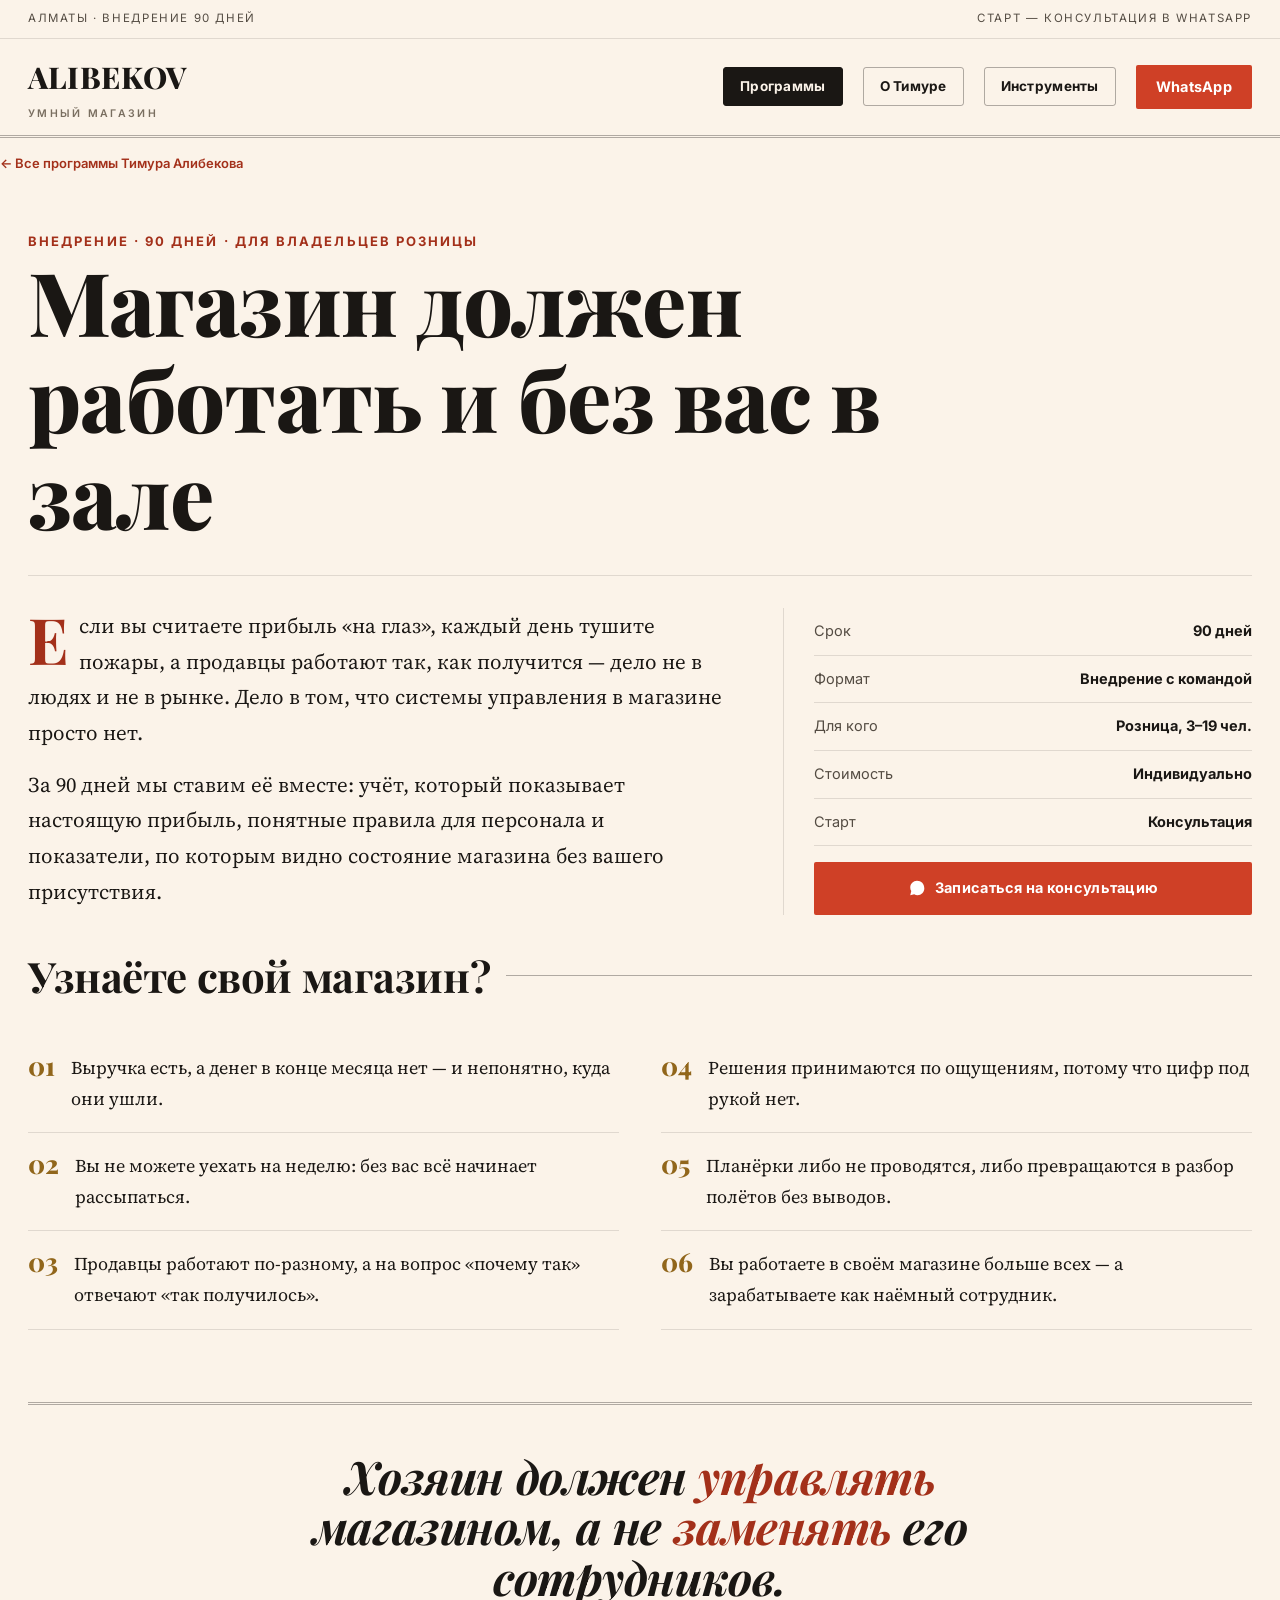
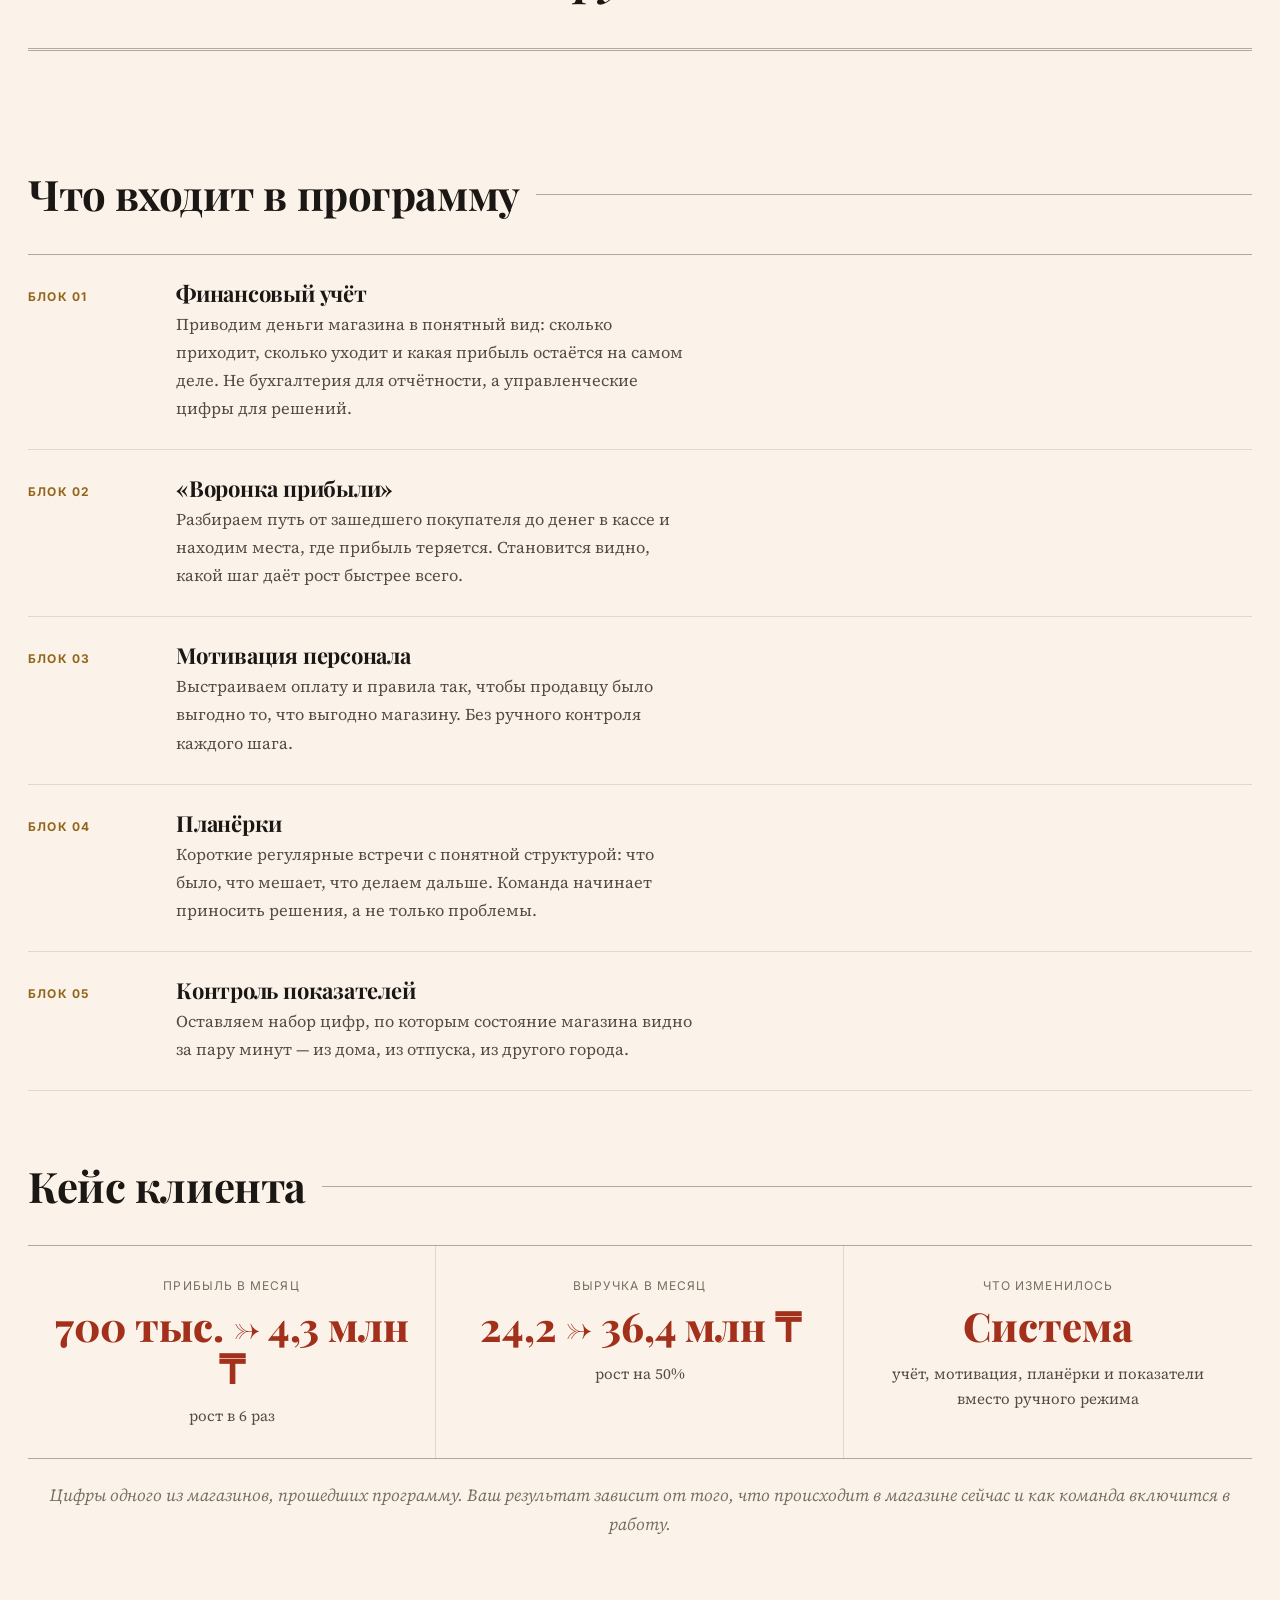
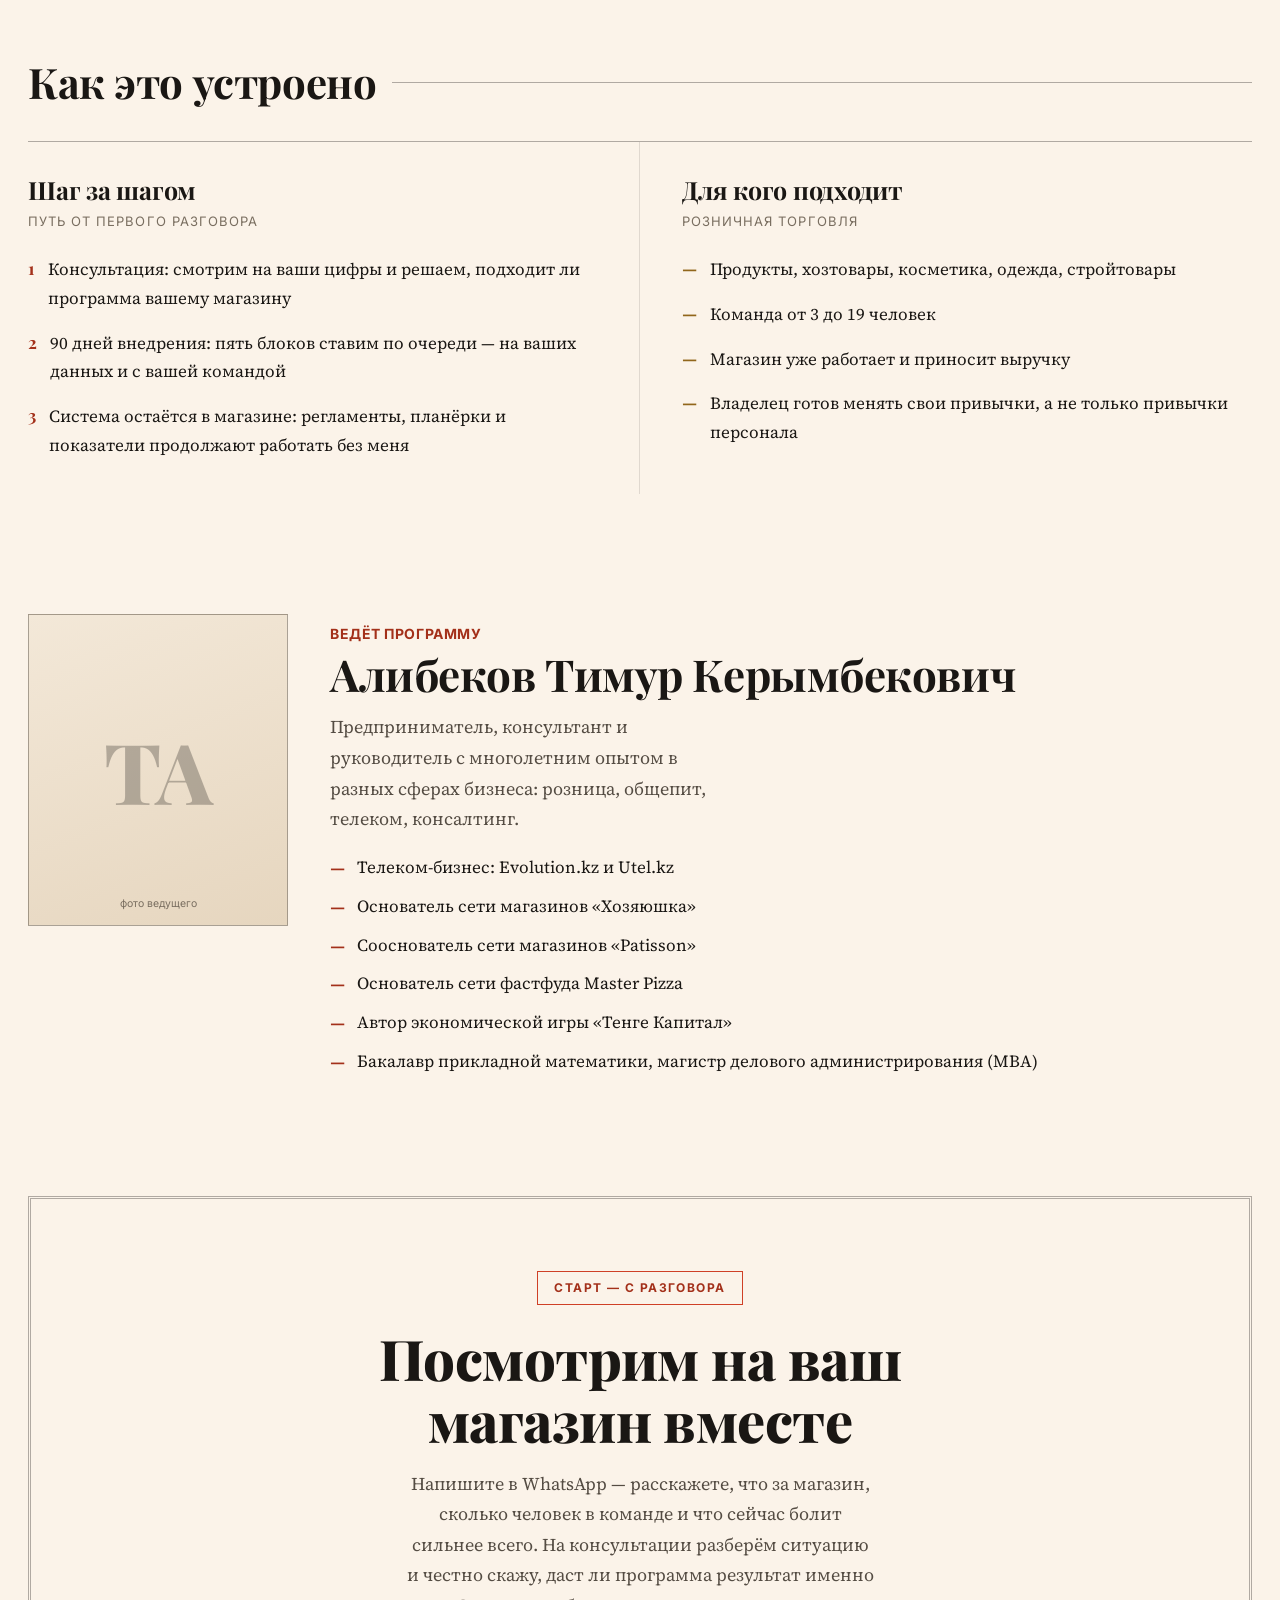
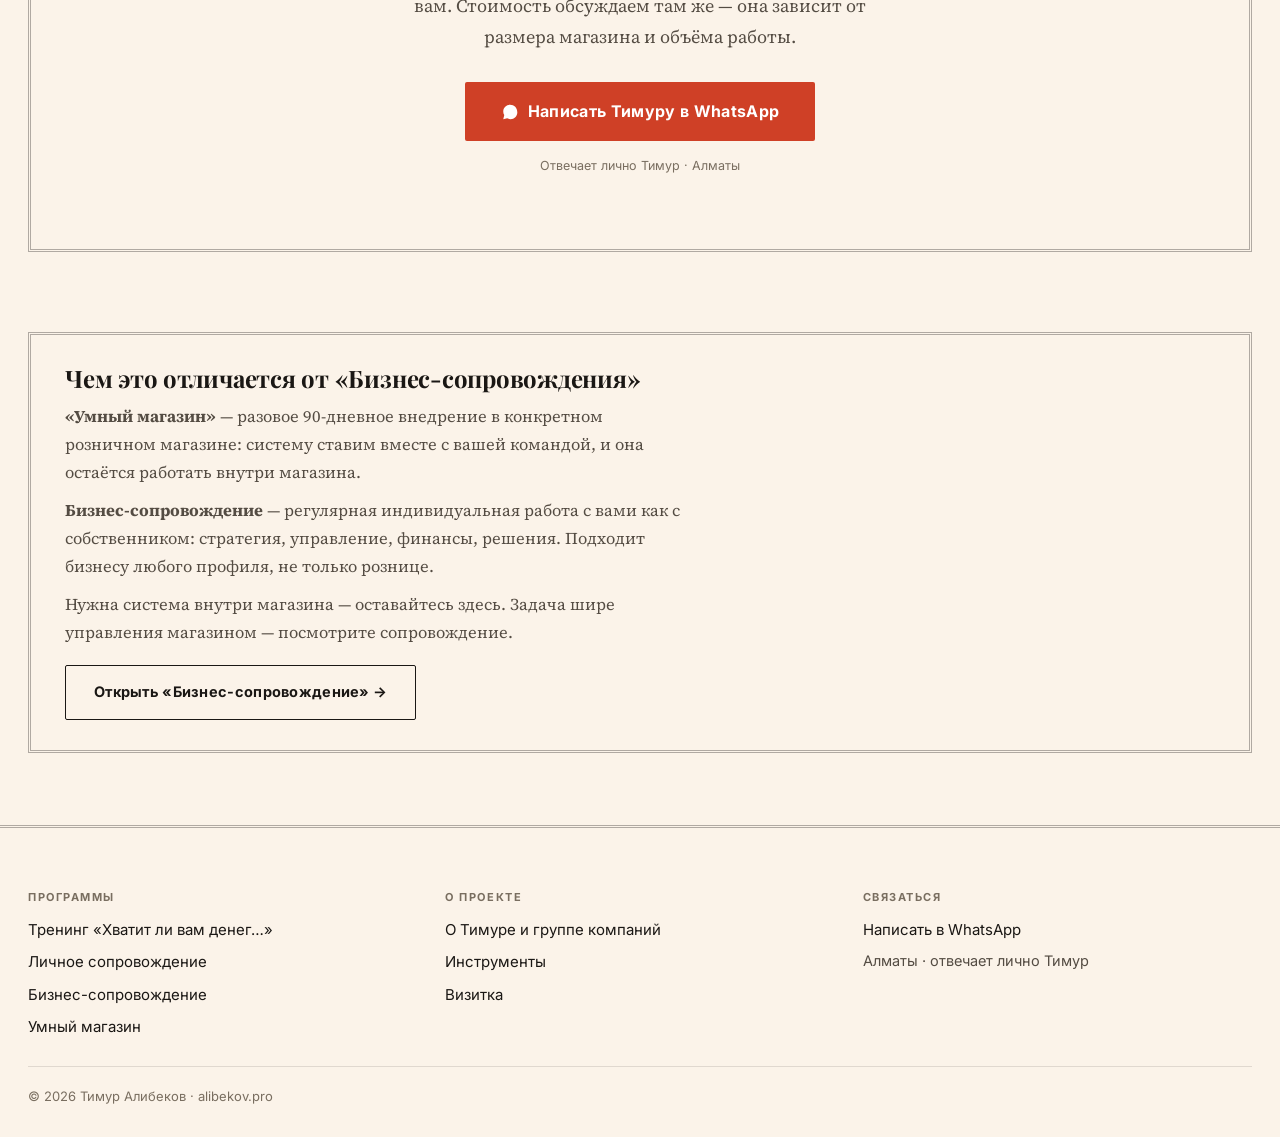
<file: umny-magazin/index.html>
<!DOCTYPE html>
<html lang="ru">
<head>
<meta charset="UTF-8" />
<meta name="viewport" content="width=device-width, initial-scale=1.0" />
<title>Умный магазин — 90 дней на систему управления</title>
<meta name="description" content="Внедрение системы управления розничным магазином за 90 дней: финучёт, воронка прибыли, мотивация персонала, планёрки, контроль." />
<meta name="theme-color" content="#fbf3e9" />

<!-- Google tag (gtag.js) -->
<script async src="https://www.googletagmanager.com/gtag/js?id=AW-18318471443"></script>
<script>
  window.dataLayer = window.dataLayer || [];
  function gtag(){dataLayer.push(arguments);}
  gtag('js', new Date());
  gtag('config', 'AW-18318471443');
</script>

<meta property="og:type" content="website" />
<meta property="og:title" content="Умный магазин — 90 дней на систему управления розницей" />
<meta property="og:description" content="Финансовый учёт, «воронка прибыли», мотивация персонала, планёрки и контроль показателей. Магазин работает без вашего постоянного присутствия." />
<meta property="og:locale" content="ru_RU" />
<meta property="og:url" content="https://alibekov.pro/umny-magazin/" />
<meta property="og:image" content="https://alibekov.pro/og.png" />
<meta name="twitter:card" content="summary_large_image" />
<link rel="canonical" href="https://alibekov.pro/umny-magazin/" />

<link rel="icon" type="image/svg+xml" href="/favicon.svg" />
<link rel="apple-touch-icon" href="/favicon.svg" />

<link rel="preconnect" href="https://fonts.googleapis.com" />
<link rel="preconnect" href="https://fonts.gstatic.com" crossorigin />
<link href="https://fonts.googleapis.com/css2?family=Playfair+Display:ital,wght@0,600;0,700;0,800;1,600;1,700&family=Source+Serif+4:ital,opsz,wght@0,8..60,400;0,8..60,600;1,8..60,400&family=Inter:wght@500;600;700&display=swap" rel="stylesheet" />

<script type="application/ld+json">
{
  "@context":"https://schema.org",
  "@type":"Service",
  "name":"Умный магазин — внедрение системы управления розничным магазином",
  "serviceType":"Консалтинг и внедрение системы управления розницей",
  "description":"90-дневное внедрение системы управления розничным магазином: финансовый учёт, «воронка прибыли», мотивация персонала, планёрки, контроль показателей.",
  "provider":{"@type":"Person","name":"Тимур Алибеков","url":"https://alibekov.pro/"},
  "areaServed":{"@type":"Country","name":"Казахстан"},
  "audience":{"@type":"BusinessAudience","name":"Владельцы розничных магазинов"},
  "url":"https://alibekov.pro/umny-magazin/"
}
</script>

<script>document.documentElement.className += " js";</script>
<link rel="stylesheet" href="/assets/site.css" />
</head>
<body>
<a class="skip" href="#zayavka">Перейти к записи на консультацию</a>

<!-- MASTHEAD -->
<header class="masthead" role="banner">
  <div class="wrap mast-top"><span>Алматы · Внедрение 90 дней</span><span>Старт — консультация в WhatsApp</span></div>
  <div class="wrap mast-main">
    <a class="name" href="/" aria-label="Тимур Алибеков — на главную">ALIBEKOV<small>умный магазин</small></a>
    <nav class="mast-actions" aria-label="Основные разделы">
      <a class="mnav" href="/#programmy" aria-current="page">Программы</a>
      <a class="mnav" href="/o-timure/">О Тимуре</a>
      <a class="mnav" href="/instrumenty/">Инструменты</a>
      <a class="btn sal cta-wa" data-wa-text="magazin" href="#zayavka" aria-label="Написать Тимуру в WhatsApp">WhatsApp</a>
    </nav>
  </div>
</header>

<main id="top">

<p class="wrap crumb"><a href="/">← Все программы Тимура Алибекова</a></p>

<!-- HERO -->
<section class="hero" aria-labelledby="hero-title">
  <div class="wrap">
    <p class="kick reveal">Внедрение · 90 дней · для владельцев розницы</p>
    <h1 id="hero-title">Магазин должен работать и без вас в зале</h1>
    <div class="hero-grid">
      <div class="hero-lead reveal">
        <div class="drop"><p>Если вы считаете прибыль «на глаз», каждый день тушите пожары, а продавцы работают так, как получится — дело не в людях и не в рынке. Дело в том, что системы управления в магазине просто нет.</p></div>
        <p style="margin-top:16px">За 90 дней мы ставим её вместе: учёт, который показывает настоящую прибыль, понятные правила для персонала и показатели, по которым видно состояние магазина без вашего присутствия.</p>
      </div>
      <div class="hero-side reveal">
        <ul class="facts">
          <li><span>Срок</span><b>90 дней</b></li>
          <li><span>Формат</span><b>Внедрение с командой</b></li>
          <li><span>Для кого</span><b>Розница, 3–19 чел.</b></li>
          <li><span>Стоимость</span><b>Индивидуально</b></li>
          <li><span>Старт</span><b>Консультация</b></li>
        </ul>
        <a class="btn sal cta-wa" data-wa-text="magazin" href="#zayavka">
          <svg class="wa" viewBox="0 0 32 32" fill="currentColor" aria-hidden="true"><path d="M16 3C9.4 3 4 8.3 4 14.9c0 2.3.6 4.5 1.8 6.4L4 29l7-1.8c1.8 1 3.9 1.5 6 1.5 6.6 0 12-5.3 12-11.9C29 8.3 23.6 3 16 3zm5.7 14.1c-.3-.2-1.8-.9-2.1-1-.3-.1-.5-.2-.7.2-.2.3-.8 1-1 1.2-.2.2-.4.2-.7.1-1.8-.9-3-1.6-4.2-3.6-.3-.5.3-.5.9-1.6.1-.2 0-.4 0-.5-.1-.2-.7-1.6-.9-2.2-.2-.6-.5-.5-.7-.5h-.6c-.2 0-.5.1-.8.4-.3.3-1 1-1 2.5s1.1 2.9 1.2 3.1c.2.2 2.1 3.3 5.2 4.6 1.9.8 2.7.9 3.6.8.6-.1 1.8-.7 2-1.4.3-.7.3-1.3.2-1.4z"/></svg>
          Записаться на консультацию
        </a>
      </div>
    </div>
  </div>
</section>

<!-- БОЛИ -->
<section style="padding-top:14px" aria-labelledby="pains-title">
  <div class="wrap">
    <div class="sec-rule reveal"><h2 id="pains-title">Узнаёте свой магазин?</h2><span class="ln" aria-hidden="true"></span></div>
    <div class="pains">
      <div class="pain reveal"><span class="n" aria-hidden="true">01</span><p>Выручка есть, а денег в конце месяца нет — и непонятно, куда они ушли.</p></div>
      <div class="pain reveal"><span class="n" aria-hidden="true">02</span><p>Вы не можете уехать на неделю: без вас всё начинает рассыпаться.</p></div>
      <div class="pain reveal"><span class="n" aria-hidden="true">03</span><p>Продавцы работают по-разному, а на вопрос «почему так» отвечают «так получилось».</p></div>
      <div class="pain reveal"><span class="n" aria-hidden="true">04</span><p>Решения принимаются по ощущениям, потому что цифр под рукой нет.</p></div>
      <div class="pain reveal"><span class="n" aria-hidden="true">05</span><p>Планёрки либо не проводятся, либо превращаются в разбор полётов без выводов.</p></div>
      <div class="pain reveal"><span class="n" aria-hidden="true">06</span><p>Вы работаете в своём магазине больше всех — а зарабатываете как наёмный сотрудник.</p></div>
    </div>
  </div>
</section>

<!-- BAND -->
<section style="padding-top:0">
  <div class="wrap">
    <div class="band reveal">
      <h2>Хозяин должен <em>управлять</em> магазином, а не <em>заменять</em> его сотрудников.</h2>
    </div>
  </div>
</section>

<!-- ЧТО СТАВИМ -->
<section aria-labelledby="what-title">
  <div class="wrap">
    <div class="sec-rule reveal"><h2 id="what-title">Что входит в программу</h2><span class="ln" aria-hidden="true"></span></div>
    <ul class="stages">
      <li class="reveal">
        <span class="wk" aria-hidden="true">Блок 01</span>
        <div>
          <h3>Финансовый учёт</h3>
          <p>Приводим деньги магазина в понятный вид: сколько приходит, сколько уходит и какая прибыль остаётся на самом деле. Не бухгалтерия для отчётности, а управленческие цифры для решений.</p>
        </div>
      </li>
      <li class="reveal">
        <span class="wk" aria-hidden="true">Блок 02</span>
        <div>
          <h3>«Воронка прибыли»</h3>
          <p>Разбираем путь от зашедшего покупателя до денег в кассе и находим места, где прибыль теряется. Становится видно, какой шаг даёт рост быстрее всего.</p>
        </div>
      </li>
      <li class="reveal">
        <span class="wk" aria-hidden="true">Блок 03</span>
        <div>
          <h3>Мотивация персонала</h3>
          <p>Выстраиваем оплату и правила так, чтобы продавцу было выгодно то, что выгодно магазину. Без ручного контроля каждого шага.</p>
        </div>
      </li>
      <li class="reveal">
        <span class="wk" aria-hidden="true">Блок 04</span>
        <div>
          <h3>Планёрки</h3>
          <p>Короткие регулярные встречи с понятной структурой: что было, что мешает, что делаем дальше. Команда начинает приносить решения, а не только проблемы.</p>
        </div>
      </li>
      <li class="reveal">
        <span class="wk" aria-hidden="true">Блок 05</span>
        <div>
          <h3>Контроль показателей</h3>
          <p>Оставляем набор цифр, по которым состояние магазина видно за пару минут — из дома, из отпуска, из другого города.</p>
        </div>
      </li>
    </ul>
  </div>
</section>

<!-- КЕЙС -->
<section style="padding-top:0" aria-labelledby="case-title">
  <div class="wrap">
    <div class="sec-rule reveal"><h2 id="case-title">Кейс клиента</h2><span class="ln" aria-hidden="true"></span></div>
    <div class="result reveal">
      <div class="r">
        <p class="was">Прибыль в месяц</p>
        <p class="now">700 тыс. → 4,3 млн ₸</p>
        <p class="what">рост в 6 раз</p>
      </div>
      <div class="r">
        <p class="was">Выручка в месяц</p>
        <p class="now">24,2 → 36,4 млн ₸</p>
        <p class="what">рост на 50%</p>
      </div>
      <div class="r">
        <p class="was">Что изменилось</p>
        <p class="now">Система</p>
        <p class="what">учёт, мотивация, планёрки и показатели вместо ручного режима</p>
      </div>
    </div>
    <p class="prep-note reveal">Цифры одного из магазинов, прошедших программу. Ваш результат зависит от того, что происходит в магазине сейчас и как команда включится в работу.</p>
  </div>
</section>

<!-- КАК ИДЁМ -->
<section aria-labelledby="how-title">
  <div class="wrap">
    <div class="sec-rule reveal"><h2 id="how-title">Как это устроено</h2><span class="ln" aria-hidden="true"></span></div>
    <div class="cols">
      <div class="col reveal">
        <h3>Шаг за шагом</h3>
        <p class="cs">Путь от первого разговора</p>
        <ul class="ll">
          <li><span class="t" aria-hidden="true">1</span>Консультация: смотрим на ваши цифры и решаем, подходит ли программа вашему магазину</li>
          <li><span class="t" aria-hidden="true">2</span>90 дней внедрения: пять блоков ставим по очереди — на ваших данных и с вашей командой</li>
          <li><span class="t" aria-hidden="true">3</span>Система остаётся в магазине: регламенты, планёрки и показатели продолжают работать без меня</li>
        </ul>
      </div>
      <div class="col get reveal">
        <h3>Для кого подходит</h3>
        <p class="cs">Розничная торговля</p>
        <ul class="ll">
          <li><span class="t" aria-hidden="true">—</span>Продукты, хозтовары, косметика, одежда, стройтовары</li>
          <li><span class="t" aria-hidden="true">—</span>Команда от 3 до 19 человек</li>
          <li><span class="t" aria-hidden="true">—</span>Магазин уже работает и приносит выручку</li>
          <li><span class="t" aria-hidden="true">—</span>Владелец готов менять свои привычки, а не только привычки персонала</li>
        </ul>
      </div>
    </div>
  </div>
</section>

<!-- ВЕДУЩИЙ -->
<section aria-labelledby="host-title">
  <div class="wrap"><div class="host">
    <div class="photo reveal" role="img" aria-label="Портрет Тимура Алибекова (будет добавлен)">
      <span class="mono" aria-hidden="true">ТА</span><small aria-hidden="true">фото ведущего</small>
    </div>
    <div class="reveal">
      <p class="role">Ведёт программу</p>
      <h2 id="host-title">Алибеков Тимур Керымбекович</h2>
      <p class="bio-lead">Предприниматель, консультант и руководитель с многолетним опытом в разных сферах бизнеса: розница, общепит, телеком, консалтинг.</p>
      <ul class="bio">
        <li><b aria-hidden="true">—</b>Телеком-бизнес: Evolution.kz и Utel.kz</li>
        <li><b aria-hidden="true">—</b>Основатель сети магазинов «Хозяюшка»</li>
        <li><b aria-hidden="true">—</b>Сооснователь сети магазинов «Patisson»</li>
        <li><b aria-hidden="true">—</b>Основатель сети фастфуда Master Pizza</li>
        <li><b aria-hidden="true">—</b>Автор экономической игры «Тенге Капитал»</li>
        <li><b aria-hidden="true">—</b>Бакалавр прикладной математики, магистр делового администрирования (MBA)</li>
      </ul>
    </div>
  </div></div>
</section>

<!-- ЗАЯВКА -->
<section id="zayavka" aria-labelledby="final-title">
  <div class="wrap">
    <div class="final reveal">
      <p class="scarce">Старт — с разговора</p>
      <h2 id="final-title">Посмотрим на ваш магазин вместе</h2>
      <p>Напишите в WhatsApp — расскажете, что за магазин, сколько человек в команде и что сейчас болит сильнее всего. На консультации разберём ситуацию и честно скажу, даст ли программа результат именно вам. Стоимость обсуждаем там же — она зависит от размера магазина и объёма работы.</p>
      <a class="btn sal cta-wa" data-wa-text="magazin" href="#" style="font-size:16px;padding:16px 36px">
        <svg class="wa" viewBox="0 0 32 32" fill="currentColor" aria-hidden="true"><path d="M16 3C9.4 3 4 8.3 4 14.9c0 2.3.6 4.5 1.8 6.4L4 29l7-1.8c1.8 1 3.9 1.5 6 1.5 6.6 0 12-5.3 12-11.9C29 8.3 23.6 3 16 3zm5.7 14.1c-.3-.2-1.8-.9-2.1-1-.3-.1-.5-.2-.7.2-.2.3-.8 1-1 1.2-.2.2-.4.2-.7.1-1.8-.9-3-1.6-4.2-3.6-.3-.5.3-.5.9-1.6.1-.2 0-.4 0-.5-.1-.2-.7-1.6-.9-2.2-.2-.6-.5-.5-.7-.5h-.6c-.2 0-.5.1-.8.4-.3.3-1 1-1 2.5s1.1 2.9 1.2 3.1c.2.2 2.1 3.3 5.2 4.6 1.9.8 2.7.9 3.6.8.6-.1 1.8-.7 2-1.4.3-.7.3-1.3.2-1.4z"/></svg>
        Написать Тимуру в WhatsApp
      </a>
      <span class="sub">Отвечает лично Тимур · Алматы</span>
    </div>
  </div>
</section>

<!-- РАЗВОДКА С СОПРОВОЖДЕНИЕМ -->
<section style="padding-top:0" aria-labelledby="other-title">
  <div class="wrap">
    <div class="compare reveal">
      <h2 id="other-title">Чем это отличается от «Бизнес-сопровождения»</h2>
      <p><b>«Умный магазин»</b> — разовое 90-дневное внедрение в конкретном розничном магазине: систему ставим вместе с вашей командой, и она остаётся работать внутри магазина.</p>
      <p><b>Бизнес-сопровождение</b> — регулярная индивидуальная работа с вами как с собственником: стратегия, управление, финансы, решения. Подходит бизнесу любого профиля, не только рознице.</p>
      <p>Нужна система внутри магазина — оставайтесь здесь. Задача шире управления магазином — посмотрите сопровождение.</p>
      <a class="btn line" href="/biznes-soprovozhdenie/">Открыть «Бизнес-сопровождение» →</a>
    </div>
  </div>
</section>

</main>

<footer role="contentinfo"><div class="wrap">
  <nav class="foot-map" aria-label="Карта сайта">
    <div>
      <p class="fm-t">Программы</p>
      <ul>
        <li><a href="/seminar/">Тренинг «Хватит ли вам денег…»</a></li>
        <li><a href="/lichnoe-soprovozhdenie/">Личное сопровождение</a></li>
        <li><a href="/biznes-soprovozhdenie/">Бизнес-сопровождение</a></li>
        <li><a href="/umny-magazin/">Умный магазин</a></li>
      </ul>
    </div>
    <div>
      <p class="fm-t">О проекте</p>
      <ul>
        <li><a href="/o-timure/">О Тимуре и группе компаний</a></li>
        <li><a href="/instrumenty/">Инструменты</a></li>
        <li><a href="/card.html">Визитка</a></li>
      </ul>
    </div>
    <div>
      <p class="fm-t">Связаться</p>
      <ul>
        <li><a class="cta-wa" href="#">Написать в WhatsApp</a></li>
        <li><span class="note">Алматы · отвечает лично Тимур</span></li>
      </ul>
    </div>
  </nav>
  <div class="foot"><span>© 2026 Тимур Алибеков · <a href="/">alibekov.pro</a></span></div>
</div></footer>

<!-- STICKY MOBILE CTA -->
<div class="sticky">
  <a class="btn sal cta-wa" data-wa-text="magazin" href="#zayavka">
    <svg class="wa" viewBox="0 0 32 32" fill="currentColor" aria-hidden="true"><path d="M16 3C9.4 3 4 8.3 4 14.9c0 2.3.6 4.5 1.8 6.4L4 29l7-1.8c1.8 1 3.9 1.5 6 1.5 6.6 0 12-5.3 12-11.9C29 8.3 23.6 3 16 3zm5.7 14.1c-.3-.2-1.8-.9-2.1-1-.3-.1-.5-.2-.7.2-.2.3-.8 1-1 1.2-.2.2-.4.2-.7.1-1.8-.9-3-1.6-4.2-3.6-.3-.5.3-.5.9-1.6.1-.2 0-.4 0-.5-.1-.2-.7-1.6-.9-2.2-.2-.6-.5-.5-.7-.5h-.6c-.2 0-.5.1-.8.4-.3.3-1 1-1 2.5s1.1 2.9 1.2 3.1c.2.2 2.1 3.3 5.2 4.6 1.9.8 2.7.9 3.6.8.6-.1 1.8-.7 2-1.4.3-.7.3-1.3.2-1.4z"/></svg>
    Консультация в WhatsApp
  </a>
</div>

<script src="/assets/site.js"></script>
</body>
</html>
</file>
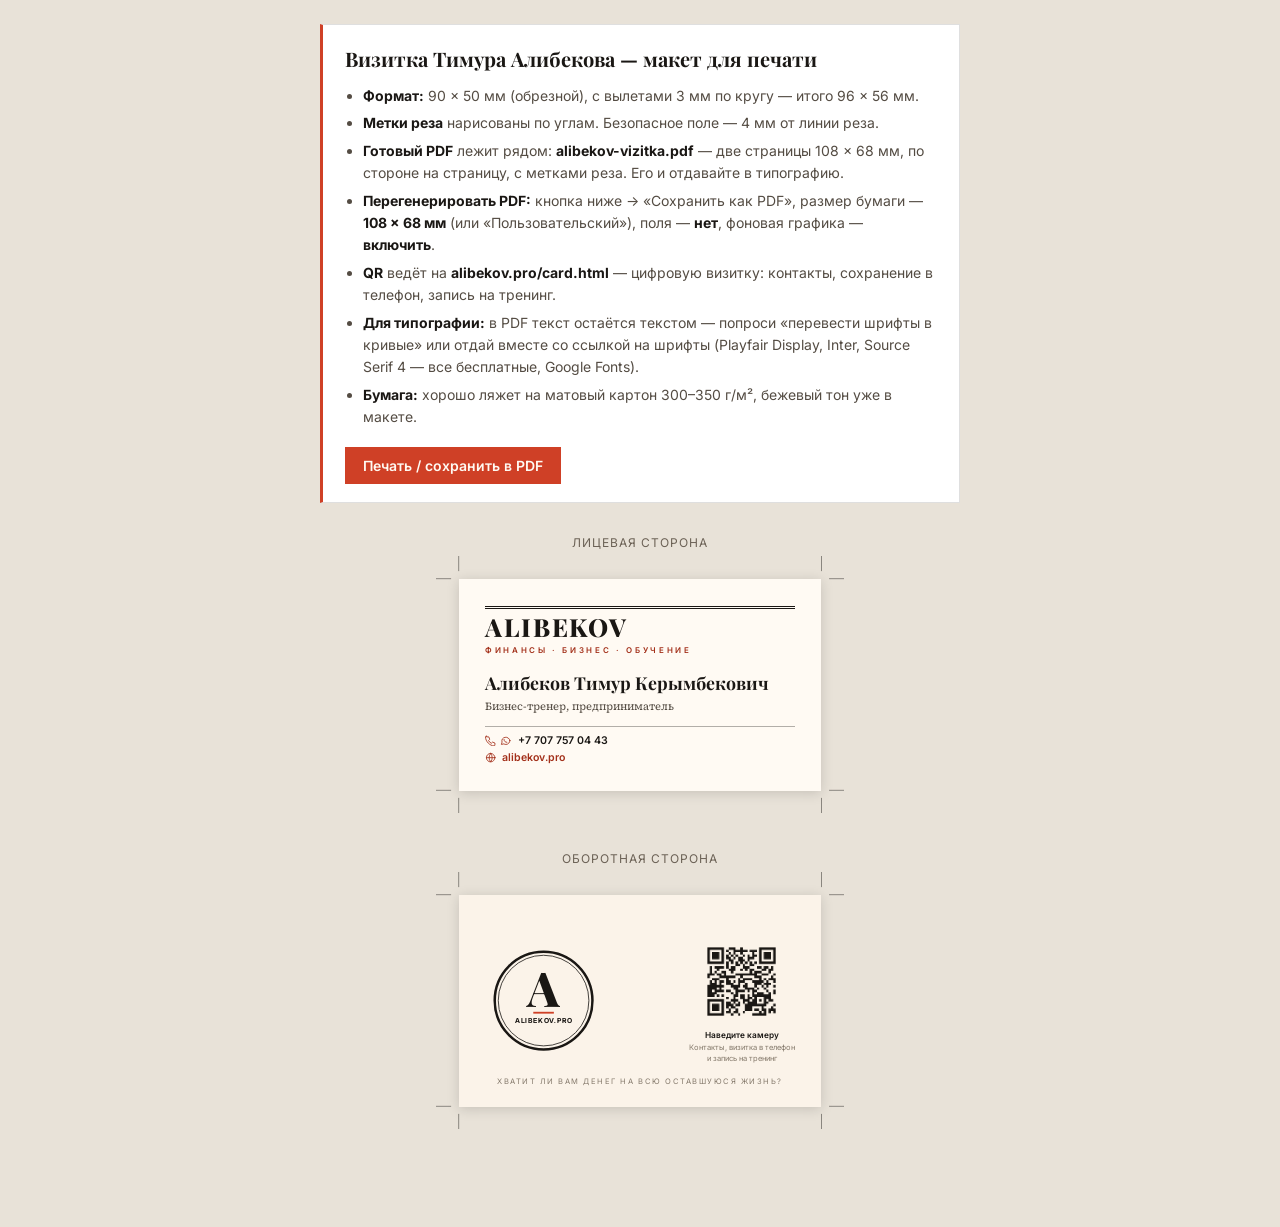
<file: card-print.html>
<!DOCTYPE html>
<html lang="ru">
<head>
<meta charset="UTF-8">
<meta name="viewport" content="width=device-width, initial-scale=1">
<title>Визитка Тимура Алибекова — макет для печати</title>
<meta name="robots" content="noindex, nofollow">
<link rel="preconnect" href="https://fonts.googleapis.com">
<link rel="preconnect" href="https://fonts.gstatic.com" crossorigin>
<link href="https://fonts.googleapis.com/css2?family=Playfair+Display:wght@600;700;800&family=Source+Serif+4:opsz,wght@8..60,400;8..60,600&family=Inter:wght@400;500;600;700&display=swap" rel="stylesheet">
<style>
  :root{
    --paper:#fbf3e9; --card:#fffaf3;
    --ink:#1a1714; --muted:#544c43; --muted-2:#857a6c;
    --salmon:#cf4026; --salmon-d:#a3301a; --ochre:#9a6f24;
  }
  *{ box-sizing:border-box; }
  html,body{ margin:0; padding:0; }
  body{
    background:#e8e2d8; color:var(--ink);
    font-family:'Inter',system-ui,sans-serif;
    padding:24px 16px 60px;
  }

  /* ——— инструкция, только на экране ——— */
  .howto{
    max-width:640px; margin:0 auto 32px; background:#fff;
    border:1px solid #0000001f; border-left:3px solid var(--salmon);
    padding:18px 22px; font-size:14px; line-height:1.6; color:var(--muted);
  }
  .howto h1{ font-family:'Playfair Display',serif; font-size:20px; color:var(--ink); margin:0 0 10px; }
  .howto ul{ margin:8px 0 0; padding-left:18px; }
  .howto li{ margin-bottom:5px; }
  .howto b{ color:var(--ink); }
  .howto .print-btn{
    display:inline-block; margin-top:14px; padding:10px 18px; border:none;
    background:var(--salmon); color:#fffaf3; font:600 14px 'Inter',sans-serif;
    cursor:pointer;
  }

  /* ——— лист ——— */
  .sheet{ max-width:640px; margin:0 auto; }
  .crop{
    position:relative; width:108mm; height:68mm; margin:0 auto 10mm;
    display:flex; align-items:center; justify-content:center;
  }
  .marks{ position:absolute; inset:0; width:108mm; height:68mm; pointer-events:none; }

  /* полный формат с вылетами 3 мм: 96×56 мм, обрезной 90×50 мм */
  .bc{
    position:relative; width:96mm; height:56mm; overflow:hidden;
    background:var(--card); color:var(--ink);
    -webkit-print-color-adjust:exact; print-color-adjust:exact;
    box-shadow:0 2px 12px #00000026;
  }
  /* безопасное поле: 3 мм вылет + 4 мм отступ */
  .inner{ position:absolute; inset:7mm; display:flex; }

  /* ——— лицевая сторона ——— */
  .face{ flex-direction:column; justify-content:space-between; }
  .logo-line{ border-top:0.8mm double var(--ink); padding-top:1.6mm; }
  .brand{
    font-family:'Playfair Display',serif; font-weight:800; font-size:6.6mm;
    letter-spacing:0.5mm; line-height:1; margin:0;
  }
  .tagline{
    font-size:2.1mm; font-weight:600; letter-spacing:0.7mm; text-transform:uppercase;
    color:var(--salmon-d); margin:1.4mm 0 0;
  }
  .who h2{
    font-family:'Playfair Display',serif; font-weight:700; font-size:4.7mm;
    line-height:1.18; margin:0 0 1.4mm;
  }
  .who .role{
    font-family:'Source Serif 4',Georgia,serif; font-size:2.9mm; color:var(--muted);
    margin:0;
  }
  .bottom{ display:flex; flex-direction:column; gap:3mm; }
  .contacts{ border-top:0.2mm solid #1a171455; padding-top:2mm; display:flex; flex-direction:column; gap:1.1mm; }
  .contacts div{ font-size:2.8mm; font-weight:600; display:flex; align-items:center; gap:1.6mm; }
  .contacts .ic{ display:flex; gap:1mm; }
  .contacts svg{ width:3mm; height:3mm; flex-shrink:0; fill:none; stroke:var(--salmon-d); stroke-width:1.8; stroke-linecap:round; stroke-linejoin:round; }
  .contacts .site{ color:var(--salmon-d); font-weight:600; }

  /* ——— оборот ——— */
  .back{ align-items:center; justify-content:space-between; gap:5mm; }
  .emblem{ width:31mm; height:31mm; flex-shrink:0; }
  .qr-block{ text-align:center; }
  .qr-block img{ display:block; width:23mm; height:23mm; margin:0 auto 1.4mm; }
  .qr-block .cap{ font-size:2.2mm; font-weight:600; line-height:1.35; color:var(--ink); margin:0; }
  .qr-block .cap small{ display:block; font-weight:400; color:var(--muted-2); margin-top:0.6mm; font-size:2mm; }
  .back-note{
    position:absolute; left:7mm; right:7mm; bottom:3.4mm; text-align:center;
    font-size:2mm; letter-spacing:0.4mm; text-transform:uppercase; color:var(--muted-2);
  }

  .label{
    text-align:center; font-size:12px; color:#6b6155; letter-spacing:.08em;
    text-transform:uppercase; margin:0 0 6px;
  }

  @media print{
    @page{ size:108mm 68mm; margin:0; }
    body{ background:#fff; padding:0; }
    .howto, .label{ display:none !important; }
    .sheet{ max-width:none; }
    .bc{ box-shadow:none; }
    .crop{ margin:0; page-break-after:always; break-after:page; }
    .crop:last-child{ page-break-after:auto; break-after:auto; }
  }
</style>
</head>
<body>

<div class="howto">
  <h1>Визитка Тимура Алибекова — макет для печати</h1>
  <ul>
    <li><b>Формат:</b> 90 × 50 мм (обрезной), с вылетами 3 мм по кругу — итого 96 × 56 мм.</li>
    <li><b>Метки реза</b> нарисованы по углам. Безопасное поле — 4 мм от линии реза.</li>
    <li><b>Готовый PDF</b> лежит рядом: <b>alibekov-vizitka.pdf</b> — две страницы 108 × 68 мм, по стороне на страницу, с метками реза. Его и отдавайте в типографию.</li>
    <li><b>Перегенерировать PDF:</b> кнопка ниже → «Сохранить как PDF», размер бумаги — <b>108 × 68 мм</b> (или «Пользовательский»), поля — <b>нет</b>, фоновая графика — <b>включить</b>.</li>
    <li><b>QR</b> ведёт на <b>alibekov.pro/card.html</b> — цифровую визитку: контакты, сохранение в телефон, запись на тренинг.</li>
    <li><b>Для типографии:</b> в PDF текст остаётся текстом — попроси «перевести шрифты в кривые» или отдай вместе со ссылкой на шрифты (Playfair Display, Inter, Source Serif 4 — все бесплатные, Google Fonts).</li>
    <li><b>Бумага:</b> хорошо ляжет на матовый картон 300–350 г/м², бежевый тон уже в макете.</li>
  </ul>
  <button class="print-btn" type="button" onclick="window.print()">Печать / сохранить в PDF</button>
</div>

<div class="sheet">

  <p class="label">Лицевая сторона</p>
  <div class="crop">
    <svg class="marks" viewBox="0 0 108 68" aria-hidden="true">
      <g stroke="#1a1714" stroke-width="0.12">
        <!-- верх-лево --><line x1="0" y1="6" x2="4" y2="6"/><line x1="6" y1="0" x2="6" y2="4"/>
        <!-- верх-право --><line x1="104" y1="6" x2="108" y2="6"/><line x1="102" y1="0" x2="102" y2="4"/>
        <!-- низ-лево --><line x1="0" y1="62" x2="4" y2="62"/><line x1="6" y1="64" x2="6" y2="68"/>
        <!-- низ-право --><line x1="104" y1="62" x2="108" y2="62"/><line x1="102" y1="64" x2="102" y2="68"/>
      </g>
    </svg>
    <div class="bc">
      <div class="inner face">
        <div class="logo-line">
          <p class="brand">ALIBEKOV</p>
          <p class="tagline">Финансы · Бизнес · Обучение</p>
        </div>

        <div class="bottom">
          <div class="who">
            <h2>Алибеков Тимур Керымбекович</h2>
            <p class="role">Бизнес-тренер, предприниматель</p>
          </div>

          <div class="contacts">
            <div>
              <span class="ic">
                <svg viewBox="0 0 24 24"><path d="M4 4h4l2 5-2.5 2.5a12 12 0 0 0 6 6L16 15l5 2v4a2 2 0 0 1-2 2C10.5 23 1 13.5 1 4a2 2 0 0 1 2-2z"/></svg>
                <svg viewBox="0 0 24 24"><path d="M21 11.5c0 4.7-3.8 8.5-8.5 8.5a8.4 8.4 0 0 1-4.3-1.2L3 20l1.3-4.9A8.5 8.5 0 0 1 21 11.5z"/><path d="M8.5 9.5c0 3.5 2.5 6 6 6"/></svg>
              </span>
              +7 707 757 04 43
            </div>
            <div>
              <svg viewBox="0 0 24 24"><circle cx="12" cy="12" r="9"/><path d="M3 12h18M12 3a15 15 0 0 1 0 18 15 15 0 0 1 0-18z"/></svg>
              <span class="site">alibekov.pro</span>
            </div>
          </div>
        </div>
      </div>
    </div>
  </div>

  <p class="label">Оборотная сторона</p>
  <div class="crop">
    <svg class="marks" viewBox="0 0 108 68" aria-hidden="true">
      <g stroke="#1a1714" stroke-width="0.12">
        <line x1="0" y1="6" x2="4" y2="6"/><line x1="6" y1="0" x2="6" y2="4"/>
        <line x1="104" y1="6" x2="108" y2="6"/><line x1="102" y1="0" x2="102" y2="4"/>
        <line x1="0" y1="62" x2="4" y2="62"/><line x1="6" y1="64" x2="6" y2="68"/>
        <line x1="104" y1="62" x2="108" y2="62"/><line x1="102" y1="64" x2="102" y2="68"/>
      </g>
    </svg>
    <div class="bc" style="background:var(--paper)">
      <div class="inner back">

        <svg class="emblem" viewBox="0 0 1024 1024" role="img" aria-label="Эмблема ALIBEKOV.PRO">
          <circle cx="512" cy="512" r="427" fill="none" stroke="#1a1714" stroke-width="22"/>
          <circle cx="512" cy="512" r="396" fill="none" stroke="#1a1714" stroke-width="7"/>
          <text x="512" y="572" text-anchor="middle" fill="#1a1714"
                font-family="'Playfair Display', Georgia, serif" font-weight="800" font-size="420">A</text>
          <rect x="422" y="610" width="180" height="16" fill="#cf4026"/>
          <text x="512" y="706" text-anchor="middle" fill="#1a1714"
                font-family="'Inter', sans-serif" font-weight="700" font-size="60" letter-spacing="7">ALIBEKOV.PRO</text>
        </svg>

        <div class="qr-block">
          <img src="qr-card.png" alt="QR-код: alibekov.pro/card.html">
          <p class="cap">Наведите камеру<small>Контакты, визитка в телефон<br>и запись на тренинг</small></p>
        </div>

      </div>
      <p class="back-note">Хватит ли вам денег на всю оставшуюся жизнь?</p>
    </div>
  </div>

</div>

</body>
</html>
</file>
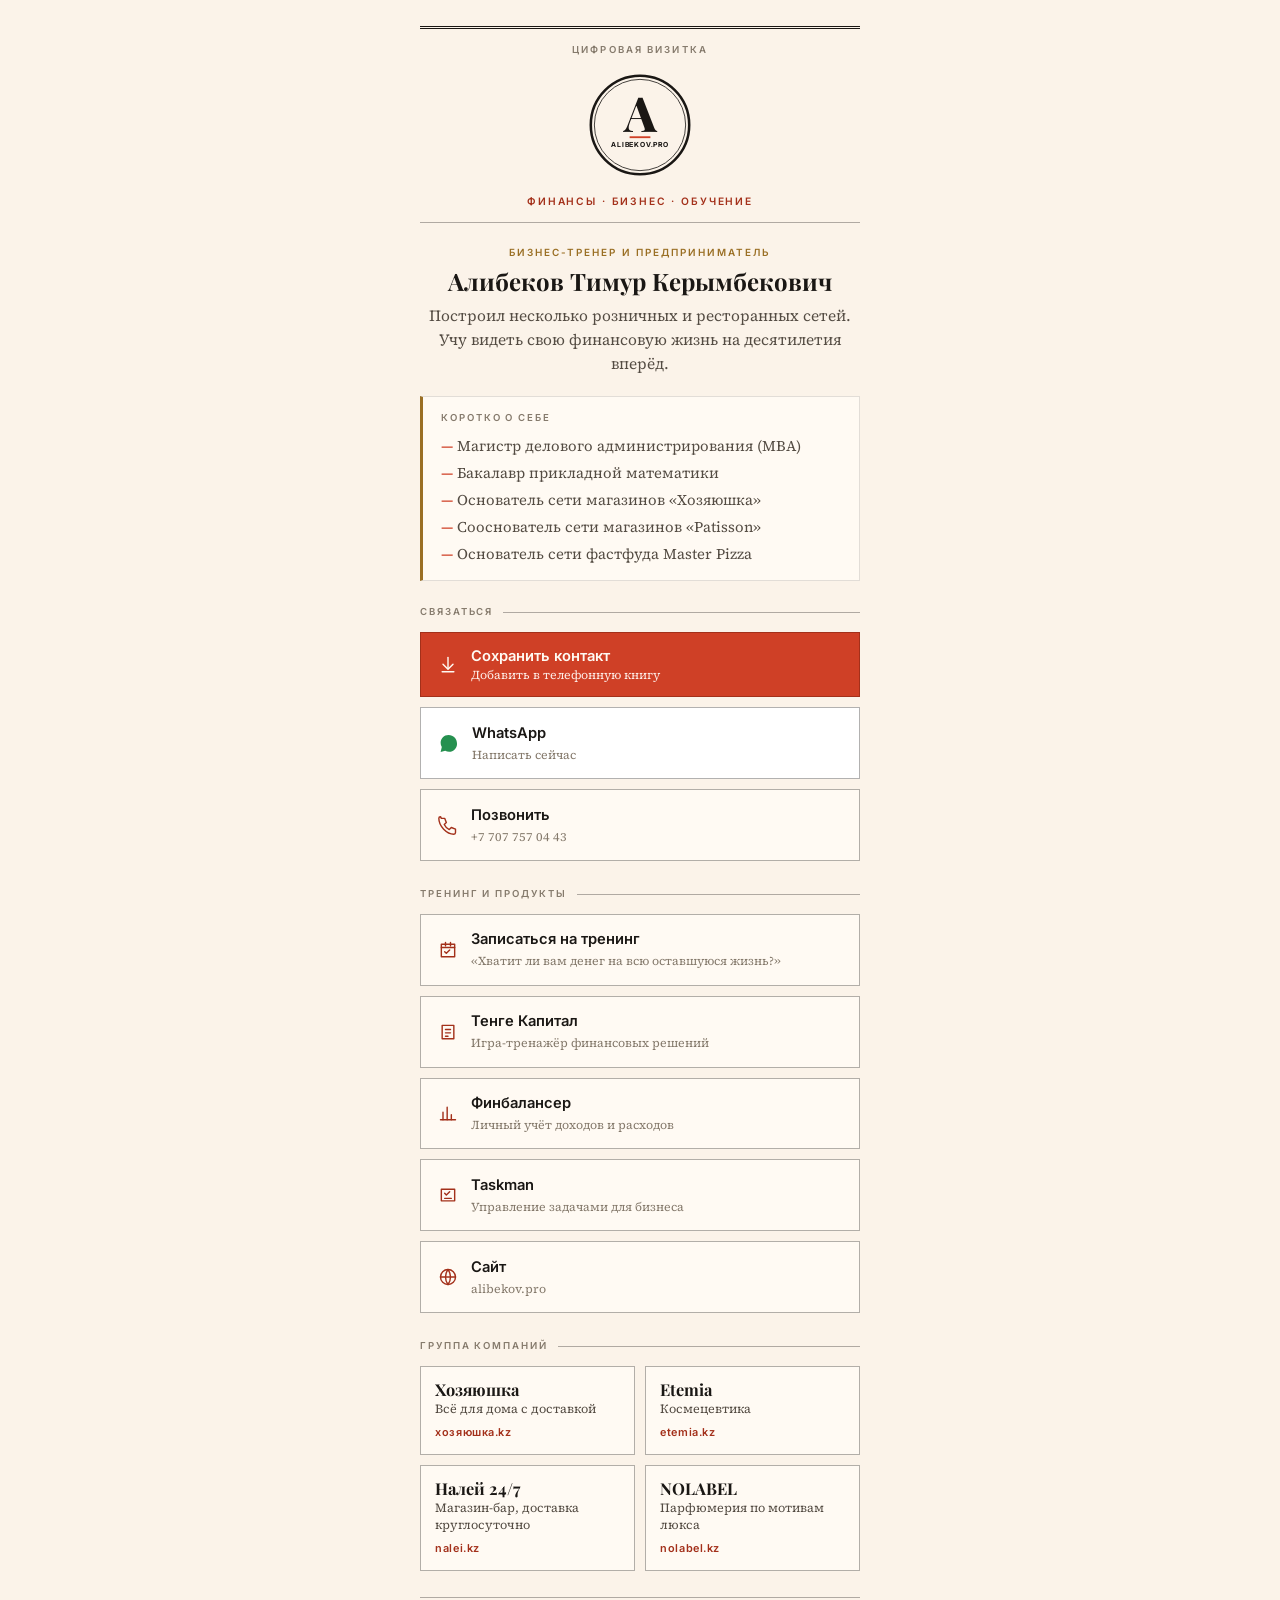
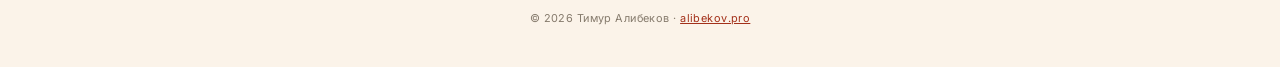
<file: card.html>
<!DOCTYPE html>
<html lang="ru">
<head>
<meta charset="UTF-8">
<meta name="viewport" content="width=device-width, initial-scale=1, viewport-fit=cover">
<title>Тимур Алибеков — цифровая визитка</title>
<meta name="description" content="Алибеков Тимур Керымбекович — бизнес-тренер и предприниматель. Контакты, запись на тренинг и сохранение визитки в один тап.">
<meta name="robots" content="noindex, follow">
<meta name="theme-color" content="#fbf3e9">
<link rel="icon" href="favicon.svg">
<link rel="preconnect" href="https://fonts.googleapis.com">
<link rel="preconnect" href="https://fonts.gstatic.com" crossorigin>
<link href="https://fonts.googleapis.com/css2?family=Playfair+Display:ital,wght@0,600;0,700;0,800&family=Source+Serif+4:opsz,wght@8..60,400;8..60,600&family=Inter:wght@500;600;700&display=swap" rel="stylesheet">
<style>
  :root{
    --paper:#fbf3e9; --paper-2:#f3e8d8; --card:#fffaf3;
    --ink:#1a1714; --muted:#544c43; --muted-2:#857a6c;
    --salmon:#cf4026; --salmon-d:#a3301a; --ochre:#9a6f24;
    --line:#1a17141f; --line-strong:#1a171455;
  }
  *{box-sizing:border-box;}
  html,body{margin:0;padding:0;}
  body{
    background:var(--paper);
    color:var(--ink);
    font-family:'Source Serif 4',Georgia,serif;
    font-size:17px; line-height:1.55;
    min-height:100vh;
    display:flex; justify-content:center;
    padding:26px 18px 40px;
  }
  .skip{
    position:absolute; left:-9999px; top:0;
    background:var(--ink); color:var(--paper); padding:10px 16px; z-index:10;
    font-family:'Inter',sans-serif; font-size:.9rem;
  }
  .skip:focus{ left:0; }
  .card{ width:100%; max-width:440px; }

  /* masthead */
  .mast{
    border-top:3px double var(--ink); border-bottom:1px solid var(--line-strong);
    padding:14px 0 12px; text-align:center; margin-bottom:22px;
  }
  .mast .kicker{
    font-family:'Inter',sans-serif; font-size:.6rem; font-weight:600;
    letter-spacing:.22em; text-transform:uppercase; color:var(--muted-2);
    margin:0 0 8px;
  }
  .mast .emblem{ display:block; width:118px; height:118px; margin:0 auto 10px; }
  .mast .tagline{
    font-family:'Inter',sans-serif; font-size:.64rem; font-weight:600;
    letter-spacing:.18em; text-transform:uppercase; color:var(--salmon-d);
    margin:9px 0 0;
  }

  /* lead */
  .lead{ text-align:center; margin:0 0 20px; }
  .lead .role{
    font-family:'Inter',sans-serif; font-size:.62rem; font-weight:600;
    letter-spacing:.2em; text-transform:uppercase; color:var(--ochre);
    margin:0 0 6px;
  }
  .lead h1{
    font-family:'Playfair Display',Georgia,serif; font-weight:700;
    font-size:1.5rem; line-height:1.25; margin:0 0 8px;
  }
  .lead p{ font-size:.97rem; color:var(--muted); margin:0; }

  /* regalia */
  .regalia{
    background:var(--card); border:1px solid var(--line);
    border-left:3px solid var(--ochre);
    padding:14px 18px; margin:0 0 24px;
  }
  .regalia h2{
    font-family:'Inter',sans-serif; font-size:.6rem; font-weight:600;
    letter-spacing:.2em; text-transform:uppercase; color:var(--muted-2);
    margin:0 0 9px;
  }
  .regalia ul{ list-style:none; margin:0; padding:0; }
  .regalia li{
    font-size:.93rem; color:var(--muted); padding-left:16px; position:relative;
    margin-bottom:4px;
  }
  .regalia li:last-child{ margin-bottom:0; }
  .regalia li b{ position:absolute; left:0; color:var(--salmon); font-weight:600; }

  /* sections */
  .sec-title{
    display:flex; align-items:center; gap:10px;
    font-family:'Inter',sans-serif; font-size:.6rem; font-weight:600;
    letter-spacing:.2em; text-transform:uppercase; color:var(--muted-2);
    margin:0 0 12px;
  }
  .sec-title::after{ content:""; flex:1; height:1px; background:var(--line-strong); }

  .actions{ display:flex; flex-direction:column; gap:10px; margin-bottom:26px; }
  .btn{
    display:flex; align-items:center; gap:13px;
    padding:.85rem 1.05rem;
    background:var(--card); border:1px solid var(--line-strong);
    color:var(--ink); text-decoration:none;
    font-family:'Inter',sans-serif; font-weight:600; font-size:.92rem;
    cursor:pointer; text-align:left; width:100%;
    transition:transform .14s ease;
  }
  .btn:active{ transform:translateY(1px); }
  .btn:focus-visible{ outline:3px solid var(--salmon); outline-offset:2px; }
  .btn svg{ width:20px; height:20px; flex-shrink:0; stroke:var(--salmon-d); fill:none; stroke-width:1.7; stroke-linecap:round; stroke-linejoin:round; }
  .btn .txt{ flex:1; }
  .btn small{
    display:block; font-weight:400; font-size:.76rem; color:var(--muted-2);
    letter-spacing:0; margin-top:1px; font-family:'Source Serif 4',Georgia,serif;
  }
  .btn.sal{ background:var(--salmon); border-color:var(--salmon-d); color:#fffaf3; }
  .btn.sal svg{ stroke:#fffaf3; }
  .btn.sal small{ color:#fdeae5; }
  .btn.wa{ background:#ffffff; }

  .shops{ display:grid; grid-template-columns:1fr 1fr; gap:10px; margin-bottom:26px; }
  .shop{
    display:flex; flex-direction:column; gap:3px;
    padding:.8rem .9rem; background:var(--card); border:1px solid var(--line-strong);
    text-decoration:none; color:var(--ink);
  }
  .shop:focus-visible{ outline:3px solid var(--salmon); outline-offset:2px; }
  .shop .nm{ font-family:'Playfair Display',Georgia,serif; font-weight:700; font-size:1.02rem; line-height:1.15; }
  .shop .ds{ font-size:.78rem; color:var(--muted); line-height:1.35; }
  .shop .url{ font-family:'Inter',sans-serif; font-size:.68rem; font-weight:600; letter-spacing:.05em; color:var(--salmon-d); margin-top:3px; }
  footer{
    border-top:1px solid var(--line-strong); padding-top:12px; text-align:center;
    font-family:'Inter',sans-serif; font-size:.68rem; color:var(--muted-2);
    letter-spacing:.04em;
  }
  footer a{ color:var(--salmon-d); }
  .sr-only{
    position:absolute; width:1px; height:1px; padding:0; margin:-1px;
    overflow:hidden; clip:rect(0,0,0,0); white-space:nowrap; border:0;
  }
  @media (prefers-reduced-motion:reduce){ .btn{ transition:none; } }
</style>
</head>
<body>
<a class="skip" href="#contacts">Перейти к контактам</a>

<main class="card">

  <div class="mast">
    <p class="kicker">Цифровая визитка</p>
    <svg class="emblem" viewBox="0 0 1024 1024" role="img" aria-label="Эмблема ALIBEKOV.PRO">
      <circle cx="512" cy="512" r="427" fill="none" stroke="#1a1714" stroke-width="22"/>
      <circle cx="512" cy="512" r="396" fill="none" stroke="#1a1714" stroke-width="7"/>
      <text x="512" y="572" text-anchor="middle" fill="#1a1714"
            font-family="'Playfair Display', Georgia, serif" font-weight="800" font-size="420">A</text>
      <rect x="422" y="610" width="180" height="16" fill="#cf4026"/>
      <text x="512" y="706" text-anchor="middle" fill="#1a1714"
            font-family="'Inter', sans-serif" font-weight="700" font-size="60" letter-spacing="7">ALIBEKOV.PRO</text>
    </svg>
    <p class="tagline">Финансы · Бизнес · Обучение</p>
  </div>

  <div class="lead">
    <p class="role">Бизнес-тренер и предприниматель</p>
    <h1>Алибеков Тимур Керымбекович</h1>
    <p>Построил несколько розничных и ресторанных сетей. Учу видеть свою финансовую жизнь на десятилетия вперёд.</p>
  </div>

  <section class="regalia" aria-labelledby="reg-title">
    <h2 id="reg-title">Коротко о себе</h2>
    <ul>
      <li><b aria-hidden="true">—</b>Магистр делового администрирования (MBA)</li>
      <li><b aria-hidden="true">—</b>Бакалавр прикладной математики</li>
      <li><b aria-hidden="true">—</b>Основатель сети магазинов «Хозяюшка»</li>
      <li><b aria-hidden="true">—</b>Сооснователь сети магазинов «Patisson»</li>
      <li><b aria-hidden="true">—</b>Основатель сети фастфуда Master Pizza</li>
    </ul>
  </section>

  <section id="contacts" aria-labelledby="contacts-title">
    <h2 class="sec-title" id="contacts-title">Связаться</h2>
    <div class="actions">
      <button class="btn sal" type="button" onclick="saveContact()">
        <svg viewBox="0 0 24 24" aria-hidden="true"><path d="M12 3v13"/><path d="M6 11l6 6 6-6"/><path d="M5 20h14"/></svg>
        <span class="txt">Сохранить контакт<small>Добавить в телефонную книгу</small></span>
      </button>
      <a class="btn wa" href="https://wa.me/77077570443" target="_blank" rel="noopener">
        <svg viewBox="0 0 32 32" style="fill:#25904f;stroke:none;width:21px;height:21px" aria-hidden="true"><path d="M16 3C9.4 3 4 8.3 4 14.9c0 2.3.6 4.5 1.8 6.4L4 29l7-1.8c1.8 1 3.9 1.5 6 1.5 6.6 0 12-5.3 12-11.9C29 8.3 23.6 3 16 3zm5.7 14.1c-.3-.2-1.8-.9-2.1-1-.3-.1-.5-.2-.7.2-.2.3-.8 1-1 1.2-.2.2-.4.2-.7.1-1.8-.9-3-1.6-4.2-3.6-.3-.5.3-.5.9-1.6.1-.2 0-.4 0-.5-.1-.2-.7-1.6-.9-2.2-.2-.6-.5-.5-.7-.5h-.6c-.2 0-.5.1-.8.4-.3.3-1 1-1 2.5s1.1 2.9 1.2 3.1c.2.2 2.1 3.3 5.2 4.6 1.9.8 2.7.9 3.6.8.6-.1 1.8-.7 2-1.4.3-.7.3-1.3.2-1.4z"/></svg>
        <span class="txt">WhatsApp<small>Написать сейчас</small></span>
      </a>
      <a class="btn" href="tel:+77077570443">
        <svg viewBox="0 0 24 24" aria-hidden="true"><path d="M4 4h4l2 5-2.5 2.5a12 12 0 0 0 6 6L16 15l5 2v4a2 2 0 0 1-2 2C10.5 23 1 13.5 1 4a2 2 0 0 1 2-2z"/></svg>
        <span class="txt">Позвонить<small>+7 707 757 04 43</small></span>
      </a>
    </div>
  </section>

  <section aria-labelledby="prod-title">
    <h2 class="sec-title" id="prod-title">Тренинг и продукты</h2>
    <div class="actions">
      <a class="btn" href="https://alibekov.pro/#zayavka">
        <svg viewBox="0 0 24 24" aria-hidden="true"><path d="M4 5h16v15H4z"/><path d="M4 9h16M9 3v4M15 3v4"/><path d="M8 14l2 2 4-4"/></svg>
        <span class="txt">Записаться на тренинг<small>«Хватит ли вам денег на всю оставшуюся жизнь?»</small></span>
      </a>
      <a class="btn" href="https://tk.alibekov.pro" target="_blank" rel="noopener">
        <svg viewBox="0 0 24 24" aria-hidden="true"><path d="M5 4h14v16H5z"/><path d="M9 9h6M9 13h6M9 17h3"/></svg>
        <span class="txt">Тенге Капитал<small>Игра-тренажёр финансовых решений</small></span>
      </a>
      <a class="btn" href="https://app.alibekov.pro" target="_blank" rel="noopener">
        <svg viewBox="0 0 24 24" aria-hidden="true"><path d="M3 20h18"/><path d="M6 20V11M11 20V5M16 20v-6"/></svg>
        <span class="txt">Финбалансер<small>Личный учёт доходов и расходов</small></span>
      </a>
      <a class="btn" href="https://crm.alibekov.pro" target="_blank" rel="noopener">
        <svg viewBox="0 0 24 24" aria-hidden="true"><path d="M4 5h16v14H4z"/><path d="M8 10l2 2 4-4"/><path d="M8 16h8"/></svg>
        <span class="txt">Taskman<small>Управление задачами для бизнеса</small></span>
      </a>
      <a class="btn" href="https://alibekov.pro" target="_blank" rel="noopener">
        <svg viewBox="0 0 24 24" aria-hidden="true"><circle cx="12" cy="12" r="9"/><path d="M3 12h18M12 3a15 15 0 0 1 0 18 15 15 0 0 1 0-18z"/></svg>
        <span class="txt">Сайт<small>alibekov.pro</small></span>
      </a>
    </div>
  </section>

  <section aria-labelledby="group-title">
    <h2 class="sec-title" id="group-title">Группа компаний</h2>
    <div class="shops">
      <a class="shop" href="https://xn--80anjo8au5bh.kz" target="_blank" rel="noopener">
        <span class="nm">Хозяюшка</span>
        <span class="ds">Всё для дома с доставкой</span>
        <span class="url">хозяюшка.kz</span>
      </a>
      <a class="shop" href="https://etemia.kz" target="_blank" rel="noopener">
        <span class="nm">Etemia</span>
        <span class="ds">Космецевтика</span>
        <span class="url">etemia.kz</span>
      </a>
      <a class="shop" href="https://nalei.kz" target="_blank" rel="noopener">
        <span class="nm">Налей 24/7</span>
        <span class="ds">Магазин-бар, доставка круглосуточно</span>
        <span class="url">nalei.kz</span>
      </a>
      <a class="shop" href="https://nolabel.kz" target="_blank" rel="noopener">
        <span class="nm">NOLABEL</span>
        <span class="ds">Парфюмерия по мотивам люкса</span>
        <span class="url">nolabel.kz</span>
      </a>
    </div>
  </section>

  <footer>© 2026 Тимур Алибеков · <a href="https://alibekov.pro">alibekov.pro</a></footer>
</main>

<script>
function saveContact(){
  var vcard = [
    'BEGIN:VCARD',
    'VERSION:3.0',
    'N:Алибеков;Тимур;Керымбекович;;',
    'FN:Тимур Алибеков',
    'TITLE:Бизнес-тренер, предприниматель',
    'TEL;TYPE=CELL,VOICE:+77077570443',
    'URL:https://alibekov.pro',
    'NOTE:Тренинг «Хватит ли вам денег на всю оставшуюся жизнь?» · Игра «Тенге Капитал» — tk.alibekov.pro',
    'END:VCARD'
  ].join('\r\n');
  var blob = new Blob(['﻿' + vcard], {type:'text/vcard;charset=utf-8'});
  var url = URL.createObjectURL(blob);
  var a = document.createElement('a');
  a.href = url; a.download = 'Timur-Alibekov.vcf';
  document.body.appendChild(a); a.click(); document.body.removeChild(a);
  setTimeout(function(){ URL.revokeObjectURL(url); }, 2000);
}
</script>
</body>
</html>
</file>
<file: assets/site.css>
/* alibekov.pro — общие стили хаба и посадочных.
   Стиль «деловая газета»: кремовая бумага, Playfair Display на заголовках,
   Source Serif 4 в тексте, Inter на интерфейсных элементах. Всё под скринридер:
   видимый фокус, skip-ссылки, никаких смыслов, переданных только цветом. */

:root{
  --paper:#fbf3e9; --paper-2:#f3e8d8; --card:#fffaf3;
  --ink:#1a1714; --muted:#544c43; --muted-2:#796e60;
  --salmon:#cf4026; --salmon-d:#a3301a; --ochre:#91661b;
  --line:#1a17141f; --line-strong:#1a171455; --maxw:1280px;
}
*{box-sizing:border-box;margin:0;padding:0}
html{scroll-behavior:smooth}
body{font-family:'Source Serif 4',Georgia,serif;background:var(--paper);color:var(--ink);line-height:1.7;font-size:17px;-webkit-font-smoothing:antialiased;overflow-x:hidden}
h1,h2,h3{font-family:'Playfair Display',Georgia,serif;font-weight:700;line-height:1.1;letter-spacing:-.01em}
a{color:inherit;text-decoration:none}
img{max-width:100%;display:block}
.wrap{max-width:var(--maxw);margin:0 auto;padding:0 28px}

/* focus & sr */
:focus-visible{outline:3px solid var(--salmon);outline-offset:3px}
.sr-only{position:absolute;width:1px;height:1px;padding:0;margin:-1px;overflow:hidden;clip:rect(0,0,0,0);white-space:nowrap;border:0}
.skip{position:absolute;left:-999px;top:0;z-index:200;background:var(--ink);color:var(--paper);padding:12px 18px;font-family:'Inter',sans-serif;font-weight:700}
.skip:focus{left:8px;top:8px}

.kick{font-family:'Inter',sans-serif;font-size:13px;font-weight:700;letter-spacing:.16em;text-transform:uppercase;color:var(--salmon-d)}

.masthead{border-bottom:3px double var(--line-strong);background:var(--paper);position:sticky;top:0;z-index:40}
.mast-top{display:flex;justify-content:space-between;align-items:center;font-family:'Inter',sans-serif;font-size:11.5px;letter-spacing:.14em;text-transform:uppercase;color:var(--muted);padding:9px 28px;border-bottom:1px solid var(--line)}
/* боковые 28px повторяют .wrap: сокращённая запись padding:13px 0 обнуляла их,
   из-за чего шапка липла к краям экрана на мобильном и стояла левее контента на десктопе */
.mast-main{display:flex;justify-content:space-between;align-items:center;padding:13px 28px}
.mast-main .name{font-family:'Playfair Display';font-size:clamp(22px,3vw,30px);font-weight:800;letter-spacing:.02em}
.mast-main .name small{display:block;font-family:'Inter';font-size:10.5px;font-weight:600;letter-spacing:.22em;color:var(--muted-2);text-transform:uppercase;margin-top:2px}

.btn{display:inline-flex;align-items:center;justify-content:center;gap:9px;font-family:'Inter',sans-serif;font-weight:700;font-size:14.5px;border-radius:2px;border:0;cursor:pointer;padding:14px 28px;background:var(--ink);color:var(--paper);transition:background .2s,transform .15s;letter-spacing:.02em}
.btn:hover{background:var(--salmon-d);transform:translateY(-1px)}
.btn.sal{background:var(--salmon);color:#fff}
.btn.sal:hover{background:var(--salmon-d)}
.btn.line{background:transparent;color:var(--ink);border:1.5px solid var(--ink)}
.btn.line:hover{background:var(--ink);color:var(--paper)}
.btn .wa{width:18px;height:18px;flex:0 0 auto}
.mast-main .btn{padding:10px 20px}
.mast-actions{display:flex;align-items:center;gap:10px}
@media(max-width:560px){.mast-main .btn{padding:9px 14px;font-size:13px}.mast-top{display:none}}
@media(max-width:620px){.app-enter{display:none}}
/* на узком экране длинная кнопка в шапке выдавливала логотип за поля .wrap —
   даём имени сжиматься и убираем служебный подзаголовок, он дублируется контентом */
@media(max-width:560px){
  .mast-main{gap:12px}
  .mast-main .name{font-size:21px;min-width:0}
  .mast-main .name small{display:none}
  .mast-actions{flex:0 0 auto}
}

.hero{padding:56px 0 24px}
.hero h1{font-size:clamp(38px,7.4vw,88px);max-width:15ch;font-weight:800}
.hero-grid{display:grid;grid-template-columns:1.5fr 1fr;gap:52px;margin-top:32px;padding-top:32px;border-top:1px solid var(--line)}
@media(max-width:760px){.hero-grid{grid-template-columns:1fr;gap:26px}}
.hero-lead{font-size:21px}
.hero-lead .drop::first-letter{font-family:'Playfair Display';font-size:64px;float:left;line-height:.78;padding:6px 10px 0 0;color:var(--salmon-d);font-weight:700}
.hero-side{border-left:1px solid var(--line);padding-left:30px}
@media(max-width:760px){.hero-side{border-left:0;padding-left:0;border-top:1px solid var(--line);padding-top:22px}}
.facts{font-family:'Inter';list-style:none;display:flex;flex-direction:column}
.facts li{display:flex;justify-content:space-between;gap:14px;padding:11px 0;border-bottom:1px solid var(--line);font-size:14.5px}
.facts li b{font-weight:700}
.facts li span{color:var(--muted)}
.cd{display:flex;margin-top:18px;border:1px solid var(--line-strong)}
.cd .c{flex:1;text-align:center;padding:12px 4px;border-right:1px solid var(--line)}
.cd .c:last-child{border-right:0}
.cd .n{font-family:'Playfair Display';font-size:28px;font-weight:800;color:var(--salmon-d);line-height:1}
.cd .l{font-family:'Inter';font-size:9.5px;letter-spacing:.1em;text-transform:uppercase;color:var(--muted-2);margin-top:4px}
.hero-side .btn{width:100%;margin-top:16px}

section{padding:72px 0}
section + section{padding-top:48px}
p + p{margin-top:14px}
.sec-rule{display:flex;align-items:center;gap:16px;margin-bottom:36px}
.sec-rule h2{font-size:clamp(26px,4.4vw,42px)}
.sec-rule .ln{flex:1;height:1px;background:var(--line-strong)}

.pains{columns:2;column-gap:42px}
@media(max-width:680px){.pains{columns:1}}
.pain{break-inside:avoid;padding:18px 0;border-bottom:1px solid var(--line);display:flex;gap:16px}
.pain .n{font-family:'Playfair Display';font-size:26px;font-weight:800;color:var(--ochre);line-height:1;flex:0 0 auto}
.pain p{font-size:18px}

.band{border-top:3px double var(--line-strong);border-bottom:3px double var(--line-strong);padding:46px 20px;text-align:center}
.band h2{font-size:clamp(26px,4.6vw,46px);max-width:24ch;margin:0 auto;font-style:italic;font-weight:700}
.band h2 em{color:var(--salmon-d);font-style:italic}

.cols{display:grid;grid-template-columns:1fr 1fr;border-top:1px solid var(--line-strong)}
@media(max-width:760px){.cols{grid-template-columns:1fr}}
.col{padding:34px 0}
.col:first-child{padding-right:42px;border-right:1px solid var(--line)}
.col:last-child{padding-left:42px}
@media(max-width:760px){.col:first-child{padding-right:0;border-right:0;border-bottom:1px solid var(--line)}.col:last-child{padding-left:0}}
.col h3{font-size:25px}
.col .cs{font-family:'Inter';font-size:13px;color:var(--muted-2);text-transform:uppercase;letter-spacing:.08em;margin:6px 0 22px}
.ll{list-style:none;display:flex;flex-direction:column;gap:15px}
.ll li{display:flex;gap:13px;font-size:17px;align-items:baseline}
.ll .t{flex:0 0 auto;font-family:'Playfair Display';color:var(--salmon-d);font-weight:700}
.col.get .ll .t{color:var(--ochre)}

.proof{text-align:center}
.proof blockquote{font-family:'Playfair Display';font-style:italic;font-size:clamp(24px,4vw,40px);font-weight:600;max-width:26ch;margin:0 auto 14px}
.proof .by{font-family:'Inter';font-size:13px;letter-spacing:.12em;text-transform:uppercase;color:var(--muted-2);margin-bottom:30px}
.logos{display:flex;justify-content:center;flex-wrap:wrap;border-top:1px solid var(--line);border-bottom:1px solid var(--line)}
.logos li{list-style:none;padding:18px 28px;font-family:'Playfair Display';font-weight:700;font-size:19px;border-right:1px solid var(--line)}
.logos li:last-child{border-right:0}

.host{display:grid;grid-template-columns:260px 1fr;gap:42px;align-items:start}
@media(max-width:760px){.host{grid-template-columns:1fr}}
.host .photo{aspect-ratio:3/3.6;background:linear-gradient(160deg,var(--paper-2),#e6d6bf);border:1px solid var(--line-strong);display:grid;place-items:center;position:relative}
.host .photo .mono{font-family:'Playfair Display';font-size:84px;color:var(--ink);opacity:.28;font-weight:800}
.host .photo small{position:absolute;bottom:12px;left:0;right:0;text-align:center;font-family:'Inter';font-size:10.5px;color:var(--muted-2)}
.host h2{font-size:clamp(28px,4.4vw,44px)}
.host .role{font-family:'Inter';color:var(--salmon-d);font-weight:700;font-size:14px;letter-spacing:.04em;text-transform:uppercase;margin:8px 0 4px}
.host .bio-lead{font-size:18px;color:var(--muted);margin:14px 0 18px;max-width:46ch}
.bio{list-style:none;display:flex;flex-direction:column;gap:10px}
.bio li{display:flex;gap:12px;font-size:17px}
.bio li b{color:var(--salmon-d);flex:0 0 auto;font-family:'Playfair Display'}

.prep{display:grid;grid-template-columns:repeat(3,1fr);border-top:1px solid var(--line);border-bottom:1px solid var(--line)}
@media(max-width:680px){.prep{grid-template-columns:1fr}}
.prep .p{padding:30px 22px;text-align:center;border-right:1px solid var(--line)}
.prep .p:last-child{border-right:0}
@media(max-width:680px){.prep .p{border-right:0;border-bottom:1px solid var(--line)}.prep .p:last-child{border-bottom:0}}
.prep .ic{font-size:32px}
.prep h3{font-size:22px;margin-top:8px}
.prep p{color:var(--muted);font-size:14px}
.prep-note{text-align:center;color:var(--muted-2);margin-top:22px;font-style:italic}

.tariffs{display:grid;grid-template-columns:1fr 1fr;border-top:1px solid var(--line-strong);margin-bottom:0}
@media(max-width:760px){.tariffs{grid-template-columns:1fr}}
.tariff{padding:36px 40px 32px;position:relative}
.tariff:first-child{border-right:1px solid var(--line)}
@media(max-width:760px){.tariff:first-child{border-right:0;border-bottom:1px solid var(--line)}}
.tariff.reco{background:var(--card)}
.tariff .badge{display:inline-block;background:var(--salmon);color:#fff;font-family:'Inter';font-size:11px;font-weight:700;letter-spacing:.1em;text-transform:uppercase;padding:5px 12px;margin-bottom:16px}
.tariff .kick{margin-bottom:8px}
.tariff h3{font-size:24px;max-width:20ch}
.tariff .desc{color:var(--muted);margin:12px 0 22px;font-size:16px;max-width:38ch}
.tariff .p{font-family:'Playfair Display';font-size:clamp(30px,4vw,42px);font-weight:800;color:var(--salmon-d);margin-bottom:2px}
.tariff .p span{display:block;font-family:'Inter';font-size:12.5px;font-weight:600;color:var(--muted-2);text-transform:uppercase;letter-spacing:.08em;margin-top:4px}
.tariff .btn{width:100%;margin-top:20px}

.pay{display:grid;grid-template-columns:200px 1fr;gap:38px;align-items:center;border-bottom:1px solid var(--line-strong);padding:40px 0}
@media(max-width:680px){.pay{grid-template-columns:1fr;text-align:center}}
.pay .qr{width:200px;height:200px;border:1px solid var(--line-strong);padding:8px;background:#fff;margin:0 auto}
.pay .qr img{width:100%;height:100%;object-fit:contain}
.pay ol{font-family:'Inter';font-size:15px;color:var(--muted);margin:16px 0 20px;padding-left:20px;display:flex;flex-direction:column;gap:6px}
@media(max-width:680px){.pay ol{text-align:left;max-width:38ch;margin-left:auto;margin-right:auto}}

.final{text-align:center;border:3px double var(--line-strong);padding:72px 48px}
.final .scarce{font-family:'Inter';display:inline-block;color:var(--salmon-d);border:1px solid var(--salmon);padding:6px 16px;font-size:12px;font-weight:700;letter-spacing:.12em;text-transform:uppercase;margin-bottom:22px}
.final h2{font-size:clamp(30px,5.2vw,56px);max-width:18ch;margin:0 auto 18px;font-weight:800}
.final p{font-size:18px;color:var(--muted);max-width:52ch;margin:0 auto 30px}
.final p b{color:var(--salmon-d)}
.final .sub{font-family:'Inter';display:block;margin-top:14px;font-size:12.5px;color:var(--muted-2)}

footer{border-top:3px double var(--line-strong);padding:30px 0;font-family:'Inter';color:var(--muted-2);font-size:13px}
.foot{display:flex;flex-wrap:wrap;justify-content:space-between;gap:12px}
.foot-map + .foot{padding-top:18px}
.foot a:hover{color:var(--salmon-d)}

.sticky{position:fixed;left:0;right:0;bottom:0;z-index:60;padding:11px 16px calc(11px + env(safe-area-inset-bottom));background:rgba(251,243,233,.95);backdrop-filter:blur(8px);border-top:1px solid var(--line-strong);display:none}
.sticky .btn{width:100%}
@media(max-width:620px){.sticky{display:block}body{padding-bottom:80px}}

/* прячем блоки до появления ТОЛЬКО когда скрипт жив (класс js ставится инлайном в <head>):
   без этого при любой ошибке загрузки site.js страница оставалась почти пустой */
.js .reveal{opacity:0;transform:translateY(20px);transition:opacity .7s,transform .7s}
.js .reveal.in{opacity:1;transform:none}
@media(prefers-reduced-motion:reduce){.js .reveal{opacity:1;transform:none;transition:none}html{scroll-behavior:auto}}
/* GROUP OF COMPANIES */
.group-lead{text-align:center;color:var(--muted);font-size:18px;max-width:64ch;margin:0 auto 32px}
.group{display:grid;grid-template-columns:repeat(4,1fr);border-top:1px solid var(--line);border-bottom:1px solid var(--line)}
@media(max-width:860px){.group{grid-template-columns:repeat(2,1fr)}}
@media(max-width:460px){.group{grid-template-columns:1fr}}
.group a{display:flex;flex-direction:column;gap:6px;padding:26px 22px;text-decoration:none;color:var(--ink);border-right:1px solid var(--line);transition:background .18s ease}
.group a:last-child{border-right:0}
.group a:hover,.group a:focus-visible{background:var(--card)}
@media(max-width:860px){.group a:nth-child(2n){border-right:0}.group a:nth-child(-n+2){border-bottom:1px solid var(--line)}}
@media(max-width:460px){.group a{border-right:0;border-bottom:1px solid var(--line)}.group a:last-child{border-bottom:0}}
.group .nm{font-family:'Playfair Display';font-weight:700;font-size:21px;line-height:1.2}
.group .ds{font-size:14px;color:var(--muted);line-height:1.45}
.group .url{font-family:'Inter',sans-serif;font-size:12px;font-weight:600;letter-spacing:.06em;color:var(--salmon-d);margin-top:auto;padding-top:8px}

/* ───────── ХАБ: карточки программ ───────── */
.offers{display:grid;grid-template-columns:1fr 1fr;border-top:1px solid var(--line-strong);border-bottom:1px solid var(--line-strong)}
@media(max-width:860px){.offers{grid-template-columns:1fr}}
.offer{padding:42px 44px 38px;border-right:1px solid var(--line);display:flex;flex-direction:column}
.offer:last-child{border-right:0}
@media(max-width:860px){.offer{border-right:0;border-bottom:1px solid var(--line);padding:32px 0 28px}.offer:last-child{border-bottom:0}}
.offer .num{font-family:'Inter',sans-serif;font-size:11.5px;font-weight:700;letter-spacing:.18em;color:var(--muted-2)}
.offer h3{font-size:clamp(25px,3.3vw,33px);margin:12px 0 0;max-width:22ch}
.offer .for{font-family:'Inter',sans-serif;font-size:12px;font-weight:700;letter-spacing:.09em;text-transform:uppercase;color:var(--ochre);margin-top:12px}
.offer .lead{font-size:17px;color:var(--muted);margin:13px 0 20px;max-width:44ch}
.offer ul{list-style:none;display:flex;flex-direction:column;gap:14px;margin-bottom:28px}
.offer ul li{display:flex;gap:12px;font-size:16.5px;align-items:baseline}
.offer ul .t{flex:0 0 auto;font-family:'Playfair Display',Georgia,serif;font-weight:700;color:var(--salmon-d)}
.offer .price{font-family:'Playfair Display',Georgia,serif;font-size:clamp(26px,3.4vw,34px);font-weight:800;color:var(--salmon-d);line-height:1.05}
.offer .price span{display:block;font-family:'Inter',sans-serif;font-size:12px;font-weight:600;letter-spacing:.08em;text-transform:uppercase;color:var(--muted-2);margin-top:6px;line-height:1.4}
.offer .act{margin-top:auto;padding-top:20px}
.offer .act .btn{width:100%}

/* сетка ссылок на 3 колонки (инструменты) — вариант .group */
.group.cols-3{grid-template-columns:repeat(3,1fr)}
@media(max-width:860px){.group.cols-3{grid-template-columns:1fr}.group.cols-3 a{border-right:0;border-bottom:1px solid var(--line)}.group.cols-3 a:last-child{border-bottom:0}}

/* хлебная крошка «на главную» на внутренних страницах */
.crumb{font-family:'Inter',sans-serif;font-size:13px;color:var(--muted-2);padding:14px 0 0}
.crumb a{color:var(--salmon-d);font-weight:600}
.crumb a:hover{text-decoration:underline}

/* ───────── «Умный магазин»: результат клиента ───────── */
.result{display:grid;grid-template-columns:repeat(3,1fr);border-top:1px solid var(--line-strong);border-bottom:1px solid var(--line-strong)}
@media(max-width:760px){.result{grid-template-columns:1fr}}
.result .r{padding:30px 26px;border-right:1px solid var(--line);text-align:center}
.result .r:last-child{border-right:0}
@media(max-width:760px){.result .r{border-right:0;border-bottom:1px solid var(--line)}.result .r:last-child{border-bottom:0}}
.result .was{font-family:'Inter',sans-serif;font-size:12px;letter-spacing:.09em;text-transform:uppercase;color:var(--muted-2)}
.result .now{font-family:'Playfair Display',Georgia,serif;font-size:clamp(28px,4.2vw,40px);font-weight:800;color:var(--salmon-d);line-height:1.05;margin:8px 0 6px}
.result .what{font-size:15px;color:var(--muted)}

/* ───────── «Умный магазин»: этапы 90 дней ───────── */
.stages{list-style:none;border-top:1px solid var(--line-strong)}
.stages li{display:grid;grid-template-columns:120px 1fr;gap:28px;padding:26px 0;border-bottom:1px solid var(--line);align-items:start}
@media(max-width:620px){.stages li{grid-template-columns:1fr;gap:8px}}
.stages .wk{font-family:'Inter',sans-serif;font-size:12px;font-weight:700;letter-spacing:.1em;text-transform:uppercase;color:var(--ochre);padding-top:6px}
.stages h3{font-size:22px}
.stages p{color:var(--muted);font-size:16.5px;margin-top:6px;max-width:58ch}

/* ───────── Три тарифа в ряд (пакеты сопровождения) ───────── */
.tariffs.three{grid-template-columns:repeat(3,1fr)}
.tariffs.three .tariff{padding:32px 26px 28px;border-right:1px solid var(--line)}
.tariffs.three .tariff:last-child{border-right:0}
.tariffs.three .tariff h3{max-width:none}
.tariffs.three .tariff .desc{max-width:none}
@media(max-width:860px){
  .tariffs.three{grid-template-columns:1fr}
  .tariffs.three .tariff{border-right:0;border-bottom:1px solid var(--line);padding:28px 0 24px}
  .tariffs.three .tariff:last-child{border-bottom:0}
}

/* список того, что входит в пакет */
.tariff .inc{list-style:none;display:flex;flex-direction:column;gap:9px;margin:16px 0 4px;font-size:15.5px;color:var(--muted)}
.tariff .inc li{display:flex;gap:10px;align-items:baseline}
.tariff .inc .t{flex:0 0 auto;font-family:'Playfair Display',Georgia,serif;font-weight:700;color:var(--ochre)}

/* допуслуги — две карточки в рамке */
.extras{display:grid;grid-template-columns:1fr 1fr;border:1px solid var(--line-strong);margin-top:26px}
@media(max-width:680px){.extras{grid-template-columns:1fr}}
.extras .ex{padding:26px 28px;border-right:1px solid var(--line)}
.extras .ex:last-child{border-right:0}
@media(max-width:680px){.extras .ex{border-right:0;border-bottom:1px solid var(--line)}.extras .ex:last-child{border-bottom:0}}
.extras h3{font-size:21px}
.extras .pr{font-family:'Playfair Display',Georgia,serif;font-size:26px;font-weight:800;color:var(--salmon-d);margin:8px 0 6px}
.extras p{color:var(--muted);font-size:15.5px}

/* «чем отличается от соседнего оффера» — разводка близких программ */
.compare{border:3px double var(--line-strong);padding:30px 34px;margin-top:8px}
.compare h2{font-size:24px;margin-bottom:12px}
.compare p{color:var(--muted);font-size:16.5px;max-width:70ch}
.compare p + p{margin-top:10px}
.compare .btn{margin-top:18px}

/* кнопки пакетов прижимаются к низу карточки — иначе из-за списков разной
   длины они встают на разной высоте и ряд выглядит неровным */
.tariffs.three .tariff{display:flex;flex-direction:column}
.tariffs.three .tariff .inc{margin-bottom:22px}
.tariffs.three .tariff .btn{margin-top:auto}
/* бейдж — компактный чип, а не полоса во всю ширину флекс-колонки */
.tariffs.three .tariff .badge{align-self:flex-start}

/* ───────── Меню сайта ───────── */
.mnav{font-family:'Inter',sans-serif;font-size:13.5px;font-weight:700;color:var(--ink);padding:7px 16px;border:1.5px solid var(--line-strong);border-radius:3px;white-space:nowrap;letter-spacing:.02em;transition:background .18s,color .18s,border-color .18s}
.mnav:hover{background:var(--ink);color:var(--paper);border-color:var(--ink)}
.mnav[aria-current="page"]{background:var(--ink);color:var(--paper);border-color:var(--ink)}
.mast-actions{display:flex;align-items:center;gap:20px}
@media(max-width:620px){
  /* на узком экране меню уезжает во вторую строку, а кнопка из шапки прячется —
     внизу уже висит липкая кнопка, две одинаковые ни к чему */
  .mast-main{flex-wrap:wrap;gap:6px}
  .mast-actions{width:100%;justify-content:space-between;gap:12px;padding-bottom:4px}
  .mast-actions .btn{display:none}
  .mnav{font-size:12px;padding:6px 10px}
}

/* ───────── Подвал-карта сайта ───────── */
.foot-map{display:grid;grid-template-columns:repeat(3,1fr);gap:28px;padding:30px 0 26px;border-bottom:1px solid var(--line)}
@media(max-width:680px){.foot-map{grid-template-columns:1fr;gap:22px}}
.foot-map .fm-t{font-family:'Inter',sans-serif;font-size:11px;font-weight:700;letter-spacing:.14em;text-transform:uppercase;color:var(--muted-2);margin-bottom:10px}
.foot-map ul{list-style:none;display:flex;flex-direction:column;gap:7px}
.foot-map a{font-size:15px;color:var(--ink)}
.foot-map a:hover{color:var(--salmon-d);text-decoration:underline}
.foot-map .note{font-size:14.5px;color:var(--muted)}
</file>
